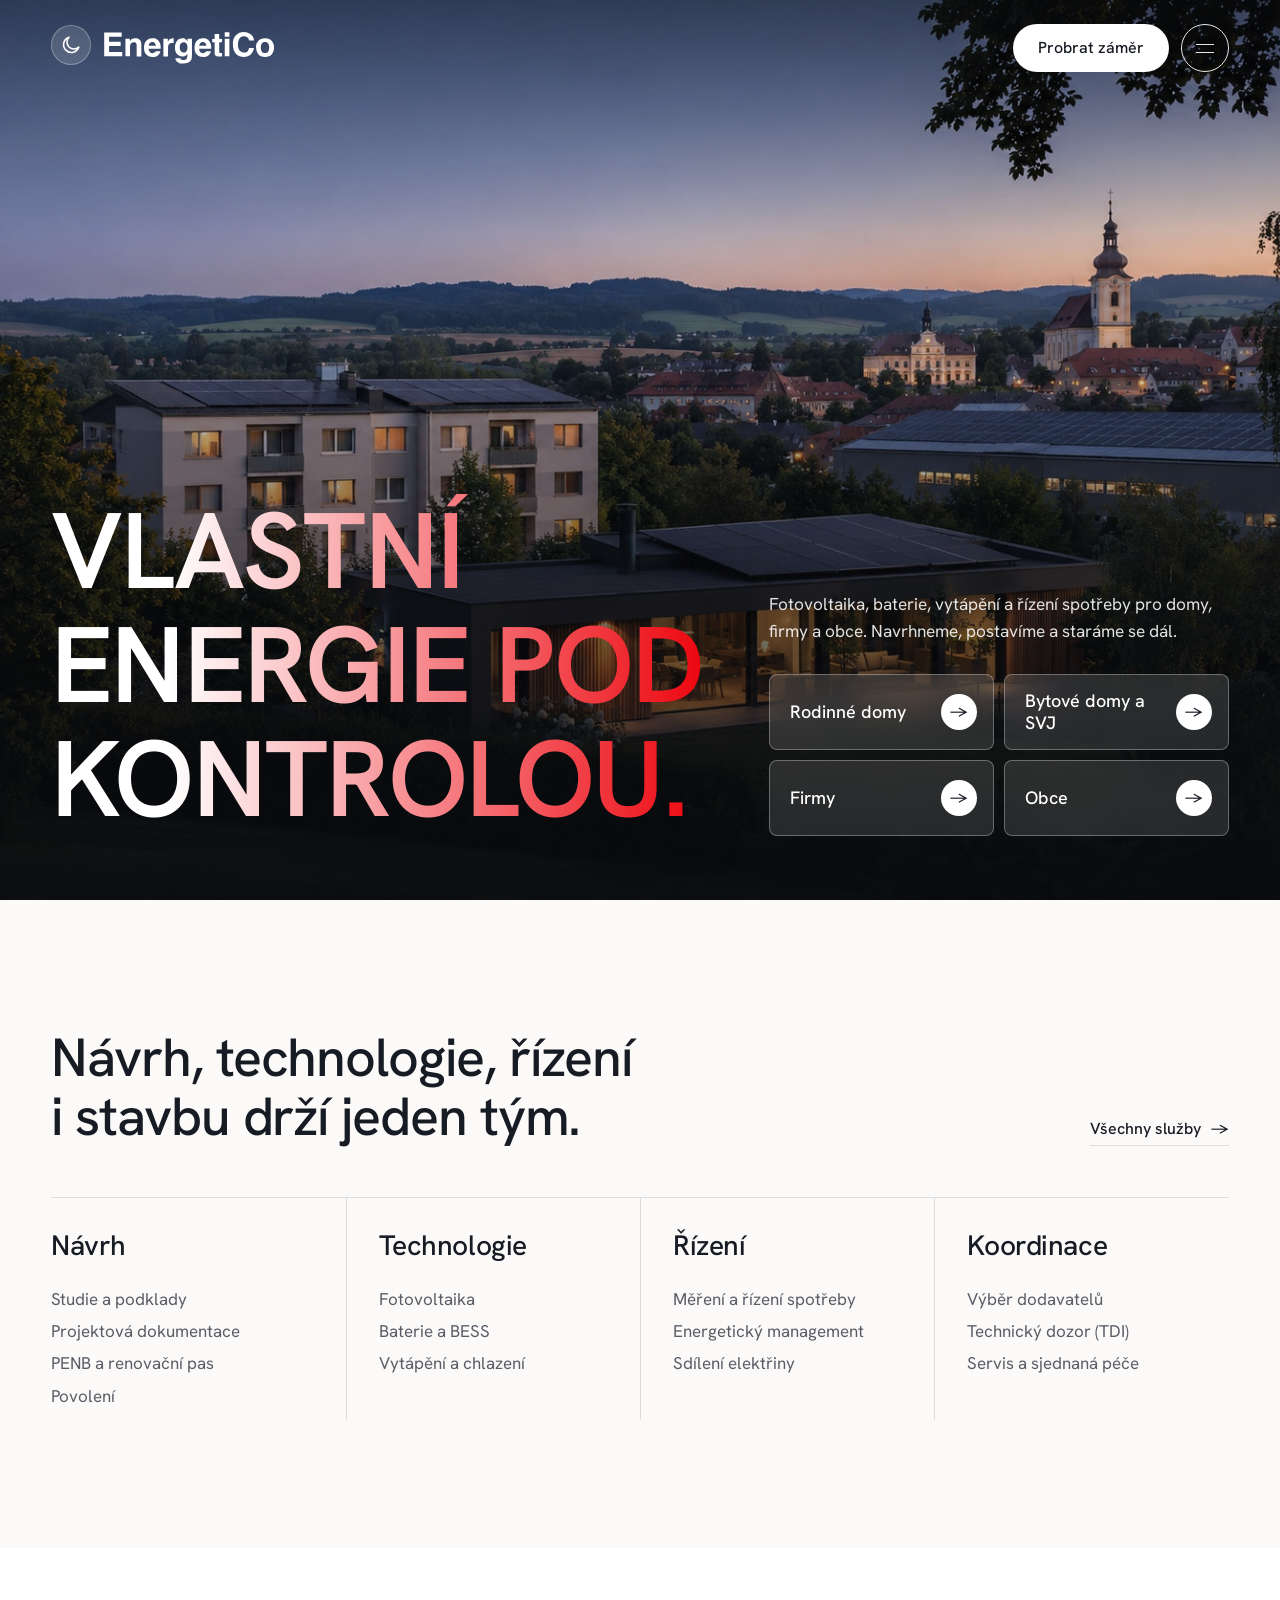
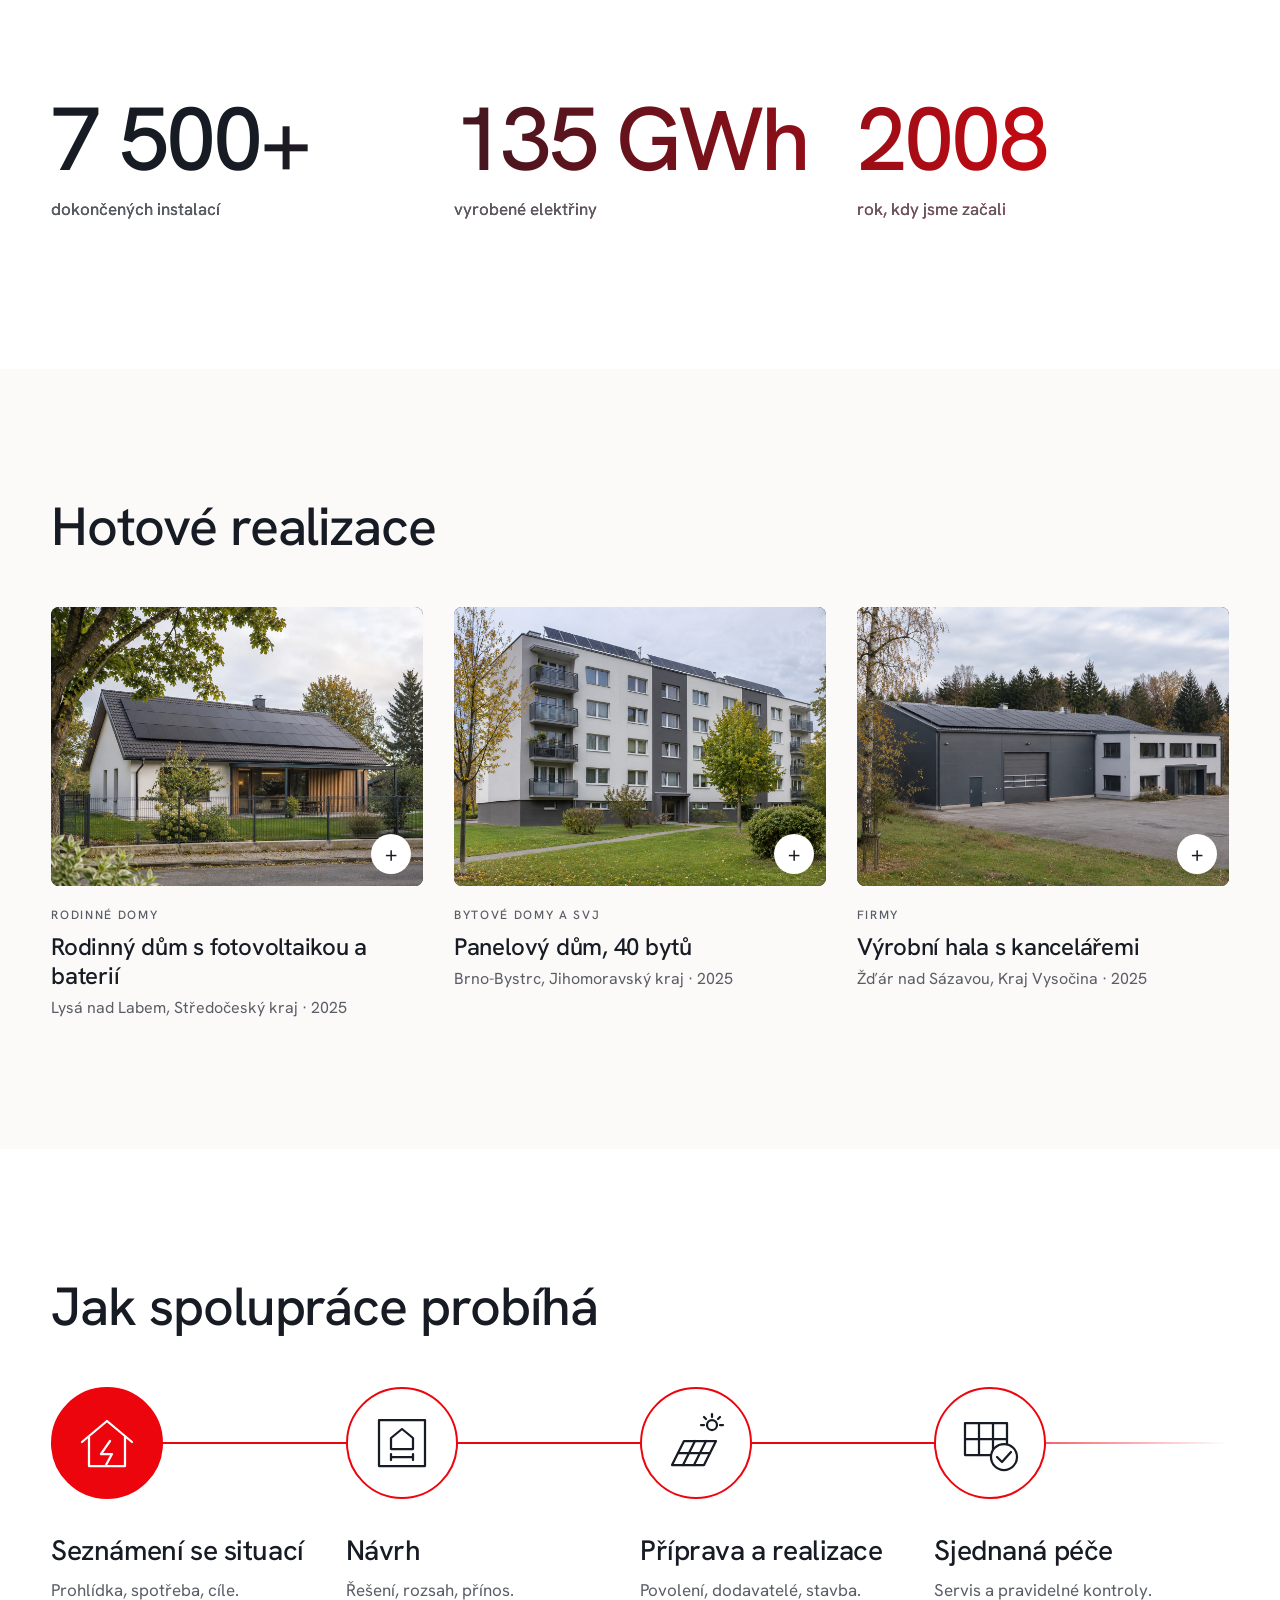
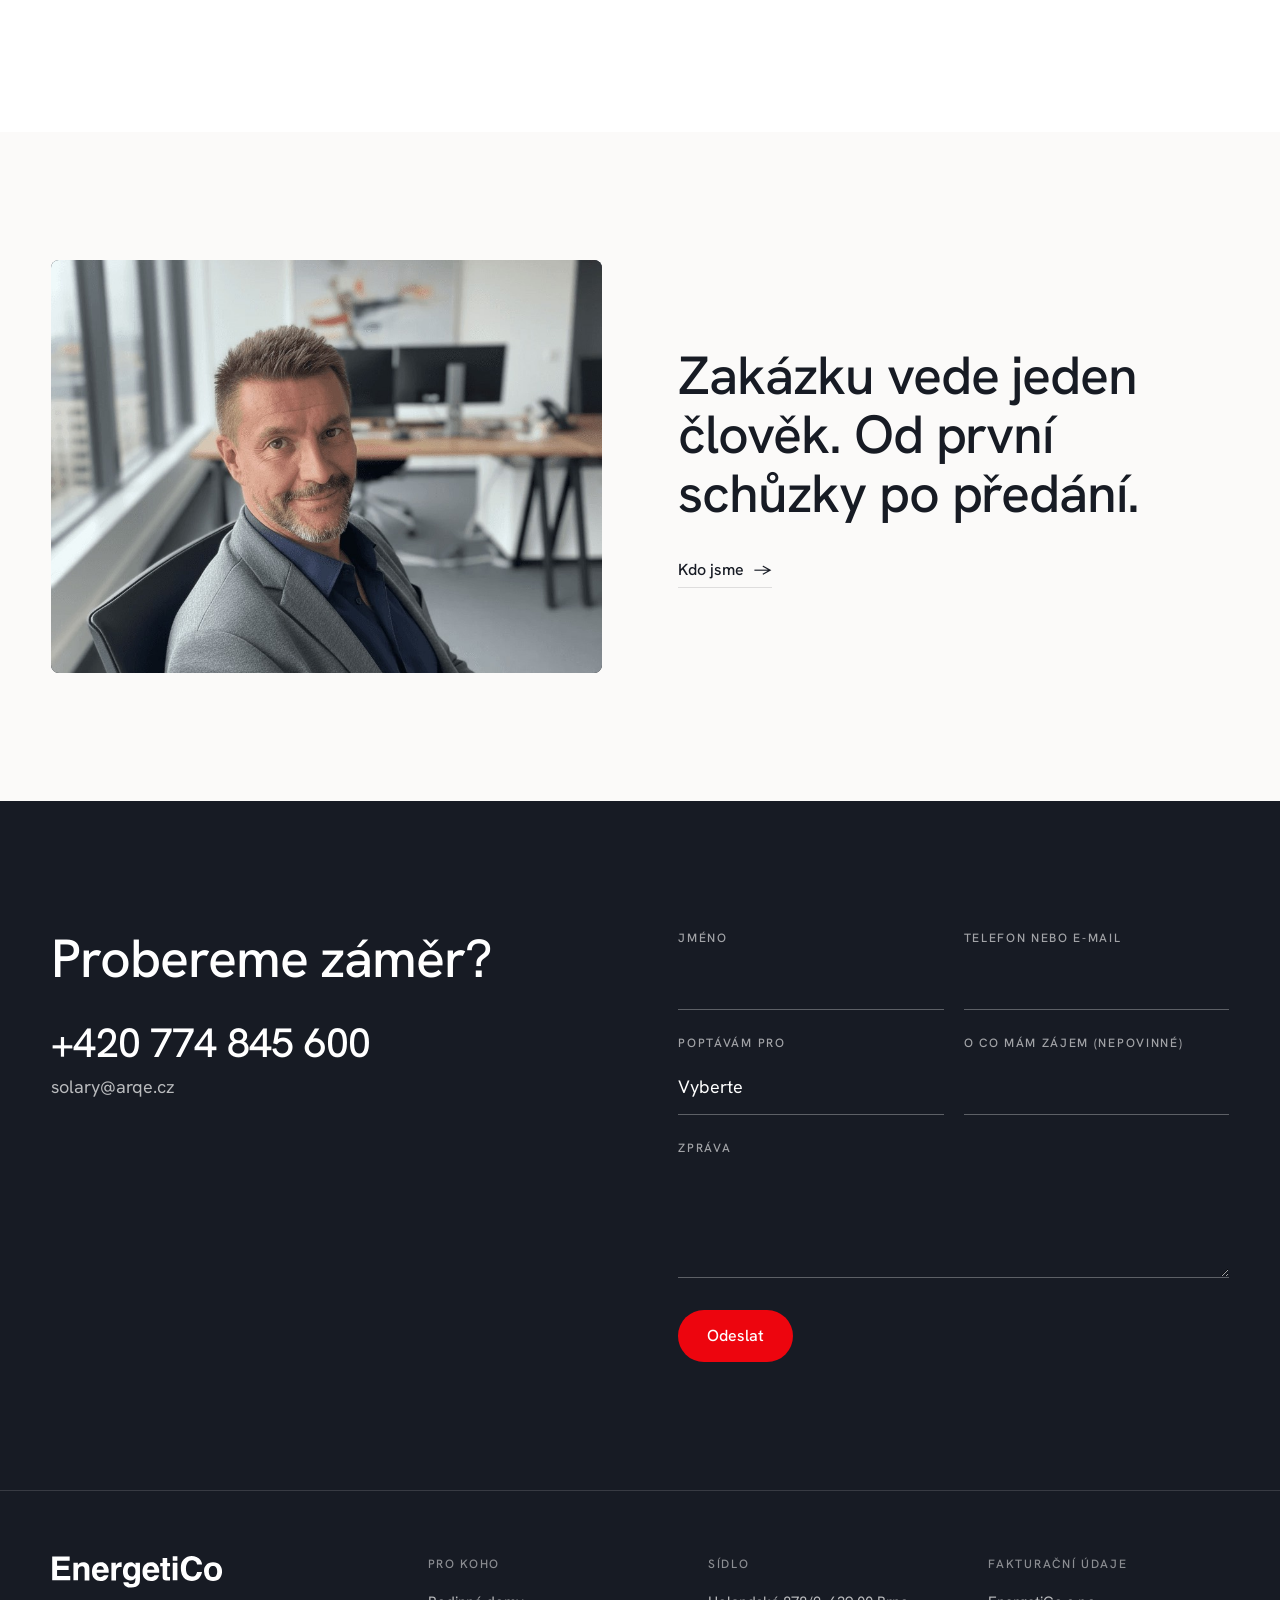
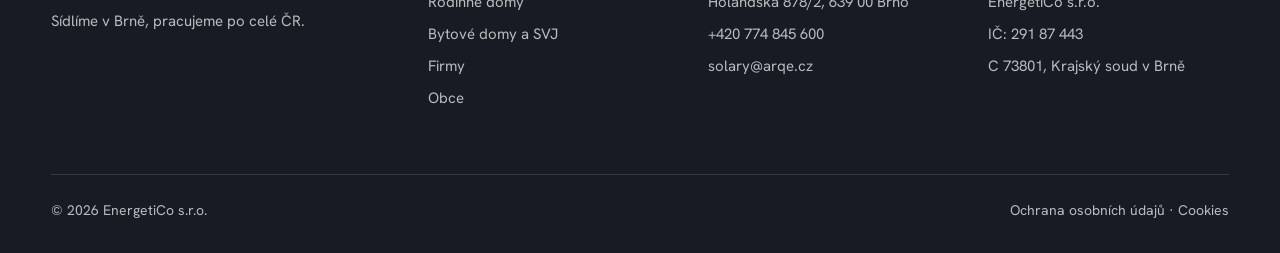
<file: index.html>
<!doctype html>
<html lang="cs">
<head>
  <meta charset="utf-8">
  <meta name="viewport" content="width=device-width, initial-scale=1">
  <title>EnergetiCo — fotovoltaika, vytápění a řízení energie</title>
  <meta name="description" content="Fotovoltaika, baterie, vytápění a řízení spotřeby pro rodinné a bytové domy, firmy a obce. Od návrhu po sjednanou péči.">
  <meta name="robots" content="noindex, nofollow"><!-- slepá šablona; před spuštěním odstranit -->
  <script>try{var m=localStorage.getItem("motiv");if(m)document.documentElement.dataset.motiv=m}catch(e){}try{if(sessionStorage.getItem("prechod")){sessionStorage.removeItem("prechod");document.documentElement.classList.add("prichod")}}catch(e){}</script>
  <link rel="preconnect" href="https://fonts.googleapis.com">
  <link rel="preconnect" href="https://fonts.gstatic.com" crossorigin>
  <link href="https://fonts.googleapis.com/css2?family=Hanken+Grotesk:wght@400;500;600&display=swap" rel="stylesheet">
  <link rel="stylesheet" href="assets/css/web.css">
  <script type="module" src="assets/js/web.js"></script>
</head>
<body>

<!-- ===== HLAVIČKA (stejná na všech stránkách) ===== -->
<header class="hlavicka">
  <div class="obal hlavicka__radek">
    <div class="hlavicka__znacka">
      <!-- Přepínač vzhledu jako v Kapse: v tmavém režimu slunce, ve světlém měsíc -->
      <button class="motiv" type="button" aria-label="Přepnout světlý a tmavý režim" title="Přepnout světlý a tmavý režim">
        <svg class="motiv__slunce" viewBox="0 0 24 24" aria-hidden="true"><circle cx="12" cy="12" r="4"/><path d="M12 2.5v2.5M12 19v2.5M2.5 12H5M19 12h2.5M5.3 5.3l1.8 1.8M16.9 16.9l1.8 1.8M5.3 18.7l1.8-1.8M16.9 7.1l1.8-1.8"/></svg>
        <svg class="motiv__mesic" viewBox="0 0 24 24" aria-hidden="true"><path d="M20.5 14.2A8.5 8.5 0 1 1 9.8 3.5a6.6 6.6 0 0 0 10.7 10.7z"/></svg>
      </button>
      <a class="logo" href="index.html"><span>EnergetiCo</span></a>
    </div>
    <nav class="menu" aria-label="Hlavní menu">
      <a href="index.html" aria-current="page">Úvod</a>
      <a href="rodinne-domy.html">Rodinné domy</a>
      <a href="bytove-domy-svj.html">Bytové domy a SVJ</a>
      <a href="firmy.html">Firmy</a>
      <a href="obce.html">Obce</a>
      <a href="sluzby.html">Služby</a>
      <a href="o-nas.html">O nás</a>
    </nav>
    <div class="hlavicka__akce">
      <a class="tl tl--bile" href="#kontakt">Probrat záměr</a>
      <button class="burger" aria-label="Menu" aria-expanded="false"></button>
    </div>
  </div>
</header>

<main>

<!-- ===== ÚVOD ===== -->
<section class="uvod">
  <div class="uvod__foto foto" data-soubor="uvod.jpg">
    <img src="assets/foto/uvod.jpg" alt="" onerror="this.remove()">
    <!-- druhý snímek úvodu: průmyslový areál, tatáž fotka jako v úvodu stránky Firmy; s prvním se pomalu prolíná -->
    <img class="uvod__druha" src="assets/foto/firmy-uvod.jpg" alt="" onerror="this.remove()">
  </div>
  <div class="uvod__clona"></div>
  <div class="obal uvod__obsah">
    <h1 class="uvod__nadpis">Vlastní energie pod kontrolou.</h1>
    <div>
      <p class="uvod__veta">Fotovoltaika, baterie, vytápění a řízení spotřeby pro domy, firmy a obce. Navrhneme, postavíme a staráme se dál.</p>
      <nav class="segmenty" aria-label="Pro koho pracujeme">
        <a class="segment" href="rodinne-domy.html">Rodinné domy</a>
        <a class="segment" href="bytove-domy-svj.html">Bytové domy a SVJ</a>
        <a class="segment" href="firmy.html">Firmy</a>
        <a class="segment" href="obce.html">Obce</a>
      </nav>
    </div>
  </div>
</section>

<section class="sekce" id="propojeni">
  <div class="obal">
    <div class="sekce__hlava">
      <h2 class="nadpis">Návrh, technologie, řízení i stavbu drží jeden tým.</h2>
      <a class="odkaz" href="sluzby.html">Všechny služby</a>
    </div>
    <ul class="propojeni">
      <li><h3>Návrh</h3><ul><li>Studie a podklady</li><li>Projektová dokumentace</li><li>PENB a renovační pas</li><li>Povolení</li></ul></li>
      <li><h3>Technologie</h3><ul><li>Fotovoltaika</li><li>Baterie a BESS</li><li>Vytápění a chlazení</li></ul></li>
      <li><h3>Řízení</h3><ul><li>Měření a řízení spotřeby</li><li>Energetický management</li><li>Sdílení elektřiny</li></ul></li>
      <li><h3>Koordinace</h3><ul><li>Výběr dodavatelů</li><li>Technický dozor (TDI)</li><li>Servis a sjednaná péče</li></ul></li>
    </ul>
  </div>
</section>

<!-- Čísla převzatá z původního webu ve Frameru — PŘED SPUŠTĚNÍM OVĚŘIT u EnergetiCo -->
<section class="sekce sekce--plocha" id="cisla">
  <div class="obal">
    <dl class="cisla">
      <div><dt>7 500+</dt><dd>dokončených instalací</dd></div>
      <div><dt>135 GWh</dt><dd>vyrobené elektřiny</dd></div>
      <div><dt>2008</dt><dd>rok, kdy jsme začali</dd></div>
    </dl>
  </div>
</section>

<!-- Výběr z data/reference.json — položky s "homepage": true -->
<section class="sekce" id="ukazky">
  <div class="obal">
    <div class="sekce__hlava">
      <h2 class="nadpis">Hotové realizace</h2>
    </div>
    <div class="reference" data-reference="homepage"></div>
  </div>
</section>

<section class="sekce sekce--plocha" id="spoluprace">
  <div class="obal">
    <div class="sekce__hlava">
      <h2 class="nadpis">Jak spolupráce probíhá</h2>
    </div>
    <ol class="kroky">
      <li><svg viewBox="0 0 64 64" aria-hidden="true"><path d="M7 31 32 10l25 21"/><path d="M14 26v29h36V26"/><path d="M35 30 26 43h11l-6 11"/></svg><h3>Seznámení se situací</h3><p>Prohlídka, spotřeba, cíle.</p></li>
      <li><svg viewBox="0 0 64 64" aria-hidden="true"><path d="M9 9h46v46H9z"/><path d="M21 38V27l11-9 11 9v11z"/><path d="M21 46h22M21 43v6M43 43v6"/></svg><h3>Návrh</h3><p>Řešení, rozsah, přínos.</p></li>
      <li><svg viewBox="0 0 64 64" aria-hidden="true"><path d="M8 54 20 30h32L40 54z"/><path d="M14 42h32M31 30 19 54M42 30 30 54"/><circle cx="48" cy="14" r="5"/><path d="M48 3v3M37 14h3M56 14h3M40 6l2 2M56 6l-2 2"/></svg><h3>Příprava a realizace</h3><p>Povolení, dodavatelé, stavba.</p></li>
      <li><svg viewBox="0 0 64 64" aria-hidden="true"><path d="M7 12h42v32H7z"/><path d="M7 28h42M21 12v32M35 12v32"/><circle class="vypln" cx="46" cy="46" r="13"/><path d="m39 46 5 5 9-10"/></svg><h3>Sjednaná péče</h3><p>Servis a pravidelné kontroly.</p></li>
    </ol>
  </div>
</section>

<section class="sekce" id="lide">
  <div class="obal dvojice">
    <div class="foto foto--4x3 foto--r" data-soubor="tym.jpg — skutečná fotografie týmu">
      <img src="assets/foto/tym.jpg" alt="Tým EnergetiCo" decoding="async" onerror="this.remove()">
    </div>
    <div>
      <h2 class="nadpis">Zakázku vede jeden člověk. Od první schůzky po předání.</h2>
      <a class="odkaz" href="o-nas.html">Kdo jsme</a>
    </div>
  </div>
</section>

<!-- ===== KONTAKT (stejný na všech stránkách) ===== -->
<section class="kontakt" id="kontakt">
  <div class="obal kontakt__mrizka">
    <div>
      <h2 class="nadpis">Probereme záměr?</h2>
      <a class="kontakt__telefon" href="tel:+420774845600">+420 774 845 600</a>
      <a class="kontakt__mail" href="mailto:solary@arqe.cz">solary@arqe.cz</a>
    </div>
    <form class="formular" novalidate>
      <div class="pole"><label for="f-jmeno">Jméno</label><input id="f-jmeno" name="jmeno" autocomplete="name" required></div>
      <div class="pole"><label for="f-kontakt">Telefon nebo e-mail</label><input id="f-kontakt" name="kontakt" required></div>
      <div class="pole">
        <label for="f-segment">Poptávám pro</label>
        <select id="f-segment" name="segment">
          <option value="">Vyberte</option>
          <option value="rodinne-domy">rodinný dům</option>
          <option value="bytove-domy-svj">bytový dům nebo SVJ</option>
          <option value="firmy">firmu</option>
          <option value="obce">obec</option>
        </select>
      </div>
      <div class="pole"><label for="f-sluzba">O co mám zájem (nepovinné)</label><input id="f-sluzba" name="sluzba"></div>
      <div class="pole pole--cele"><label for="f-zprava">Zpráva</label><textarea id="f-zprava" name="zprava" rows="3"></textarea></div>
      <div class="formular__pata">
        <button class="tl tl--plne" type="submit">Odeslat</button>
        <span class="formular__stav" role="status"></span>
      </div>
    </form>
  </div>
</section>

</main>

<!-- ===== PATIČKA (stejná na všech stránkách) ===== -->
<footer class="paticka">
  <div class="obal">
    <div class="paticka__mrizka">
      <div>
        <a class="logo" href="index.html"><span>EnergetiCo</span></a>
        <p>Sídlíme v Brně, pracujeme po celé ČR.</p>
      </div>
      <div>
        <h3>Pro koho</h3>
        <ul>
          <li><a href="rodinne-domy.html">Rodinné domy</a></li>
          <li><a href="bytove-domy-svj.html">Bytové domy a SVJ</a></li>
          <li><a href="firmy.html">Firmy</a></li>
          <li><a href="obce.html">Obce</a></li>
        </ul>
      </div>
      <div>
        <h3>Sídlo</h3>
        <ul>
          <li>Holandská 878/2, 639 00 Brno</li>
          <li><a href="tel:+420774845600">+420 774 845 600</a></li>
          <li><a href="mailto:solary@arqe.cz">solary@arqe.cz</a></li>
        </ul>
      </div>
      <div>
        <h3>Fakturační údaje</h3>
        <ul>
          <li>EnergetiCo s.r.o.</li>
          <li>IČ: 291 87 443</li>
          <li>C 73801, Krajský soud v Brně</li>
        </ul>
      </div>
    </div>
    <div class="paticka__spodek">
      <span>© 2026 EnergetiCo s.r.o.</span>
      <span><a href="ochrana-udaju.html">Ochrana osobních údajů</a> · <a href="cookies.html">Cookies</a></span>
    </div>
  </div>
</footer>

</body>
</html>
</file>
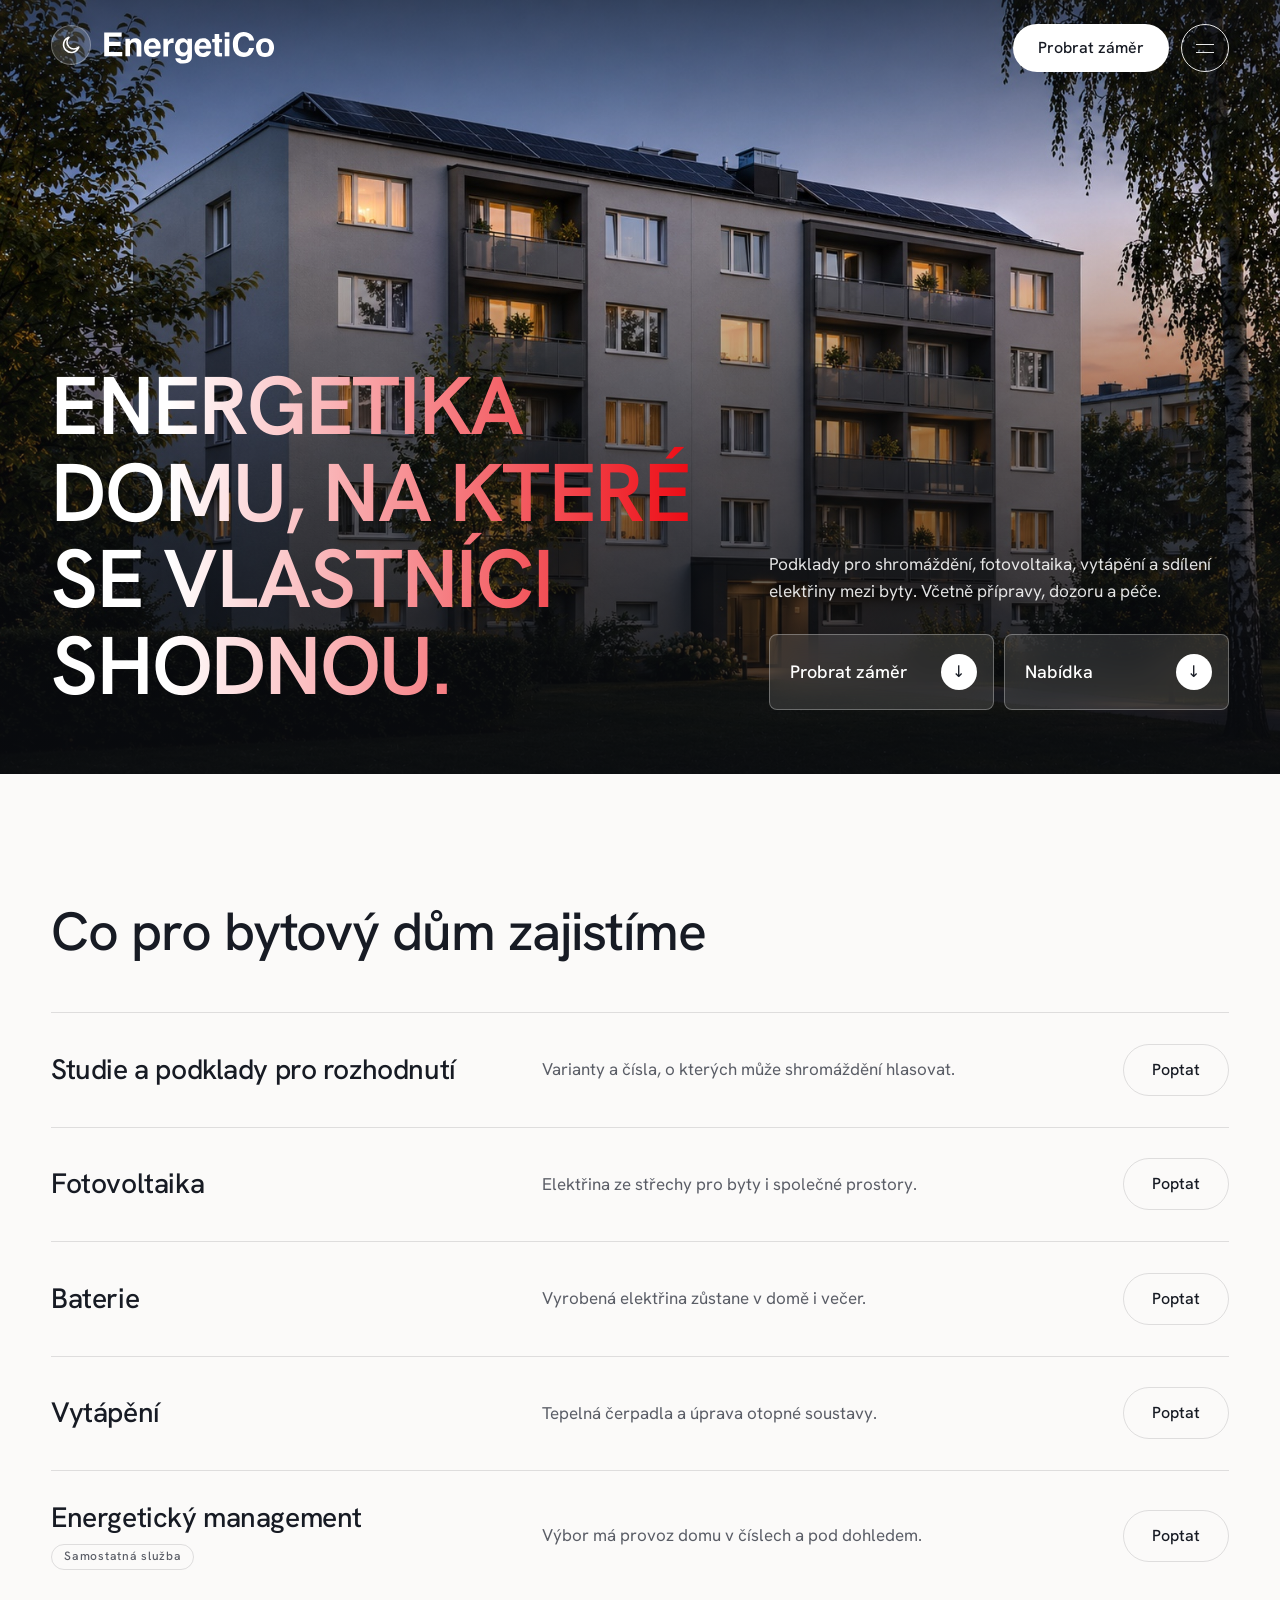
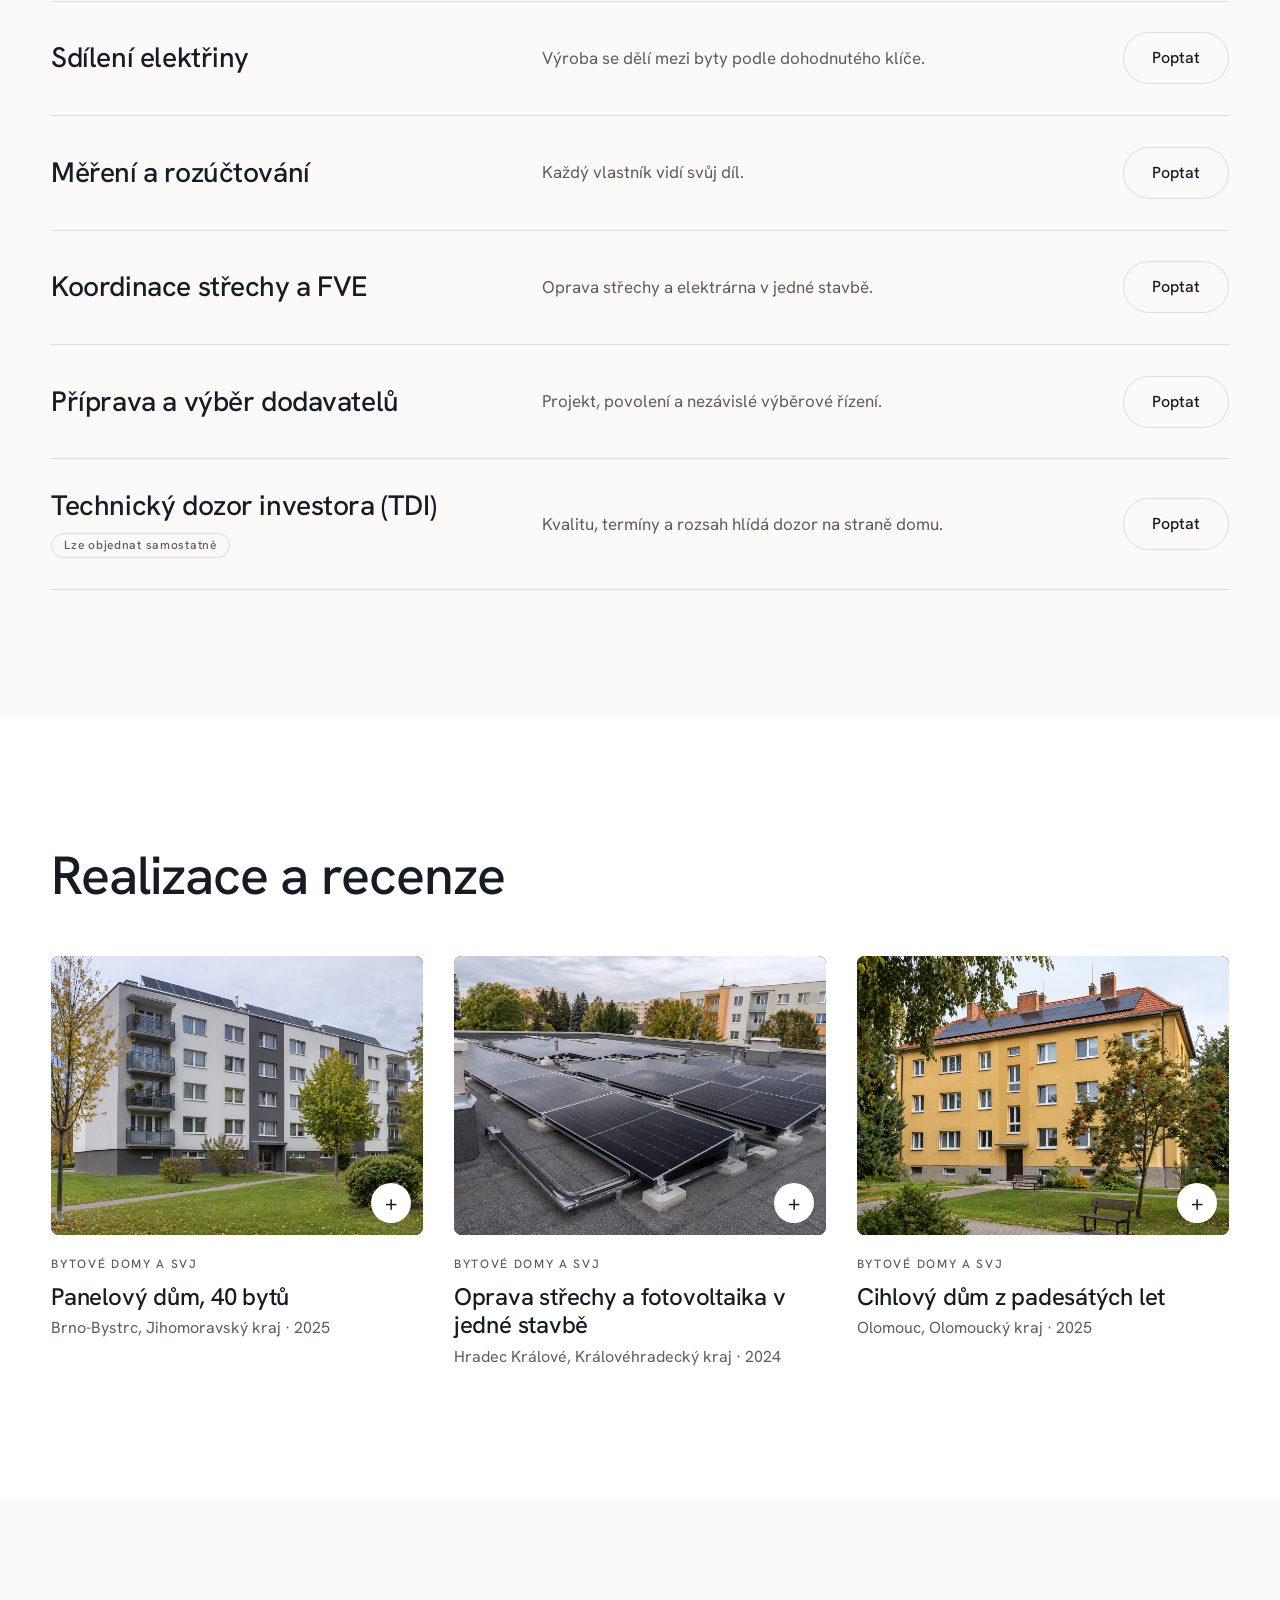
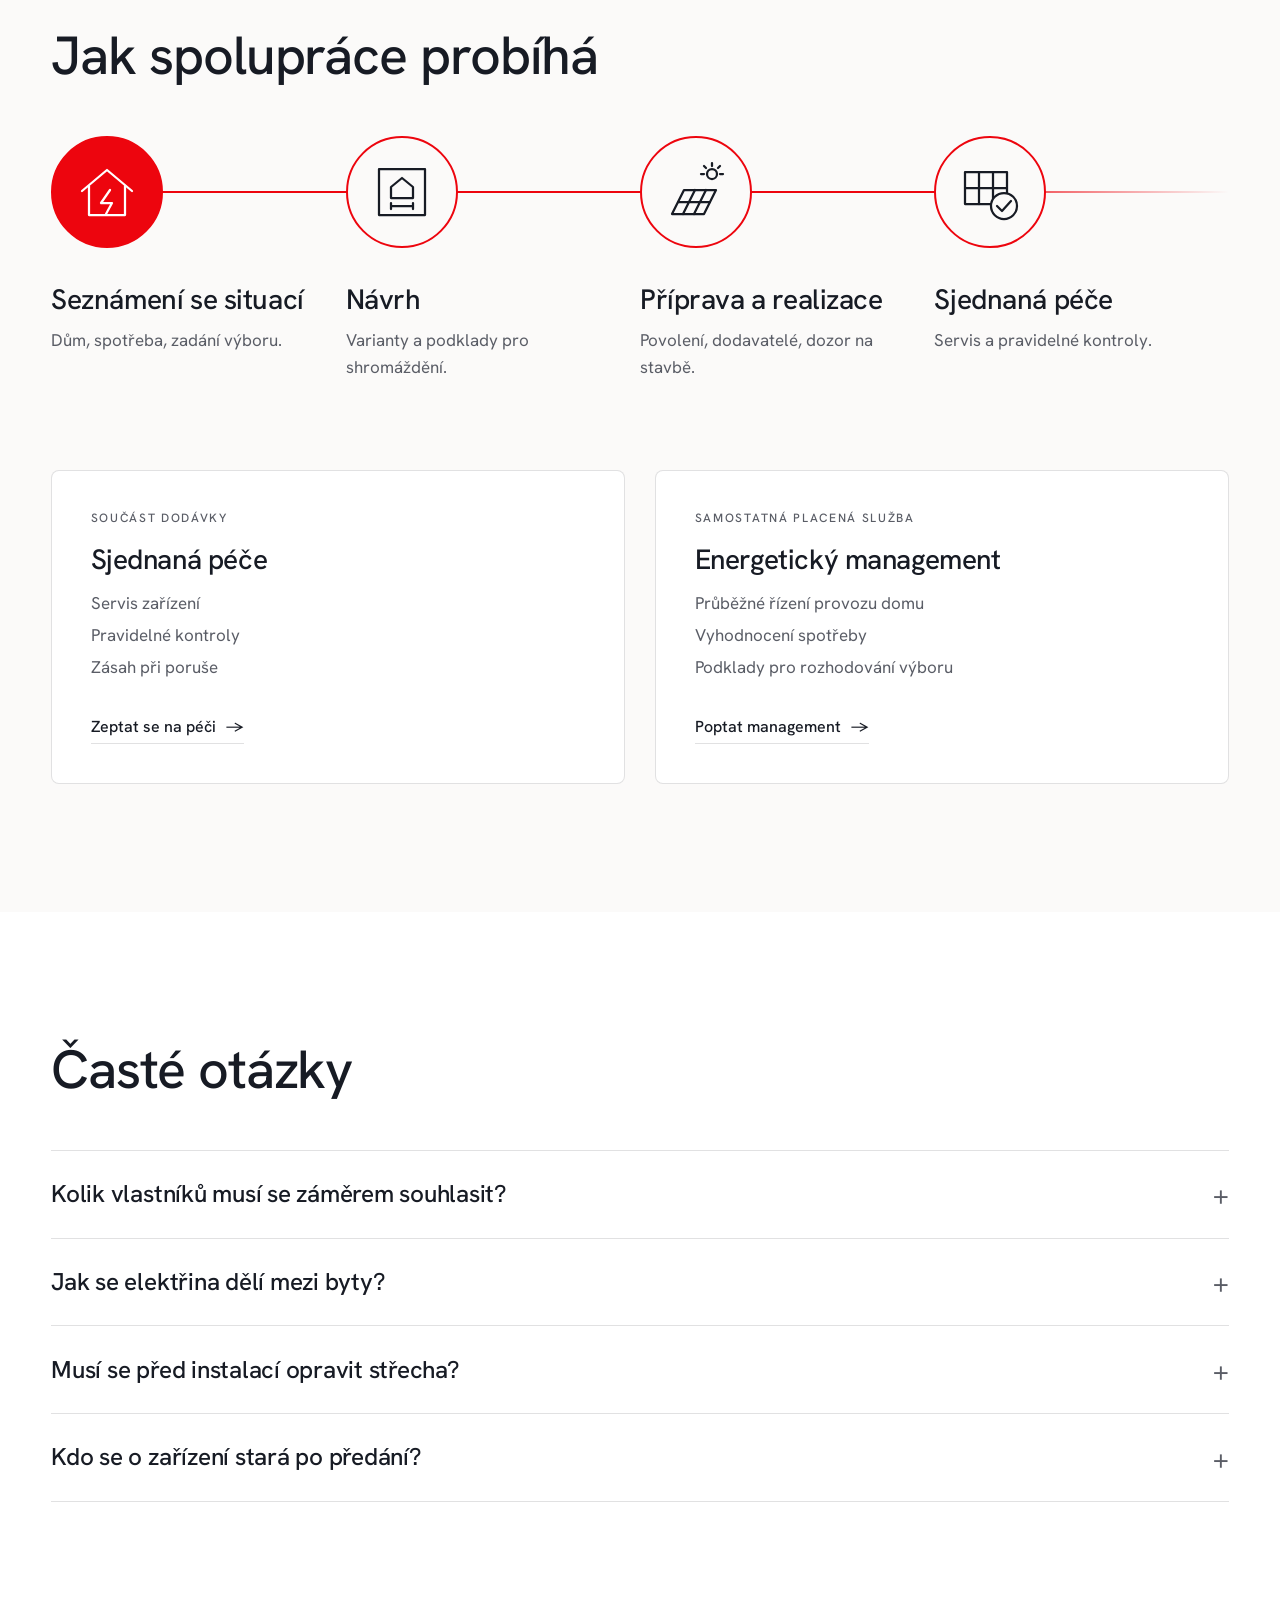
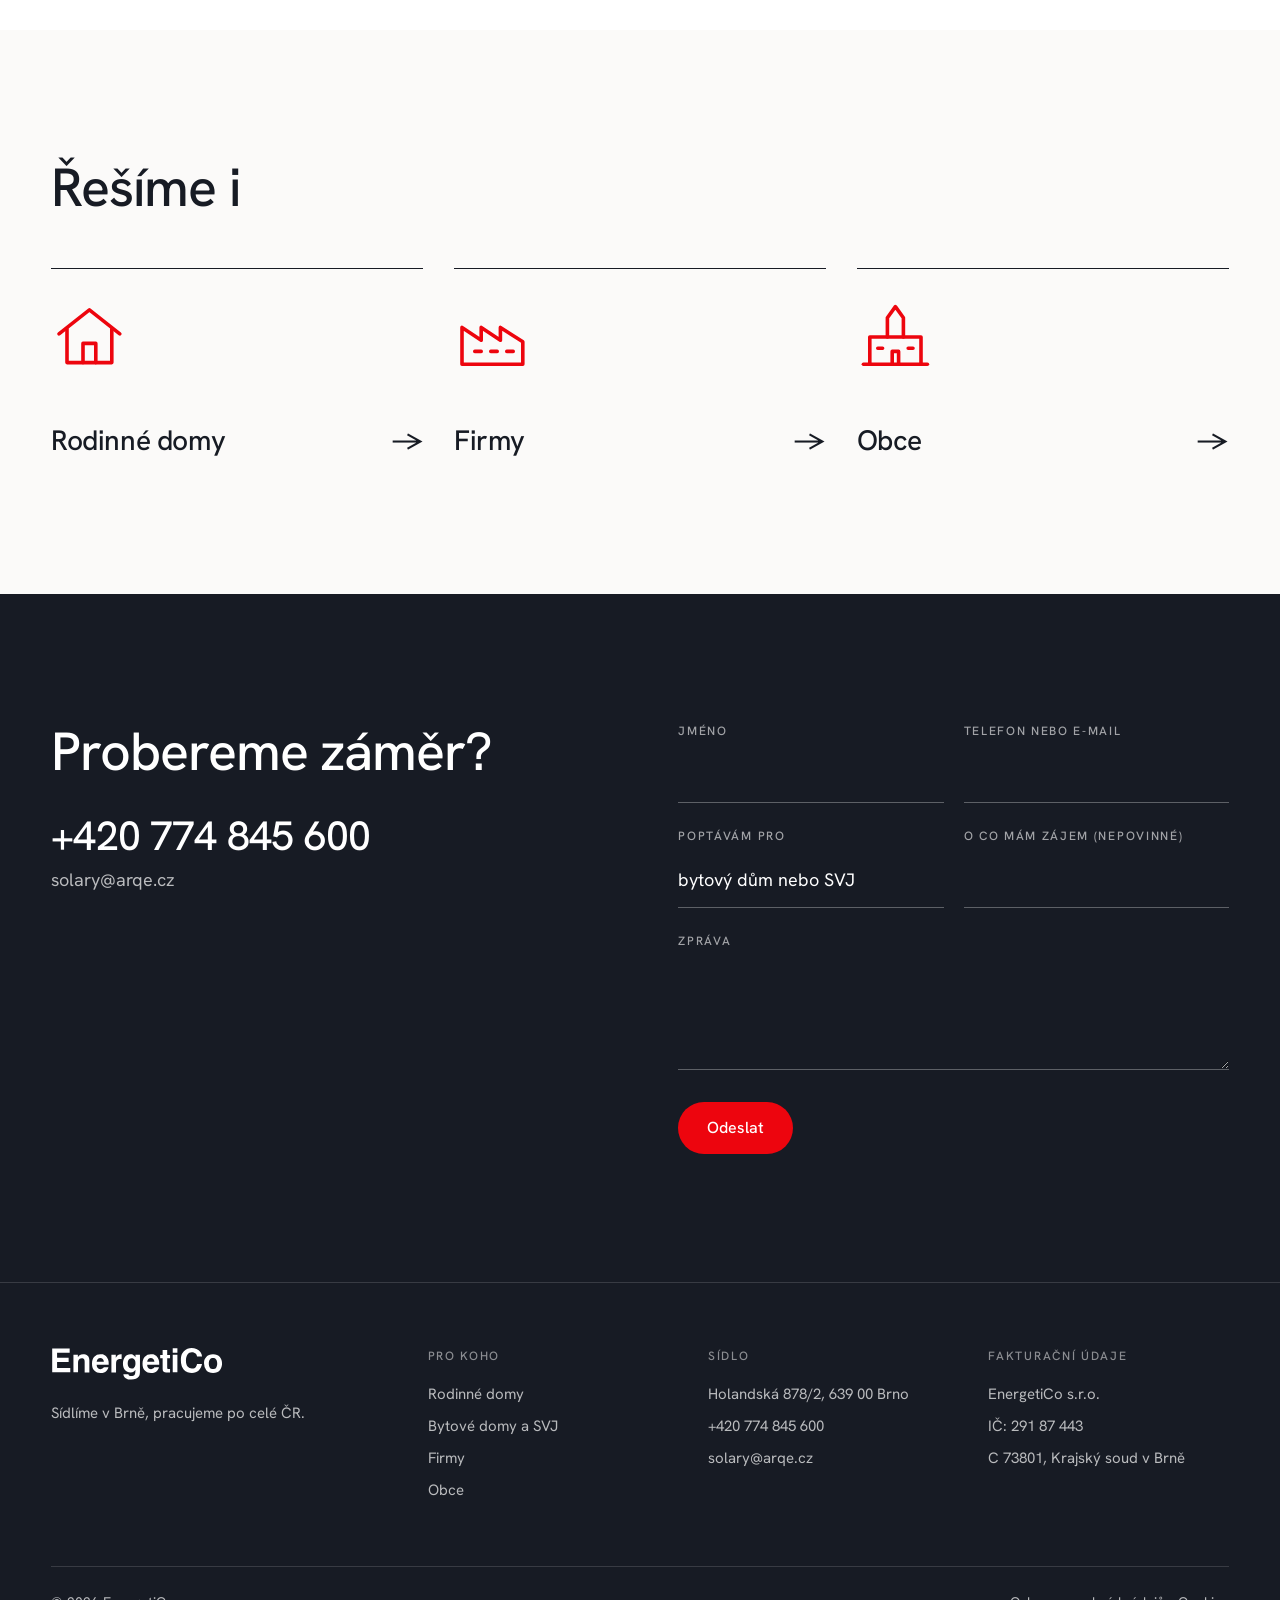
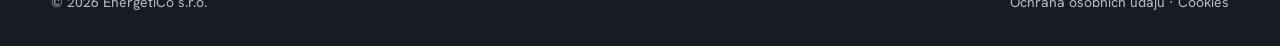
<file: bytove-domy-svj.html>
<!doctype html>
<html lang="cs">
<head>
  <meta charset="utf-8">
  <meta name="viewport" content="width=device-width, initial-scale=1">
  <title>Bytové domy a SVJ — EnergetiCo</title>
  <meta name="description" content="Studie, fotovoltaika, vytápění, energetický management, sdílení a rozúčtování pro bytové domy a SVJ.">
  <meta name="robots" content="noindex, nofollow"><!-- slepá šablona; před spuštěním odstranit -->
  <script>try{var m=localStorage.getItem("motiv");if(m)document.documentElement.dataset.motiv=m}catch(e){}try{if(sessionStorage.getItem("prechod")){sessionStorage.removeItem("prechod");document.documentElement.classList.add("prichod")}}catch(e){}</script>
  <link rel="preconnect" href="https://fonts.googleapis.com">
  <link rel="preconnect" href="https://fonts.gstatic.com" crossorigin>
  <link href="https://fonts.googleapis.com/css2?family=Hanken+Grotesk:wght@400;500;600&display=swap" rel="stylesheet">
  <link rel="stylesheet" href="assets/css/web.css">
  <script type="module" src="assets/js/web.js"></script>
</head>
<body data-segment="bytove-domy-svj">

<!-- ===== HLAVIČKA (stejná na všech stránkách) ===== -->
<header class="hlavicka">
  <div class="obal hlavicka__radek">
    <div class="hlavicka__znacka">
      <!-- Přepínač vzhledu jako v Kapse: v tmavém režimu slunce, ve světlém měsíc -->
      <button class="motiv" type="button" aria-label="Přepnout světlý a tmavý režim" title="Přepnout světlý a tmavý režim">
        <svg class="motiv__slunce" viewBox="0 0 24 24" aria-hidden="true"><circle cx="12" cy="12" r="4"/><path d="M12 2.5v2.5M12 19v2.5M2.5 12H5M19 12h2.5M5.3 5.3l1.8 1.8M16.9 16.9l1.8 1.8M5.3 18.7l1.8-1.8M16.9 7.1l1.8-1.8"/></svg>
        <svg class="motiv__mesic" viewBox="0 0 24 24" aria-hidden="true"><path d="M20.5 14.2A8.5 8.5 0 1 1 9.8 3.5a6.6 6.6 0 0 0 10.7 10.7z"/></svg>
      </button>
      <a class="logo" href="index.html"><span>EnergetiCo</span></a>
    </div>
    <nav class="menu" aria-label="Hlavní menu">
      <a href="index.html">Úvod</a>
      <a href="rodinne-domy.html">Rodinné domy</a>
      <a href="bytove-domy-svj.html" aria-current="page">Bytové domy a SVJ</a>
      <a href="firmy.html">Firmy</a>
      <a href="obce.html">Obce</a>
      <a href="sluzby.html">Služby</a>
      <a href="o-nas.html">O nás</a>
    </nav>
    <div class="hlavicka__akce">
      <a class="tl tl--bile" href="#kontakt">Probrat záměr</a>
      <button class="burger" aria-label="Menu" aria-expanded="false"></button>
    </div>
  </div>
</header>

<main>

<!-- ===== ÚVOD ===== -->
<section class="uvod uvod--nizsi">
  <div class="uvod__foto foto" data-soubor="svj-uvod.jpg">
    <img src="assets/foto/svj-uvod.jpg" alt="" onerror="this.remove()">
  </div>
  <div class="uvod__clona"></div>
  <div class="obal uvod__obsah">
    <h1 class="uvod__nadpis">Energetika domu, na které se vlastníci shodnou.</h1>
    <div>
      <p class="uvod__veta">Podklady pro shromáždění, fotovoltaika, vytápění a sdílení elektřiny mezi byty. Včetně přípravy, dozoru a péče.</p>
      <nav class="segmenty" aria-label="Na této stránce">
        <a class="segment segment--dolu" href="#kontakt">Probrat záměr</a>
        <a class="segment segment--dolu" href="#nabidka">Nabídka</a>
      </nav>
    </div>
  </div>
</section>

<!-- Každý řádek má kotvu (id). Stránka Služby na ně odkazuje přímo, např. bytove-domy-svj.html#fotovoltaika -->
<section class="sekce" id="nabidka">
  <div class="obal">
    <div class="sekce__hlava">
      <h2 class="nadpis">Co pro bytový dům zajistíme</h2>
    </div>
    <div class="nabidka">
      <article class="nabidka__radek" id="studie">
        <h3>Studie a podklady pro rozhodnutí</h3>
        <p>Varianty a čísla, o kterých může shromáždění hlasovat.</p>
        <a class="tl tl--obrys" href="#kontakt" data-sluzba="Studie a podklady pro rozhodnutí">Poptat</a>
      </article>
      <article class="nabidka__radek" id="fotovoltaika">
        <h3>Fotovoltaika</h3>
        <p>Elektřina ze střechy pro byty i společné prostory.</p>
        <a class="tl tl--obrys" href="#kontakt" data-sluzba="Fotovoltaika">Poptat</a>
      </article>
      <article class="nabidka__radek" id="baterie">
        <h3>Baterie</h3>
        <p>Vyrobená elektřina zůstane v domě i večer.</p>
        <a class="tl tl--obrys" href="#kontakt" data-sluzba="Baterie">Poptat</a>
      </article>
      <article class="nabidka__radek" id="vytapeni">
        <h3>Vytápění</h3>
        <p>Tepelná čerpadla a úprava otopné soustavy.</p>
        <a class="tl tl--obrys" href="#kontakt" data-sluzba="Vytápění">Poptat</a>
      </article>
      <article class="nabidka__radek" id="energeticky-management">
        <h3>Energetický management<br><span class="stitek">Samostatná služba</span></h3>
        <p>Výbor má provoz domu v číslech a pod dohledem.</p>
        <a class="tl tl--obrys" href="#kontakt" data-sluzba="Energetický management">Poptat</a>
      </article>
      <article class="nabidka__radek" id="sdileni">
        <h3>Sdílení elektřiny</h3>
        <p>Výroba se dělí mezi byty podle dohodnutého klíče.</p>
        <a class="tl tl--obrys" href="#kontakt" data-sluzba="Sdílení elektřiny">Poptat</a>
      </article>
      <article class="nabidka__radek" id="mereni">
        <h3>Měření a rozúčtování</h3>
        <p>Každý vlastník vidí svůj díl.</p>
        <a class="tl tl--obrys" href="#kontakt" data-sluzba="Měření a rozúčtování">Poptat</a>
      </article>
      <article class="nabidka__radek" id="strecha">
        <h3>Koordinace střechy a FVE</h3>
        <p>Oprava střechy a elektrárna v jedné stavbě.</p>
        <a class="tl tl--obrys" href="#kontakt" data-sluzba="Koordinace střechy a FVE">Poptat</a>
      </article>
      <article class="nabidka__radek" id="priprava">
        <h3>Příprava a výběr dodavatelů</h3>
        <p>Projekt, povolení a nezávislé výběrové řízení.</p>
        <a class="tl tl--obrys" href="#kontakt" data-sluzba="Příprava a výběr dodavatelů">Poptat</a>
      </article>
      <article class="nabidka__radek" id="tdi">
        <h3>Technický dozor investora (TDI)<br><span class="stitek">Lze objednat samostatně</span></h3>
        <p>Kvalitu, termíny a rozsah hlídá dozor na straně domu.</p>
        <a class="tl tl--obrys" href="#kontakt" data-sluzba="Technický dozor investora (TDI)">Poptat</a>
      </article>
    </div>
  </div>
</section>

<!-- Z data/reference.json — položky se segmentem "bytove-domy-svj" -->
<section class="sekce sekce--plocha" id="realizace">
  <div class="obal">
    <div class="sekce__hlava">
      <h2 class="nadpis">Realizace a recenze</h2>
    </div>
    <div class="reference" data-reference="bytove-domy-svj"></div>
  </div>
</section>

<section class="sekce" id="spoluprace">
  <div class="obal">
    <div class="sekce__hlava">
      <h2 class="nadpis">Jak spolupráce probíhá</h2>
    </div>
    <ol class="kroky">
      <li><svg viewBox="0 0 64 64" aria-hidden="true"><path d="M7 31 32 10l25 21"/><path d="M14 26v29h36V26"/><path d="M35 30 26 43h11l-6 11"/></svg><h3>Seznámení se situací</h3><p>Dům, spotřeba, zadání výboru.</p></li>
      <li><svg viewBox="0 0 64 64" aria-hidden="true"><path d="M9 9h46v46H9z"/><path d="M21 38V27l11-9 11 9v11z"/><path d="M21 46h22M21 43v6M43 43v6"/></svg><h3>Návrh</h3><p>Varianty a podklady pro shromáždění.</p></li>
      <li><svg viewBox="0 0 64 64" aria-hidden="true"><path d="M8 54 20 30h32L40 54z"/><path d="M14 42h32M31 30 19 54M42 30 30 54"/><circle cx="48" cy="14" r="5"/><path d="M48 3v3M37 14h3M56 14h3M40 6l2 2M56 6l-2 2"/></svg><h3>Příprava a realizace</h3><p>Povolení, dodavatelé, dozor na stavbě.</p></li>
      <li><svg viewBox="0 0 64 64" aria-hidden="true"><path d="M7 12h42v32H7z"/><path d="M7 28h42M21 12v32M35 12v32"/><circle class="vypln" cx="46" cy="46" r="13"/><path d="m39 46 5 5 9-10"/></svg><h3>Sjednaná péče</h3><p>Servis a pravidelné kontroly.</p></li>
    </ol>

    <!-- Běžná sjednaná péče × placený energetický management -->
    <div class="pece" id="pece" style="margin-top: clamp(56px, 7vw, 112px)">
      <div class="pece__karta">
        <p class="navesti">Součást dodávky</p>
        <h3>Sjednaná péče</h3>
        <ul><li>Servis zařízení</li><li>Pravidelné kontroly</li><li>Zásah při poruše</li></ul>
        <a class="odkaz" href="#kontakt" data-sluzba="Sjednaná péče">Zeptat se na péči</a>
      </div>
      <div class="pece__karta">
        <p class="navesti">Samostatná placená služba</p>
        <h3>Energetický management</h3>
        <ul><li>Průběžné řízení provozu domu</li><li>Vyhodnocení spotřeby</li><li>Podklady pro rozhodování výboru</li></ul>
        <a class="odkaz" href="#kontakt" data-sluzba="Energetický management">Poptat management</a>
      </div>
    </div>
  </div>
</section>

<!-- Otázky jsou zástupné, znění a odpovědi dodá EnergetiCo -->
<section class="sekce sekce--plocha" id="otazky">
  <div class="obal">
    <div class="sekce__hlava">
      <h2 class="nadpis">Časté otázky</h2>
    </div>
    <div class="otazky">
      <details><summary>Kolik vlastníků musí se záměrem souhlasit?</summary><p>Odpověď doplní EnergetiCo.</p></details>
      <details><summary>Jak se elektřina dělí mezi byty?</summary><p>Odpověď doplní EnergetiCo.</p></details>
      <details><summary>Musí se před instalací opravit střecha?</summary><p>Odpověď doplní EnergetiCo.</p></details>
      <details><summary>Kdo se o zařízení stará po předání?</summary><p>Odpověď doplní EnergetiCo.</p></details>
    </div>
  </div>
</section>

<section class="sekce" id="dalsi">
  <div class="obal">
    <div class="sekce__hlava">
      <h2 class="nadpis">Řešíme i</h2>
    </div>
    <nav class="dalsi">
      <a href="rodinne-domy.html"><svg viewBox="0 0 48 48" aria-hidden="true"><path d="M5 23 24 8l19 15"/><path d="M10 20v21h28V20"/><path d="M20 41V29h8v12"/></svg><span>Rodinné domy</span></a>
      <a href="firmy.html"><svg viewBox="0 0 48 48" aria-hidden="true"><path d="M5 42V19l12 8v-8l12 8v-8l14 9v14z"/><path d="M13 34h4M23 34h4M33 34h4"/></svg><span>Firmy</span></a>
      <a href="obce.html"><svg viewBox="0 0 48 48" aria-hidden="true"><path d="M8 42V25h32v17"/><path d="M19 25V13l5-7 5 7v12"/><path d="M4 42h40"/><path d="M22 42v-8h4v8"/><path d="M13 32h3M32 32h3"/></svg><span>Obce</span></a>
    </nav>
  </div>
</section>

<!-- ===== KONTAKT (stejný na všech stránkách) ===== -->
<section class="kontakt" id="kontakt">
  <div class="obal kontakt__mrizka">
    <div>
      <h2 class="nadpis">Probereme záměr?</h2>
      <a class="kontakt__telefon" href="tel:+420774845600">+420 774 845 600</a>
      <a class="kontakt__mail" href="mailto:solary@arqe.cz">solary@arqe.cz</a>
    </div>
    <form class="formular" novalidate>
      <div class="pole"><label for="f-jmeno">Jméno</label><input id="f-jmeno" name="jmeno" autocomplete="name" required></div>
      <div class="pole"><label for="f-kontakt">Telefon nebo e-mail</label><input id="f-kontakt" name="kontakt" required></div>
      <div class="pole">
        <label for="f-segment">Poptávám pro</label>
        <select id="f-segment" name="segment">
          <option value="">Vyberte</option>
          <option value="rodinne-domy">rodinný dům</option>
          <option value="bytove-domy-svj">bytový dům nebo SVJ</option>
          <option value="firmy">firmu</option>
          <option value="obce">obec</option>
        </select>
      </div>
      <div class="pole"><label for="f-sluzba">O co mám zájem (nepovinné)</label><input id="f-sluzba" name="sluzba"></div>
      <div class="pole pole--cele"><label for="f-zprava">Zpráva</label><textarea id="f-zprava" name="zprava" rows="3"></textarea></div>
      <div class="formular__pata">
        <button class="tl tl--plne" type="submit">Odeslat</button>
        <span class="formular__stav" role="status"></span>
      </div>
    </form>
  </div>
</section>

</main>

<!-- ===== PATIČKA (stejná na všech stránkách) ===== -->
<footer class="paticka">
  <div class="obal">
    <div class="paticka__mrizka">
      <div>
        <a class="logo" href="index.html"><span>EnergetiCo</span></a>
        <p>Sídlíme v Brně, pracujeme po celé ČR.</p>
      </div>
      <div>
        <h3>Pro koho</h3>
        <ul>
          <li><a href="rodinne-domy.html">Rodinné domy</a></li>
          <li><a href="bytove-domy-svj.html">Bytové domy a SVJ</a></li>
          <li><a href="firmy.html">Firmy</a></li>
          <li><a href="obce.html">Obce</a></li>
        </ul>
      </div>
      <div>
        <h3>Sídlo</h3>
        <ul>
          <li>Holandská 878/2, 639 00 Brno</li>
          <li><a href="tel:+420774845600">+420 774 845 600</a></li>
          <li><a href="mailto:solary@arqe.cz">solary@arqe.cz</a></li>
        </ul>
      </div>
      <div>
        <h3>Fakturační údaje</h3>
        <ul>
          <li>EnergetiCo s.r.o.</li>
          <li>IČ: 291 87 443</li>
          <li>C 73801, Krajský soud v Brně</li>
        </ul>
      </div>
    </div>
    <div class="paticka__spodek">
      <span>© 2026 EnergetiCo s.r.o.</span>
      <span><a href="ochrana-udaju.html">Ochrana osobních údajů</a> · <a href="cookies.html">Cookies</a></span>
    </div>
  </div>
</footer>

</body>
</html>
</file>
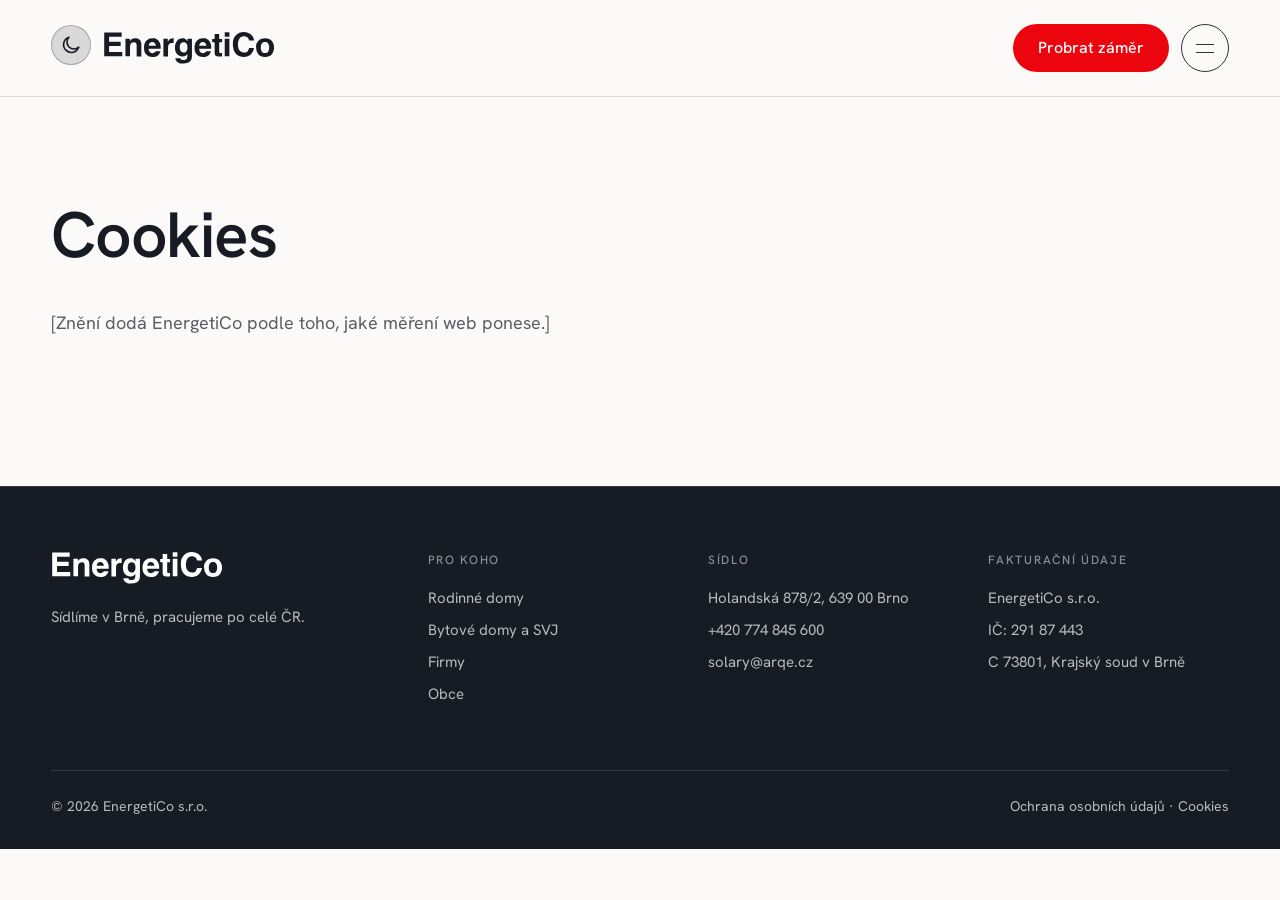
<file: cookies.html>
<!doctype html>
<html lang="cs">
<head>
  <meta charset="utf-8">
  <meta name="viewport" content="width=device-width, initial-scale=1">
  <title>Cookies — EnergetiCo</title>
  <meta name="description" content="Cookies">
  <meta name="robots" content="noindex, nofollow"><!-- slepá šablona; před spuštěním odstranit -->
  <script>try{var m=localStorage.getItem("motiv");if(m)document.documentElement.dataset.motiv=m}catch(e){}try{if(sessionStorage.getItem("prechod")){sessionStorage.removeItem("prechod");document.documentElement.classList.add("prichod")}}catch(e){}</script>
  <link rel="preconnect" href="https://fonts.googleapis.com">
  <link rel="preconnect" href="https://fonts.gstatic.com" crossorigin>
  <link href="https://fonts.googleapis.com/css2?family=Hanken+Grotesk:wght@400;500;600&display=swap" rel="stylesheet">
  <link rel="stylesheet" href="assets/css/web.css">
  <script type="module" src="assets/js/web.js"></script>
</head>
<body>

<!-- ===== HLAVIČKA (stejná na všech stránkách) ===== -->
<header class="hlavicka hlavicka--tmava">
  <div class="obal hlavicka__radek">
    <div class="hlavicka__znacka">
      <!-- Přepínač vzhledu jako v Kapse: v tmavém režimu slunce, ve světlém měsíc -->
      <button class="motiv" type="button" aria-label="Přepnout světlý a tmavý režim" title="Přepnout světlý a tmavý režim">
        <svg class="motiv__slunce" viewBox="0 0 24 24" aria-hidden="true"><circle cx="12" cy="12" r="4"/><path d="M12 2.5v2.5M12 19v2.5M2.5 12H5M19 12h2.5M5.3 5.3l1.8 1.8M16.9 16.9l1.8 1.8M5.3 18.7l1.8-1.8M16.9 7.1l1.8-1.8"/></svg>
        <svg class="motiv__mesic" viewBox="0 0 24 24" aria-hidden="true"><path d="M20.5 14.2A8.5 8.5 0 1 1 9.8 3.5a6.6 6.6 0 0 0 10.7 10.7z"/></svg>
      </button>
      <a class="logo" href="index.html"><span>EnergetiCo</span></a>
    </div>
    <nav class="menu" aria-label="Hlavní menu">
      <a href="index.html">Úvod</a>
      <a href="rodinne-domy.html">Rodinné domy</a>
      <a href="bytove-domy-svj.html">Bytové domy a SVJ</a>
      <a href="firmy.html">Firmy</a>
      <a href="obce.html">Obce</a>
      <a href="sluzby.html">Služby</a>
      <a href="o-nas.html">O nás</a>
    </nav>
    <div class="hlavicka__akce">
      <a class="tl tl--bile" href="index.html#kontakt">Probrat záměr</a>
      <button class="burger" aria-label="Menu" aria-expanded="false"></button>
    </div>
  </div>
</header>

<main>

<div class="obal"><div class="text">
  <h1>Cookies</h1>
  <p>[Znění dodá EnergetiCo podle toho, jaké měření web ponese.]</p>
</div></div>

</main>

<!-- ===== PATIČKA (stejná na všech stránkách) ===== -->
<footer class="paticka">
  <div class="obal">
    <div class="paticka__mrizka">
      <div>
        <a class="logo" href="index.html"><span>EnergetiCo</span></a>
        <p>Sídlíme v Brně, pracujeme po celé ČR.</p>
      </div>
      <div>
        <h3>Pro koho</h3>
        <ul>
          <li><a href="rodinne-domy.html">Rodinné domy</a></li>
          <li><a href="bytove-domy-svj.html">Bytové domy a SVJ</a></li>
          <li><a href="firmy.html">Firmy</a></li>
          <li><a href="obce.html">Obce</a></li>
        </ul>
      </div>
      <div>
        <h3>Sídlo</h3>
        <ul>
          <li>Holandská 878/2, 639 00 Brno</li>
          <li><a href="tel:+420774845600">+420 774 845 600</a></li>
          <li><a href="mailto:solary@arqe.cz">solary@arqe.cz</a></li>
        </ul>
      </div>
      <div>
        <h3>Fakturační údaje</h3>
        <ul>
          <li>EnergetiCo s.r.o.</li>
          <li>IČ: 291 87 443</li>
          <li>C 73801, Krajský soud v Brně</li>
        </ul>
      </div>
    </div>
    <div class="paticka__spodek">
      <span>© 2026 EnergetiCo s.r.o.</span>
      <span><a href="ochrana-udaju.html">Ochrana osobních údajů</a> · <a href="cookies.html">Cookies</a></span>
    </div>
  </div>
</footer>

</body>
</html>
</file>
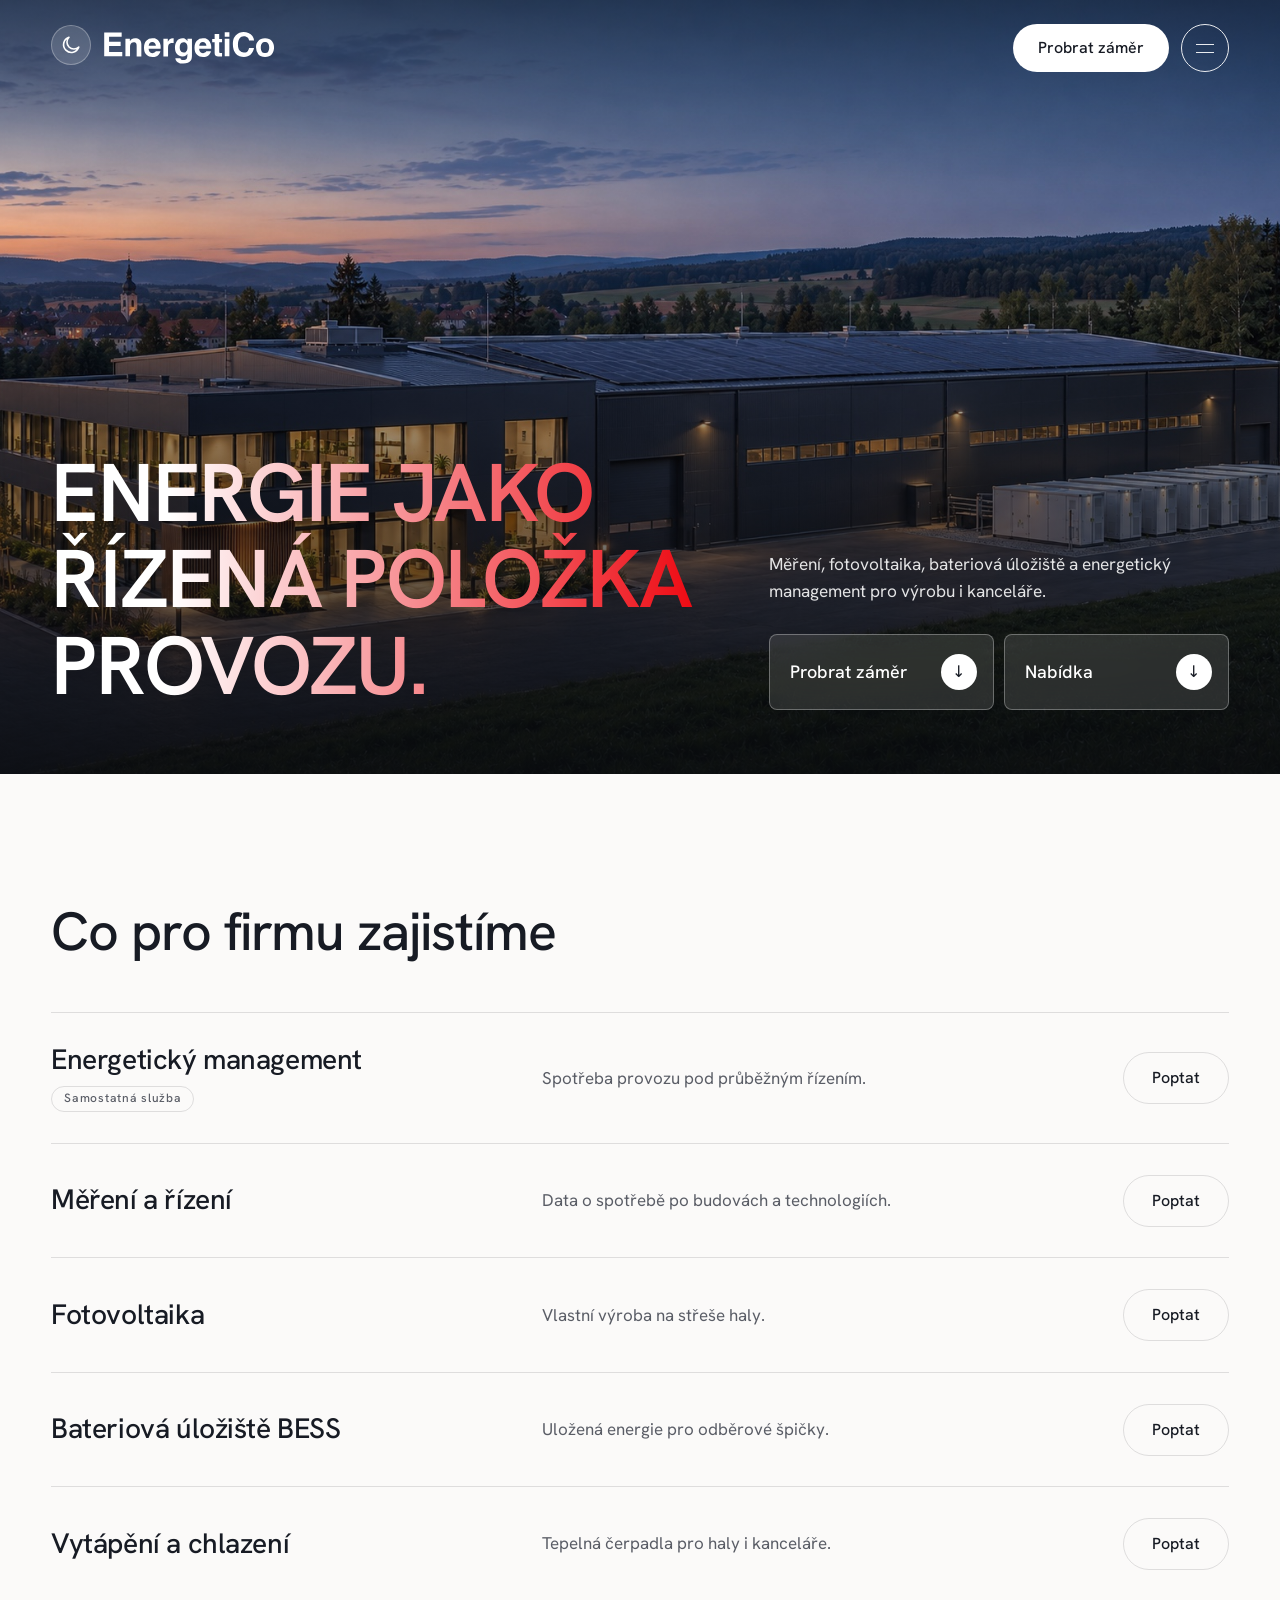
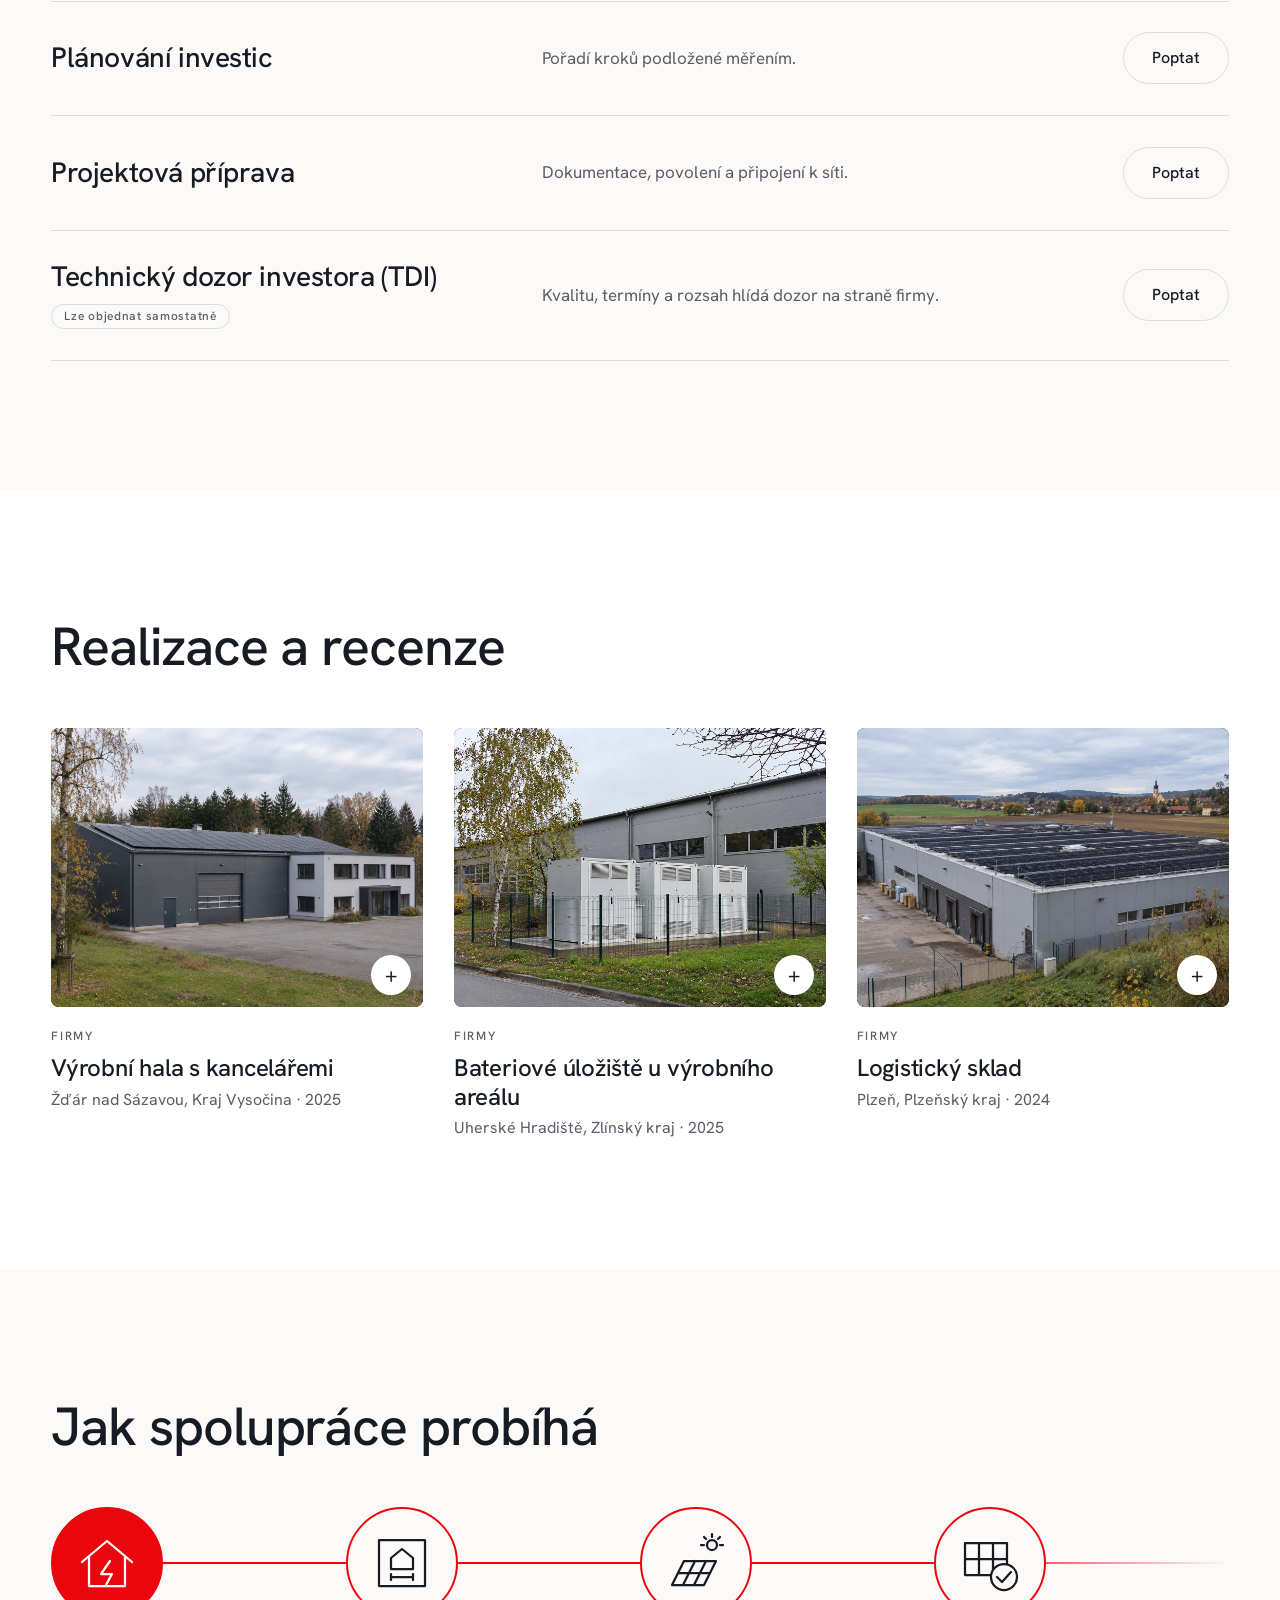
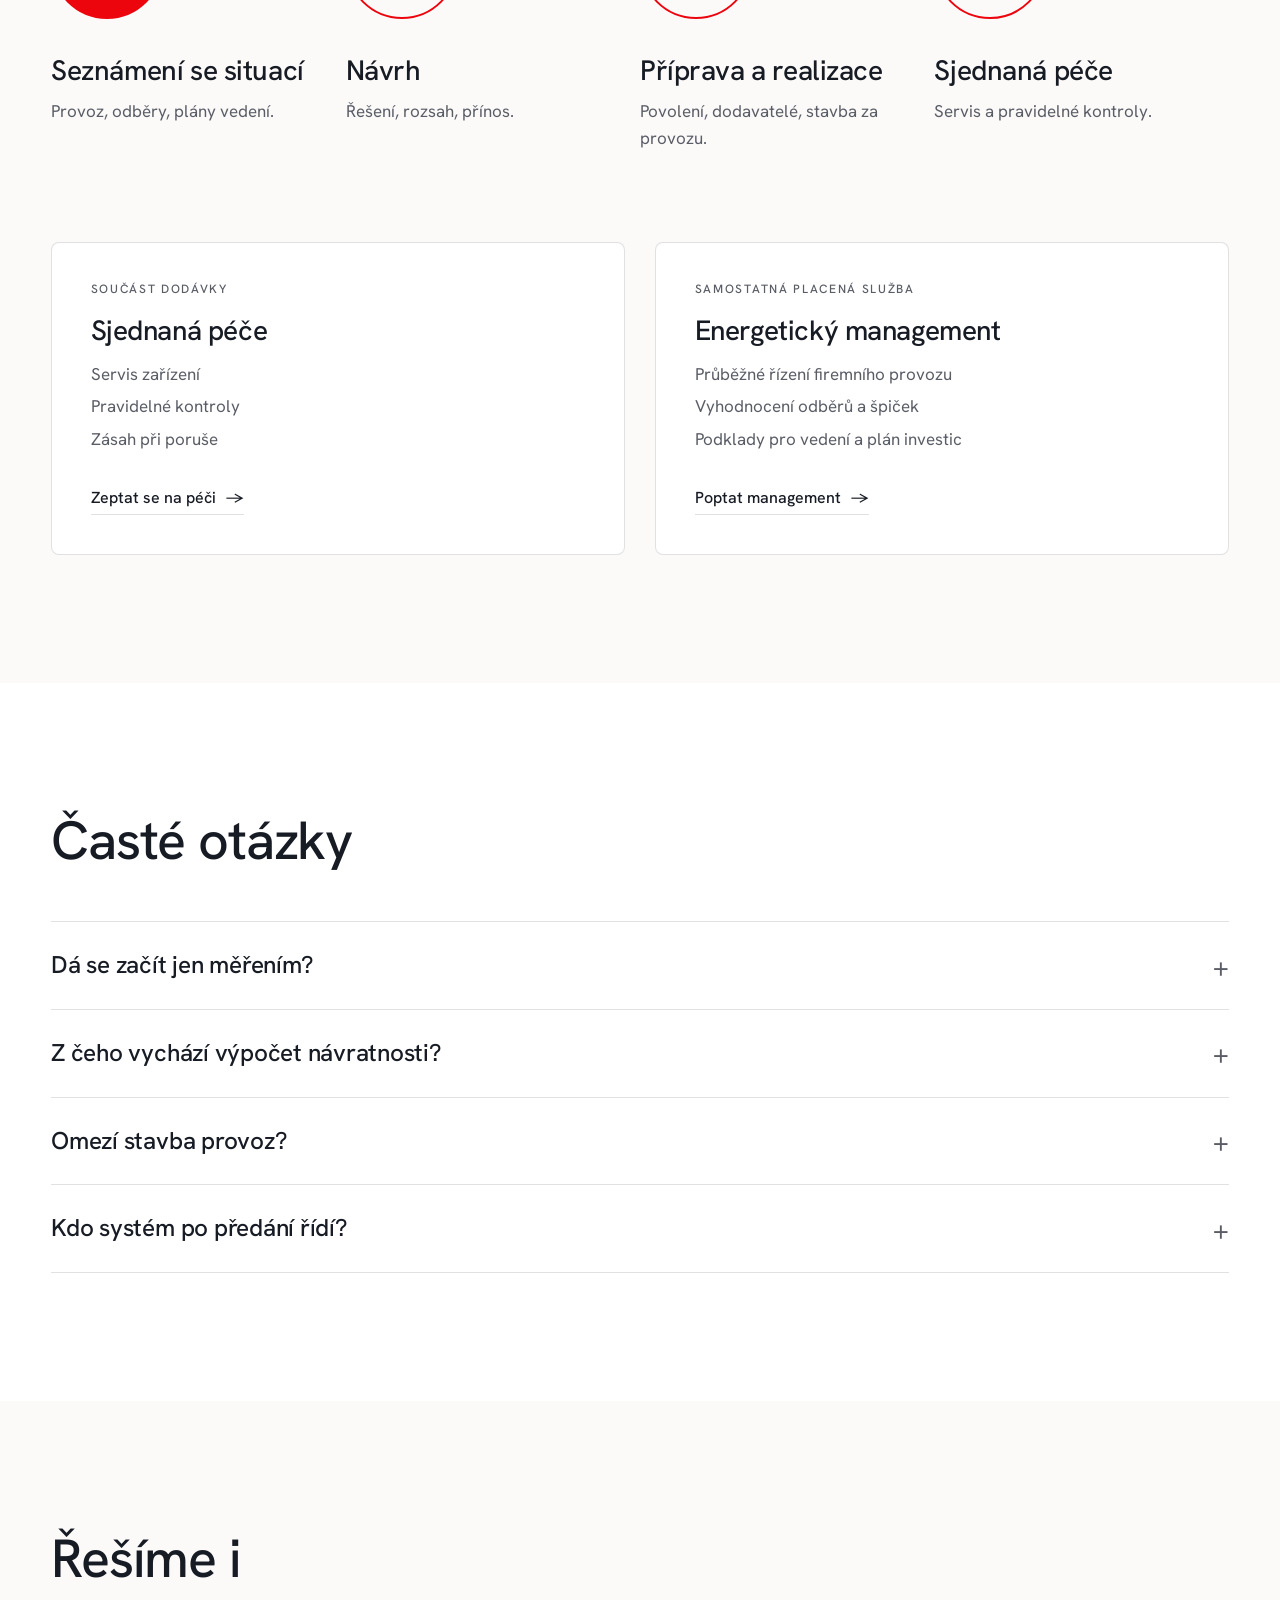
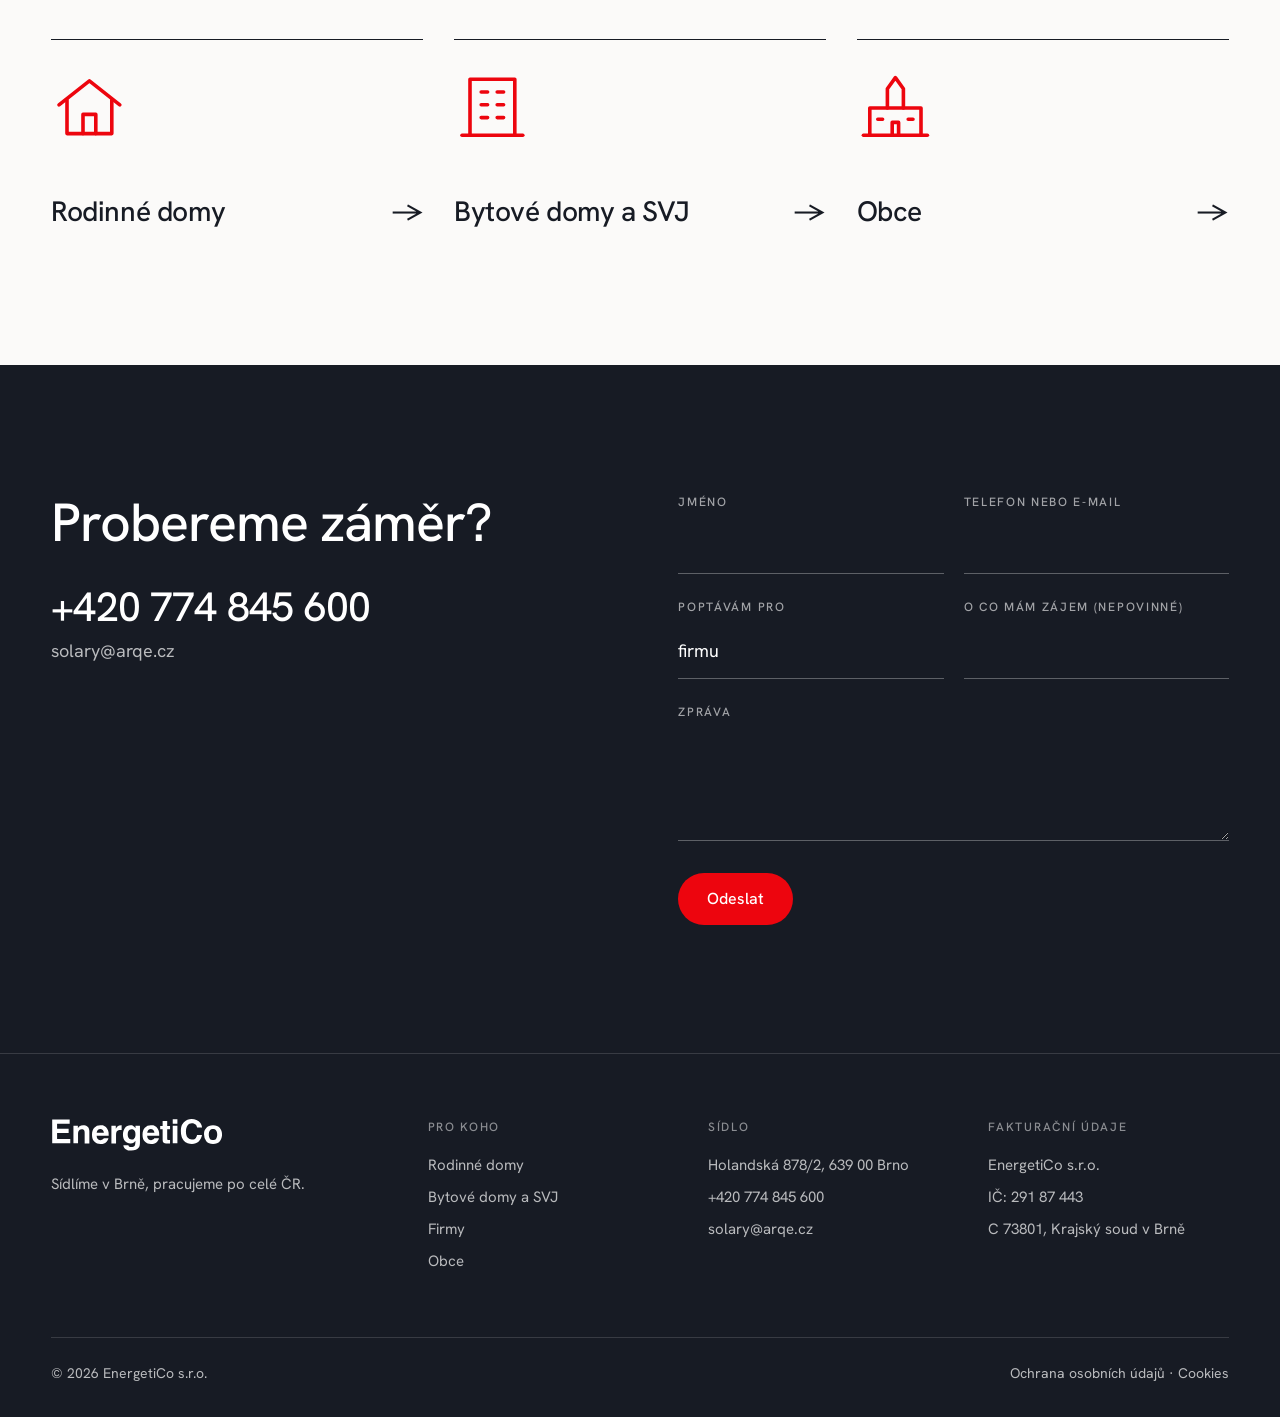
<file: firmy.html>
<!doctype html>
<html lang="cs">
<head>
  <meta charset="utf-8">
  <meta name="viewport" content="width=device-width, initial-scale=1">
  <title>Firmy — EnergetiCo</title>
  <meta name="description" content="Energetický management, měření a řízení, fotovoltaika, bateriová úložiště BESS, vytápění a chlazení pro firmy.">
  <meta name="robots" content="noindex, nofollow"><!-- slepá šablona; před spuštěním odstranit -->
  <script>try{var m=localStorage.getItem("motiv");if(m)document.documentElement.dataset.motiv=m}catch(e){}try{if(sessionStorage.getItem("prechod")){sessionStorage.removeItem("prechod");document.documentElement.classList.add("prichod")}}catch(e){}</script>
  <link rel="preconnect" href="https://fonts.googleapis.com">
  <link rel="preconnect" href="https://fonts.gstatic.com" crossorigin>
  <link href="https://fonts.googleapis.com/css2?family=Hanken+Grotesk:wght@400;500;600&display=swap" rel="stylesheet">
  <link rel="stylesheet" href="assets/css/web.css">
  <script type="module" src="assets/js/web.js"></script>
</head>
<body data-segment="firmy">

<!-- ===== HLAVIČKA (stejná na všech stránkách) ===== -->
<header class="hlavicka">
  <div class="obal hlavicka__radek">
    <div class="hlavicka__znacka">
      <!-- Přepínač vzhledu jako v Kapse: v tmavém režimu slunce, ve světlém měsíc -->
      <button class="motiv" type="button" aria-label="Přepnout světlý a tmavý režim" title="Přepnout světlý a tmavý režim">
        <svg class="motiv__slunce" viewBox="0 0 24 24" aria-hidden="true"><circle cx="12" cy="12" r="4"/><path d="M12 2.5v2.5M12 19v2.5M2.5 12H5M19 12h2.5M5.3 5.3l1.8 1.8M16.9 16.9l1.8 1.8M5.3 18.7l1.8-1.8M16.9 7.1l1.8-1.8"/></svg>
        <svg class="motiv__mesic" viewBox="0 0 24 24" aria-hidden="true"><path d="M20.5 14.2A8.5 8.5 0 1 1 9.8 3.5a6.6 6.6 0 0 0 10.7 10.7z"/></svg>
      </button>
      <a class="logo" href="index.html"><span>EnergetiCo</span></a>
    </div>
    <nav class="menu" aria-label="Hlavní menu">
      <a href="index.html">Úvod</a>
      <a href="rodinne-domy.html">Rodinné domy</a>
      <a href="bytove-domy-svj.html">Bytové domy a SVJ</a>
      <a href="firmy.html" aria-current="page">Firmy</a>
      <a href="obce.html">Obce</a>
      <a href="sluzby.html">Služby</a>
      <a href="o-nas.html">O nás</a>
    </nav>
    <div class="hlavicka__akce">
      <a class="tl tl--bile" href="#kontakt">Probrat záměr</a>
      <button class="burger" aria-label="Menu" aria-expanded="false"></button>
    </div>
  </div>
</header>

<main>

<!-- ===== ÚVOD ===== -->
<section class="uvod uvod--nizsi">
  <div class="uvod__foto foto" data-soubor="firmy-uvod.jpg">
    <img src="assets/foto/firmy-uvod.jpg" alt="" onerror="this.remove()">
  </div>
  <div class="uvod__clona"></div>
  <div class="obal uvod__obsah">
    <h1 class="uvod__nadpis">Energie jako řízená položka provozu.</h1>
    <div>
      <p class="uvod__veta">Měření, fotovoltaika, bateriová úložiště a energetický management pro výrobu i kanceláře.</p>
      <nav class="segmenty" aria-label="Na této stránce">
        <a class="segment segment--dolu" href="#kontakt">Probrat záměr</a>
        <a class="segment segment--dolu" href="#nabidka">Nabídka</a>
      </nav>
    </div>
  </div>
</section>

<!-- Každý řádek má kotvu (id). Stránka Služby na ně odkazuje přímo, např. firmy.html#fotovoltaika -->
<section class="sekce" id="nabidka">
  <div class="obal">
    <div class="sekce__hlava">
      <h2 class="nadpis">Co pro firmu zajistíme</h2>
    </div>
    <div class="nabidka">
      <article class="nabidka__radek" id="energeticky-management">
        <h3>Energetický management<br><span class="stitek">Samostatná služba</span></h3>
        <p>Spotřeba provozu pod průběžným řízením.</p>
        <a class="tl tl--obrys" href="#kontakt" data-sluzba="Energetický management">Poptat</a>
      </article>
      <article class="nabidka__radek" id="mereni">
        <h3>Měření a řízení</h3>
        <p>Data o spotřebě po budovách a technologiích.</p>
        <a class="tl tl--obrys" href="#kontakt" data-sluzba="Měření a řízení">Poptat</a>
      </article>
      <article class="nabidka__radek" id="fotovoltaika">
        <h3>Fotovoltaika</h3>
        <p>Vlastní výroba na střeše haly.</p>
        <a class="tl tl--obrys" href="#kontakt" data-sluzba="Fotovoltaika">Poptat</a>
      </article>
      <article class="nabidka__radek" id="bess">
        <h3>Bateriová úložiště BESS</h3>
        <p>Uložená energie pro odběrové špičky.</p>
        <a class="tl tl--obrys" href="#kontakt" data-sluzba="Bateriová úložiště BESS">Poptat</a>
      </article>
      <article class="nabidka__radek" id="vytapeni">
        <h3>Vytápění a chlazení</h3>
        <p>Tepelná čerpadla pro haly i kanceláře.</p>
        <a class="tl tl--obrys" href="#kontakt" data-sluzba="Vytápění a chlazení">Poptat</a>
      </article>
      <article class="nabidka__radek" id="investice">
        <h3>Plánování investic</h3>
        <p>Pořadí kroků podložené měřením.</p>
        <a class="tl tl--obrys" href="#kontakt" data-sluzba="Plánování investic">Poptat</a>
      </article>
      <article class="nabidka__radek" id="priprava">
        <h3>Projektová příprava</h3>
        <p>Dokumentace, povolení a připojení k síti.</p>
        <a class="tl tl--obrys" href="#kontakt" data-sluzba="Projektová příprava">Poptat</a>
      </article>
      <article class="nabidka__radek" id="tdi">
        <h3>Technický dozor investora (TDI)<br><span class="stitek">Lze objednat samostatně</span></h3>
        <p>Kvalitu, termíny a rozsah hlídá dozor na straně firmy.</p>
        <a class="tl tl--obrys" href="#kontakt" data-sluzba="Technický dozor investora (TDI)">Poptat</a>
      </article>
    </div>
  </div>
</section>

<!-- Z data/reference.json — položky se segmentem "firmy" -->
<section class="sekce sekce--plocha" id="realizace">
  <div class="obal">
    <div class="sekce__hlava">
      <h2 class="nadpis">Realizace a recenze</h2>
    </div>
    <div class="reference" data-reference="firmy"></div>
  </div>
</section>

<section class="sekce" id="spoluprace">
  <div class="obal">
    <div class="sekce__hlava">
      <h2 class="nadpis">Jak spolupráce probíhá</h2>
    </div>
    <ol class="kroky">
      <li><svg viewBox="0 0 64 64" aria-hidden="true"><path d="M7 31 32 10l25 21"/><path d="M14 26v29h36V26"/><path d="M35 30 26 43h11l-6 11"/></svg><h3>Seznámení se situací</h3><p>Provoz, odběry, plány vedení.</p></li>
      <li><svg viewBox="0 0 64 64" aria-hidden="true"><path d="M9 9h46v46H9z"/><path d="M21 38V27l11-9 11 9v11z"/><path d="M21 46h22M21 43v6M43 43v6"/></svg><h3>Návrh</h3><p>Řešení, rozsah, přínos.</p></li>
      <li><svg viewBox="0 0 64 64" aria-hidden="true"><path d="M8 54 20 30h32L40 54z"/><path d="M14 42h32M31 30 19 54M42 30 30 54"/><circle cx="48" cy="14" r="5"/><path d="M48 3v3M37 14h3M56 14h3M40 6l2 2M56 6l-2 2"/></svg><h3>Příprava a realizace</h3><p>Povolení, dodavatelé, stavba za provozu.</p></li>
      <li><svg viewBox="0 0 64 64" aria-hidden="true"><path d="M7 12h42v32H7z"/><path d="M7 28h42M21 12v32M35 12v32"/><circle class="vypln" cx="46" cy="46" r="13"/><path d="m39 46 5 5 9-10"/></svg><h3>Sjednaná péče</h3><p>Servis a pravidelné kontroly.</p></li>
    </ol>

    <!-- Běžná sjednaná péče × placený energetický management -->
    <div class="pece" id="pece" style="margin-top: clamp(56px, 7vw, 112px)">
      <div class="pece__karta">
        <p class="navesti">Součást dodávky</p>
        <h3>Sjednaná péče</h3>
        <ul><li>Servis zařízení</li><li>Pravidelné kontroly</li><li>Zásah při poruše</li></ul>
        <a class="odkaz" href="#kontakt" data-sluzba="Sjednaná péče">Zeptat se na péči</a>
      </div>
      <div class="pece__karta">
        <p class="navesti">Samostatná placená služba</p>
        <h3>Energetický management</h3>
        <ul><li>Průběžné řízení firemního provozu</li><li>Vyhodnocení odběrů a špiček</li><li>Podklady pro vedení a plán investic</li></ul>
        <a class="odkaz" href="#kontakt" data-sluzba="Energetický management">Poptat management</a>
      </div>
    </div>
  </div>
</section>

<!-- Otázky jsou zástupné, znění a odpovědi dodá EnergetiCo -->
<section class="sekce sekce--plocha" id="otazky">
  <div class="obal">
    <div class="sekce__hlava">
      <h2 class="nadpis">Časté otázky</h2>
    </div>
    <div class="otazky">
      <details><summary>Dá se začít jen měřením?</summary><p>Odpověď doplní EnergetiCo.</p></details>
      <details><summary>Z čeho vychází výpočet návratnosti?</summary><p>Odpověď doplní EnergetiCo.</p></details>
      <details><summary>Omezí stavba provoz?</summary><p>Odpověď doplní EnergetiCo.</p></details>
      <details><summary>Kdo systém po předání řídí?</summary><p>Odpověď doplní EnergetiCo.</p></details>
    </div>
  </div>
</section>

<section class="sekce" id="dalsi">
  <div class="obal">
    <div class="sekce__hlava">
      <h2 class="nadpis">Řešíme i</h2>
    </div>
    <nav class="dalsi">
      <a href="rodinne-domy.html"><svg viewBox="0 0 48 48" aria-hidden="true"><path d="M5 23 24 8l19 15"/><path d="M10 20v21h28V20"/><path d="M20 41V29h8v12"/></svg><span>Rodinné domy</span></a>
      <a href="bytove-domy-svj.html"><svg viewBox="0 0 48 48" aria-hidden="true"><path d="M10 42V7h28v35"/><path d="M5 42h38"/><path d="M17 15h4M27 15h4M17 23h4M27 23h4M17 31h4M27 31h4"/></svg><span>Bytové domy a SVJ</span></a>
      <a href="obce.html"><svg viewBox="0 0 48 48" aria-hidden="true"><path d="M8 42V25h32v17"/><path d="M19 25V13l5-7 5 7v12"/><path d="M4 42h40"/><path d="M22 42v-8h4v8"/><path d="M13 32h3M32 32h3"/></svg><span>Obce</span></a>
    </nav>
  </div>
</section>

<!-- ===== KONTAKT (stejný na všech stránkách) ===== -->
<section class="kontakt" id="kontakt">
  <div class="obal kontakt__mrizka">
    <div>
      <h2 class="nadpis">Probereme záměr?</h2>
      <a class="kontakt__telefon" href="tel:+420774845600">+420 774 845 600</a>
      <a class="kontakt__mail" href="mailto:solary@arqe.cz">solary@arqe.cz</a>
    </div>
    <form class="formular" novalidate>
      <div class="pole"><label for="f-jmeno">Jméno</label><input id="f-jmeno" name="jmeno" autocomplete="name" required></div>
      <div class="pole"><label for="f-kontakt">Telefon nebo e-mail</label><input id="f-kontakt" name="kontakt" required></div>
      <div class="pole">
        <label for="f-segment">Poptávám pro</label>
        <select id="f-segment" name="segment">
          <option value="">Vyberte</option>
          <option value="rodinne-domy">rodinný dům</option>
          <option value="bytove-domy-svj">bytový dům nebo SVJ</option>
          <option value="firmy">firmu</option>
          <option value="obce">obec</option>
        </select>
      </div>
      <div class="pole"><label for="f-sluzba">O co mám zájem (nepovinné)</label><input id="f-sluzba" name="sluzba"></div>
      <div class="pole pole--cele"><label for="f-zprava">Zpráva</label><textarea id="f-zprava" name="zprava" rows="3"></textarea></div>
      <div class="formular__pata">
        <button class="tl tl--plne" type="submit">Odeslat</button>
        <span class="formular__stav" role="status"></span>
      </div>
    </form>
  </div>
</section>

</main>

<!-- ===== PATIČKA (stejná na všech stránkách) ===== -->
<footer class="paticka">
  <div class="obal">
    <div class="paticka__mrizka">
      <div>
        <a class="logo" href="index.html"><span>EnergetiCo</span></a>
        <p>Sídlíme v Brně, pracujeme po celé ČR.</p>
      </div>
      <div>
        <h3>Pro koho</h3>
        <ul>
          <li><a href="rodinne-domy.html">Rodinné domy</a></li>
          <li><a href="bytove-domy-svj.html">Bytové domy a SVJ</a></li>
          <li><a href="firmy.html">Firmy</a></li>
          <li><a href="obce.html">Obce</a></li>
        </ul>
      </div>
      <div>
        <h3>Sídlo</h3>
        <ul>
          <li>Holandská 878/2, 639 00 Brno</li>
          <li><a href="tel:+420774845600">+420 774 845 600</a></li>
          <li><a href="mailto:solary@arqe.cz">solary@arqe.cz</a></li>
        </ul>
      </div>
      <div>
        <h3>Fakturační údaje</h3>
        <ul>
          <li>EnergetiCo s.r.o.</li>
          <li>IČ: 291 87 443</li>
          <li>C 73801, Krajský soud v Brně</li>
        </ul>
      </div>
    </div>
    <div class="paticka__spodek">
      <span>© 2026 EnergetiCo s.r.o.</span>
      <span><a href="ochrana-udaju.html">Ochrana osobních údajů</a> · <a href="cookies.html">Cookies</a></span>
    </div>
  </div>
</footer>

</body>
</html>
</file>
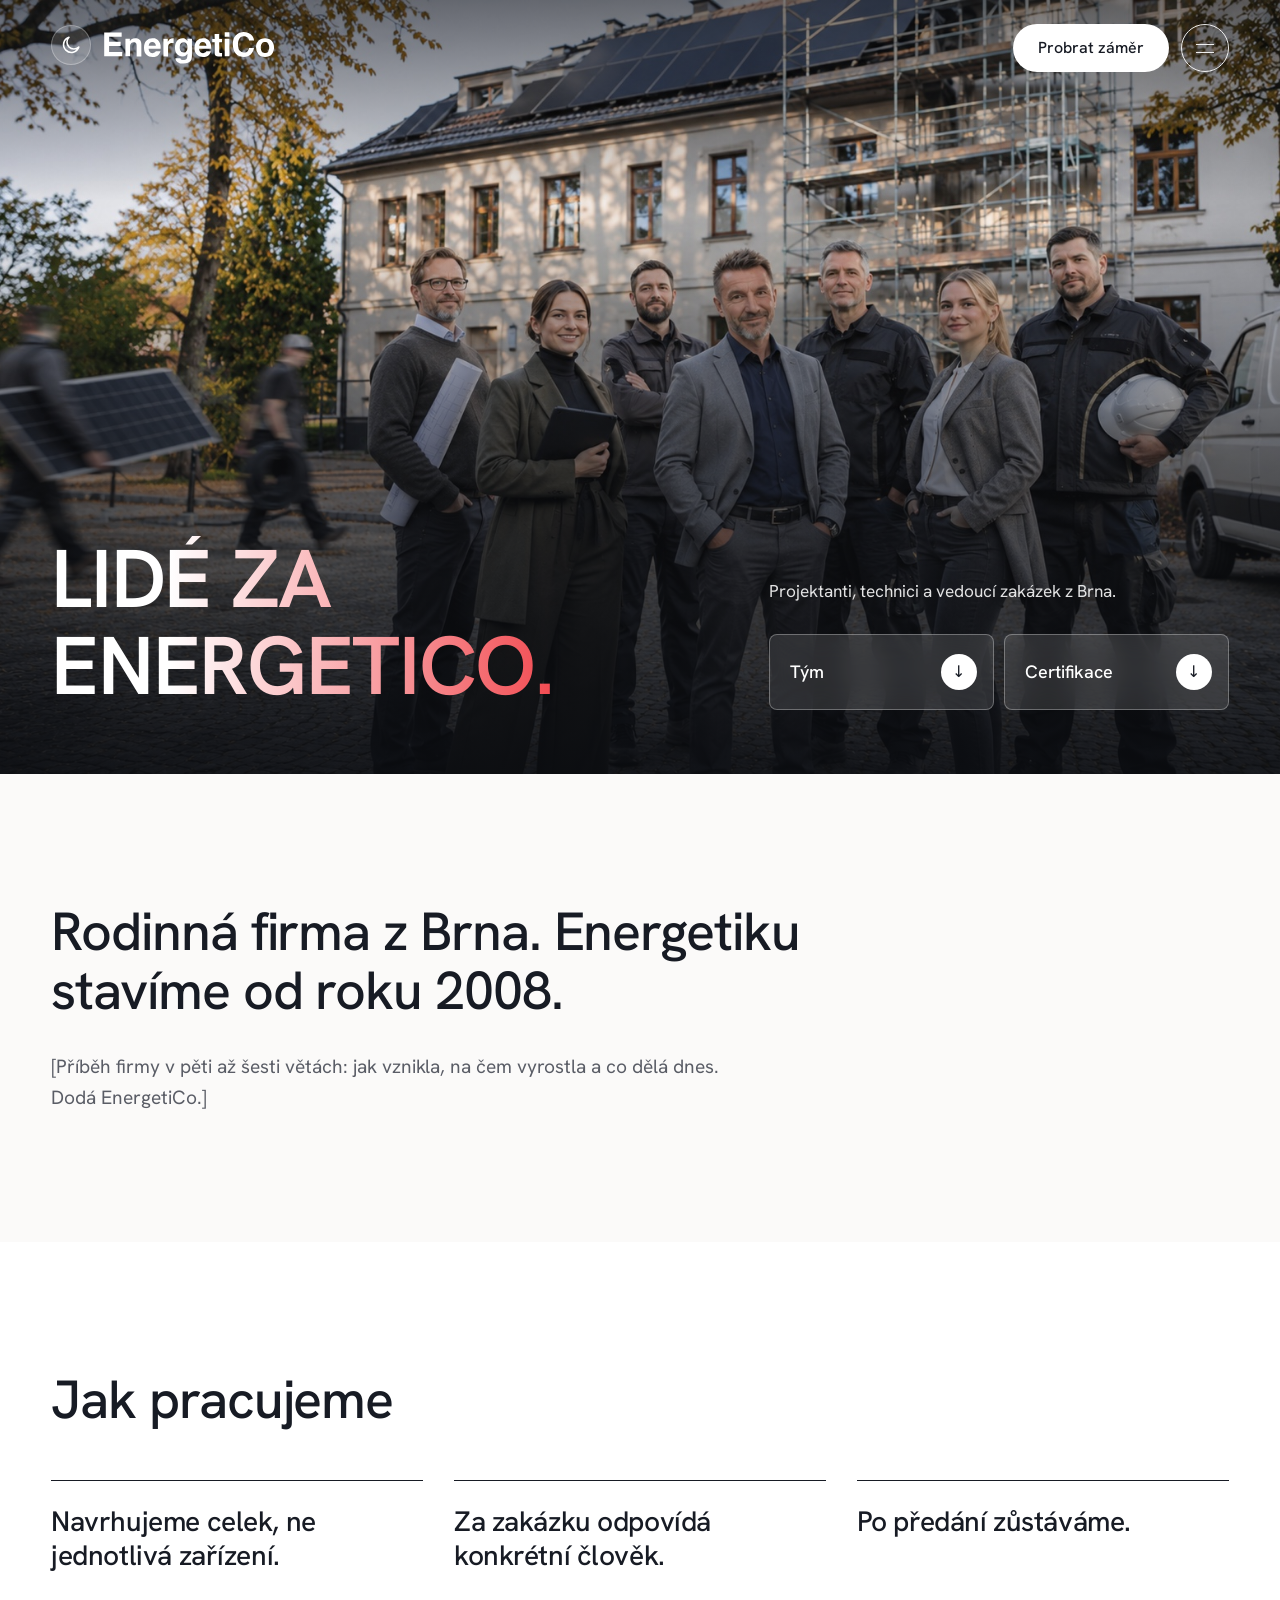
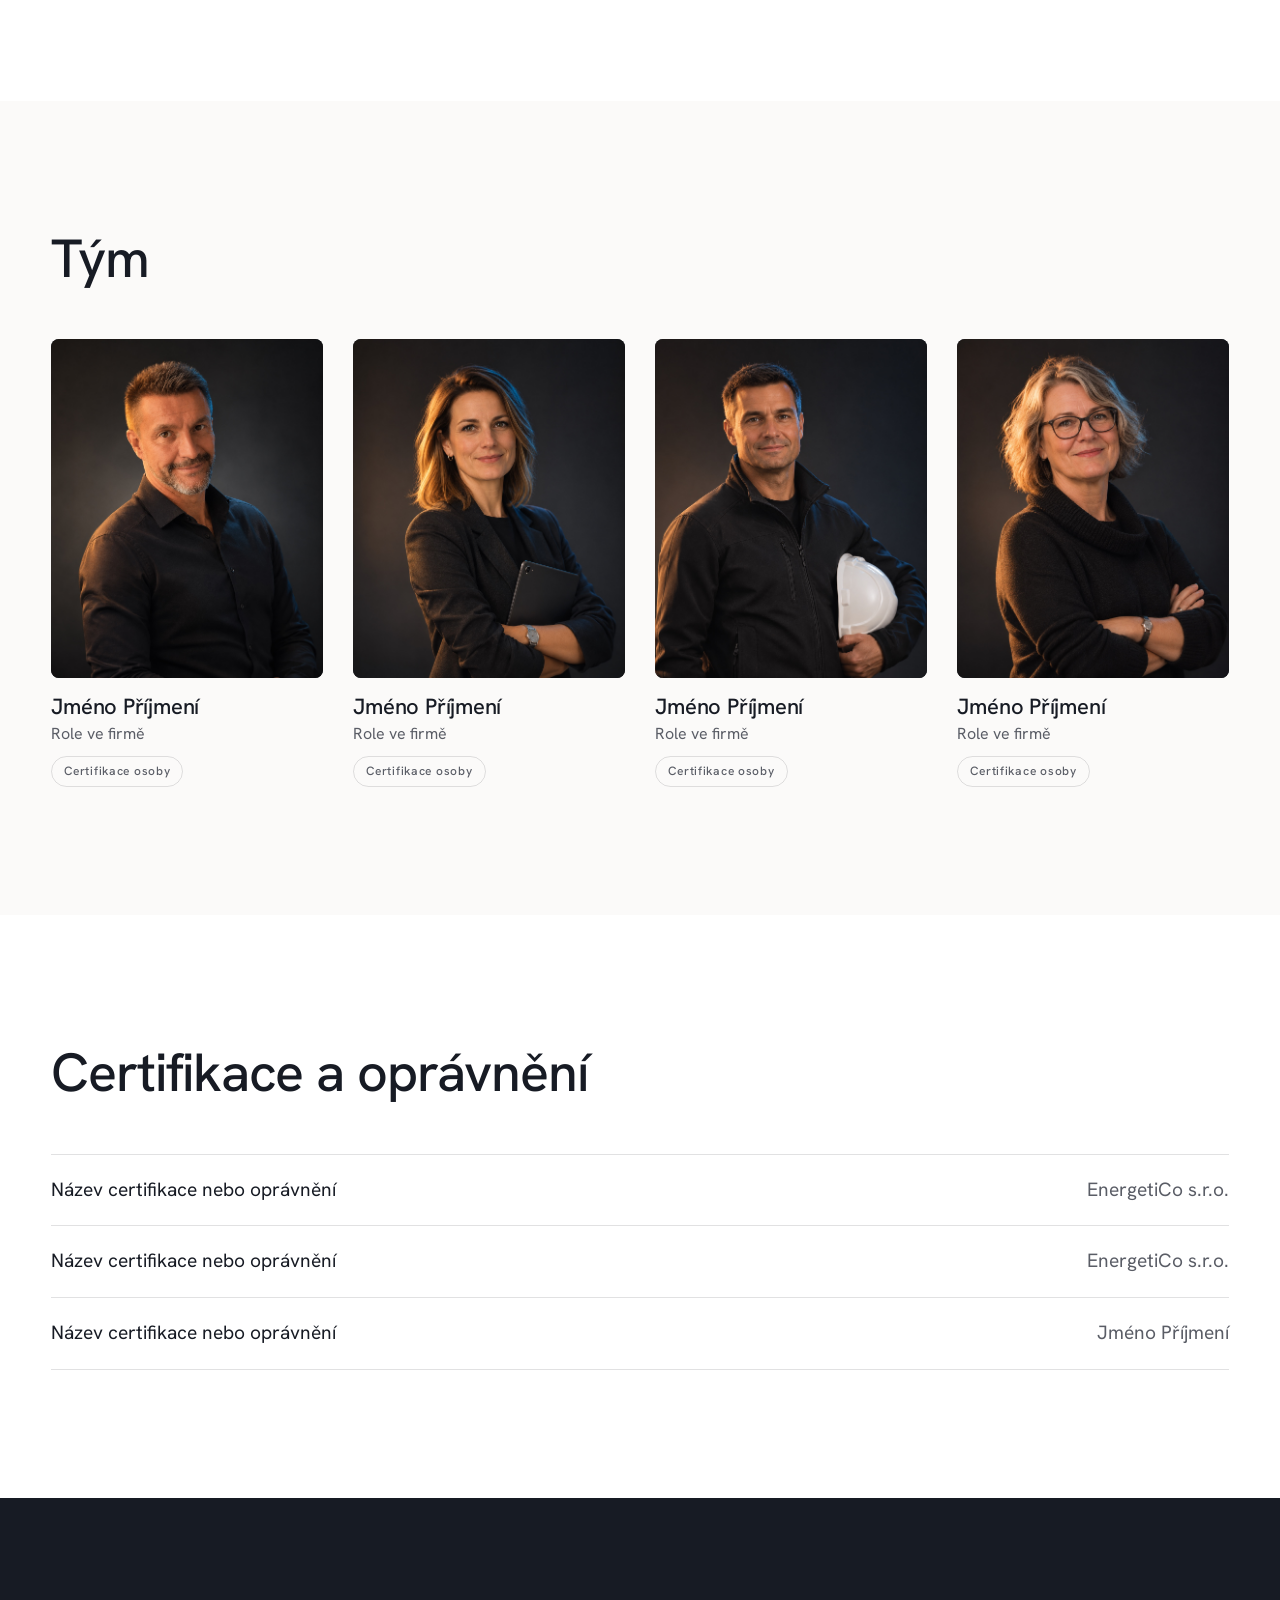
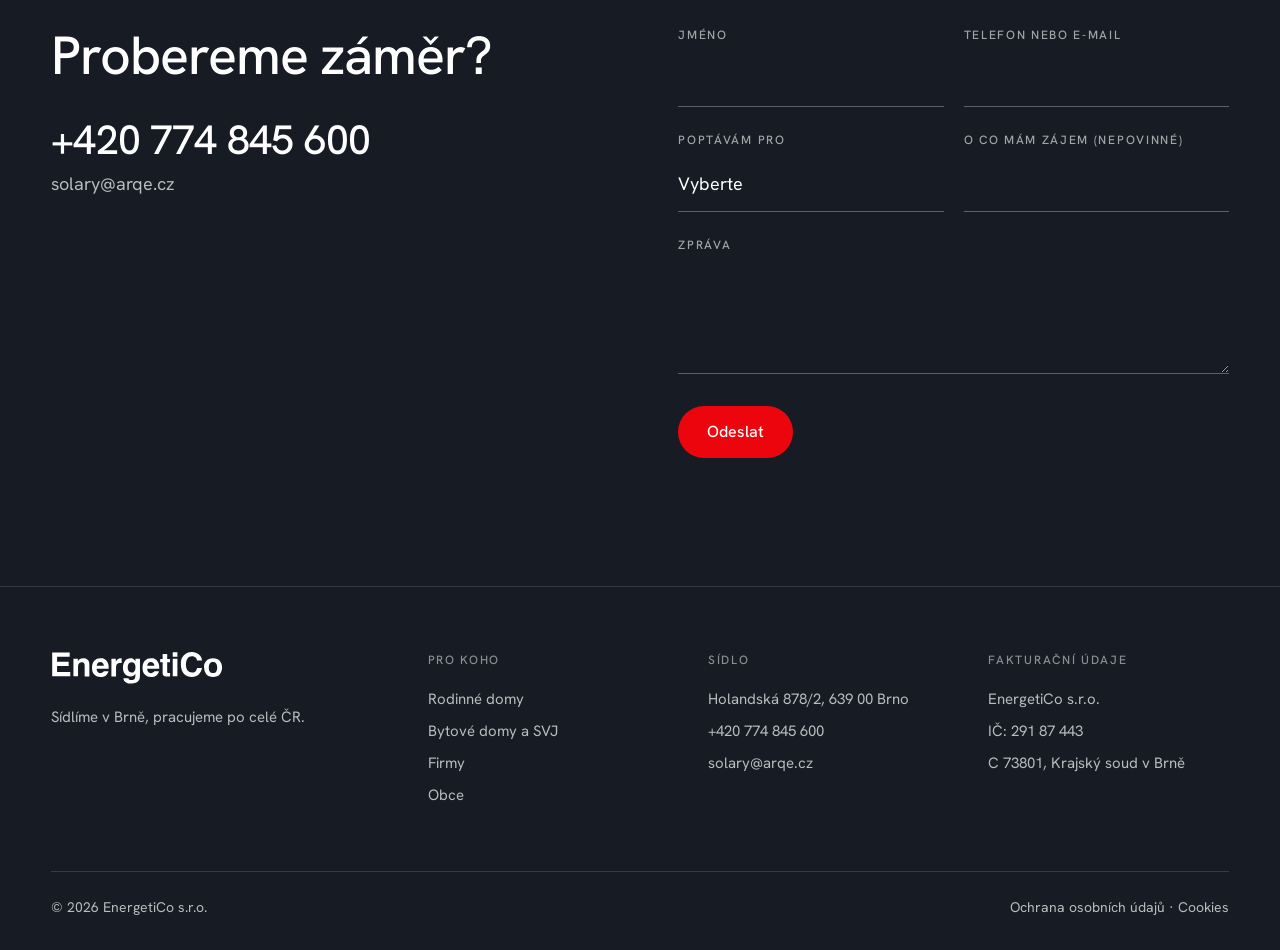
<file: o-nas.html>
<!doctype html>
<html lang="cs">
<head>
  <meta charset="utf-8">
  <meta name="viewport" content="width=device-width, initial-scale=1">
  <title>O nás — EnergetiCo</title>
  <meta name="description" content="Příběh, přístup, tým a certifikace EnergetiCo.">
  <meta name="robots" content="noindex, nofollow"><!-- slepá šablona; před spuštěním odstranit -->
  <script>try{var m=localStorage.getItem("motiv");if(m)document.documentElement.dataset.motiv=m}catch(e){}try{if(sessionStorage.getItem("prechod")){sessionStorage.removeItem("prechod");document.documentElement.classList.add("prichod")}}catch(e){}</script>
  <link rel="preconnect" href="https://fonts.googleapis.com">
  <link rel="preconnect" href="https://fonts.gstatic.com" crossorigin>
  <link href="https://fonts.googleapis.com/css2?family=Hanken+Grotesk:wght@400;500;600&display=swap" rel="stylesheet">
  <link rel="stylesheet" href="assets/css/web.css">
  <script type="module" src="assets/js/web.js"></script>
</head>
<body>

<!-- ===== HLAVIČKA (stejná na všech stránkách) ===== -->
<header class="hlavicka">
  <div class="obal hlavicka__radek">
    <div class="hlavicka__znacka">
      <!-- Přepínač vzhledu jako v Kapse: v tmavém režimu slunce, ve světlém měsíc -->
      <button class="motiv" type="button" aria-label="Přepnout světlý a tmavý režim" title="Přepnout světlý a tmavý režim">
        <svg class="motiv__slunce" viewBox="0 0 24 24" aria-hidden="true"><circle cx="12" cy="12" r="4"/><path d="M12 2.5v2.5M12 19v2.5M2.5 12H5M19 12h2.5M5.3 5.3l1.8 1.8M16.9 16.9l1.8 1.8M5.3 18.7l1.8-1.8M16.9 7.1l1.8-1.8"/></svg>
        <svg class="motiv__mesic" viewBox="0 0 24 24" aria-hidden="true"><path d="M20.5 14.2A8.5 8.5 0 1 1 9.8 3.5a6.6 6.6 0 0 0 10.7 10.7z"/></svg>
      </button>
      <a class="logo" href="index.html"><span>EnergetiCo</span></a>
    </div>
    <nav class="menu" aria-label="Hlavní menu">
      <a href="index.html">Úvod</a>
      <a href="rodinne-domy.html">Rodinné domy</a>
      <a href="bytove-domy-svj.html">Bytové domy a SVJ</a>
      <a href="firmy.html">Firmy</a>
      <a href="obce.html">Obce</a>
      <a href="sluzby.html">Služby</a>
      <a href="o-nas.html" aria-current="page">O nás</a>
    </nav>
    <div class="hlavicka__akce">
      <a class="tl tl--bile" href="#kontakt">Probrat záměr</a>
      <button class="burger" aria-label="Menu" aria-expanded="false"></button>
    </div>
  </div>
</header>

<main>

<!-- ===== ÚVOD ===== -->
<section class="uvod uvod--nizsi">
  <div class="uvod__foto foto" data-soubor="o-nas-uvod.jpg — skutečná fotografie">
    <img src="assets/foto/o-nas-uvod.jpg" alt="" onerror="this.remove()">
  </div>
  <div class="uvod__clona"></div>
  <div class="obal uvod__obsah">
    <h1 class="uvod__nadpis">Lidé za EnergetiCo.</h1>
    <div>
      <p class="uvod__veta">Projektanti, technici a vedoucí zakázek z Brna.</p>
      <nav class="segmenty" aria-label="Na této stránce">
        <a class="segment segment--dolu" href="#tym">Tým</a>
        <a class="segment segment--dolu" href="#certifikace">Certifikace</a>
      </nav>
    </div>
  </div>
</section>

<!-- Příběh dodá EnergetiCo. Rok 2008 a „rodinná firma" jsou z původního webu — ověřit. -->
<section class="sekce" id="pribeh">
  <div class="obal">
    <h2 class="nadpis pribeh">Rodinná firma z Brna. Energetiku stavíme od roku 2008.</h2>
    <p>[Příběh firmy v pěti až šesti větách: jak vznikla, na čem vyrostla a co dělá dnes. Dodá EnergetiCo.]</p>
  </div>
</section>

<!-- Tři zásady jsou pracovní návrh podle zadání, potvrdí EnergetiCo -->
<section class="sekce sekce--plocha" id="pristup">
  <div class="obal">
    <div class="sekce__hlava">
      <h2 class="nadpis">Jak pracujeme</h2>
    </div>
    <ul class="zasady">
      <li>Navrhujeme celek, ne jednotlivá zařízení.</li>
      <li>Za zakázku odpovídá konkrétní člověk.</li>
      <li>Po předání zůstáváme.</li>
    </ul>
  </div>
</section>

<!-- Certifikace se uvádí u konkrétní osoby. Jména, role a fotografie dodá EnergetiCo -->
<section class="sekce" id="tym">
  <div class="obal">
    <div class="sekce__hlava">
      <h2 class="nadpis">Tým</h2>
    </div>
    <div class="tym">
      <article>
        <div class="foto foto--4x5 foto--r" data-soubor="tym-1.jpg"><img src="assets/foto/tym-1.jpg" alt="" decoding="async" onerror="this.remove()"></div>
        <h3>Jméno Příjmení</h3>
        <p>Role ve firmě</p>
        <span class="stitek">Certifikace osoby</span>
      </article>
      <article>
        <div class="foto foto--4x5 foto--r" data-soubor="tym-2.jpg"><img src="assets/foto/tym-2.jpg" alt="" decoding="async" onerror="this.remove()"></div>
        <h3>Jméno Příjmení</h3>
        <p>Role ve firmě</p>
        <span class="stitek">Certifikace osoby</span>
      </article>
      <article>
        <div class="foto foto--4x5 foto--r" data-soubor="tym-3.jpg"><img src="assets/foto/tym-3.jpg" alt="" decoding="async" onerror="this.remove()"></div>
        <h3>Jméno Příjmení</h3>
        <p>Role ve firmě</p>
        <span class="stitek">Certifikace osoby</span>
      </article>
      <article>
        <div class="foto foto--4x5 foto--r" data-soubor="tym-4.jpg"><img src="assets/foto/tym-4.jpg" alt="" decoding="async" onerror="this.remove()"></div>
        <h3>Jméno Příjmení</h3>
        <p>Role ve firmě</p>
        <span class="stitek">Certifikace osoby</span>
      </article>
    </div>
  </div>
</section>

<!-- Každá certifikace je přiřazená společnosti nebo osobě. Seznam dodá EnergetiCo -->
<section class="sekce sekce--plocha" id="certifikace">
  <div class="obal">
    <div class="sekce__hlava">
      <h2 class="nadpis">Certifikace a oprávnění</h2>
    </div>
    <ul class="radky">
      <li>Název certifikace nebo oprávnění <span>EnergetiCo s.r.o.</span></li>
      <li>Název certifikace nebo oprávnění <span>EnergetiCo s.r.o.</span></li>
      <li>Název certifikace nebo oprávnění <span>Jméno Příjmení</span></li>
    </ul>
  </div>
</section>

<!-- ===== KONTAKT (stejný na všech stránkách) ===== -->
<section class="kontakt" id="kontakt">
  <div class="obal kontakt__mrizka">
    <div>
      <h2 class="nadpis">Probereme záměr?</h2>
      <a class="kontakt__telefon" href="tel:+420774845600">+420 774 845 600</a>
      <a class="kontakt__mail" href="mailto:solary@arqe.cz">solary@arqe.cz</a>
    </div>
    <form class="formular" novalidate>
      <div class="pole"><label for="f-jmeno">Jméno</label><input id="f-jmeno" name="jmeno" autocomplete="name" required></div>
      <div class="pole"><label for="f-kontakt">Telefon nebo e-mail</label><input id="f-kontakt" name="kontakt" required></div>
      <div class="pole">
        <label for="f-segment">Poptávám pro</label>
        <select id="f-segment" name="segment">
          <option value="">Vyberte</option>
          <option value="rodinne-domy">rodinný dům</option>
          <option value="bytove-domy-svj">bytový dům nebo SVJ</option>
          <option value="firmy">firmu</option>
          <option value="obce">obec</option>
        </select>
      </div>
      <div class="pole"><label for="f-sluzba">O co mám zájem (nepovinné)</label><input id="f-sluzba" name="sluzba"></div>
      <div class="pole pole--cele"><label for="f-zprava">Zpráva</label><textarea id="f-zprava" name="zprava" rows="3"></textarea></div>
      <div class="formular__pata">
        <button class="tl tl--plne" type="submit">Odeslat</button>
        <span class="formular__stav" role="status"></span>
      </div>
    </form>
  </div>
</section>

</main>

<!-- ===== PATIČKA (stejná na všech stránkách) ===== -->
<footer class="paticka">
  <div class="obal">
    <div class="paticka__mrizka">
      <div>
        <a class="logo" href="index.html"><span>EnergetiCo</span></a>
        <p>Sídlíme v Brně, pracujeme po celé ČR.</p>
      </div>
      <div>
        <h3>Pro koho</h3>
        <ul>
          <li><a href="rodinne-domy.html">Rodinné domy</a></li>
          <li><a href="bytove-domy-svj.html">Bytové domy a SVJ</a></li>
          <li><a href="firmy.html">Firmy</a></li>
          <li><a href="obce.html">Obce</a></li>
        </ul>
      </div>
      <div>
        <h3>Sídlo</h3>
        <ul>
          <li>Holandská 878/2, 639 00 Brno</li>
          <li><a href="tel:+420774845600">+420 774 845 600</a></li>
          <li><a href="mailto:solary@arqe.cz">solary@arqe.cz</a></li>
        </ul>
      </div>
      <div>
        <h3>Fakturační údaje</h3>
        <ul>
          <li>EnergetiCo s.r.o.</li>
          <li>IČ: 291 87 443</li>
          <li>C 73801, Krajský soud v Brně</li>
        </ul>
      </div>
    </div>
    <div class="paticka__spodek">
      <span>© 2026 EnergetiCo s.r.o.</span>
      <span><a href="ochrana-udaju.html">Ochrana osobních údajů</a> · <a href="cookies.html">Cookies</a></span>
    </div>
  </div>
</footer>

</body>
</html>
</file>
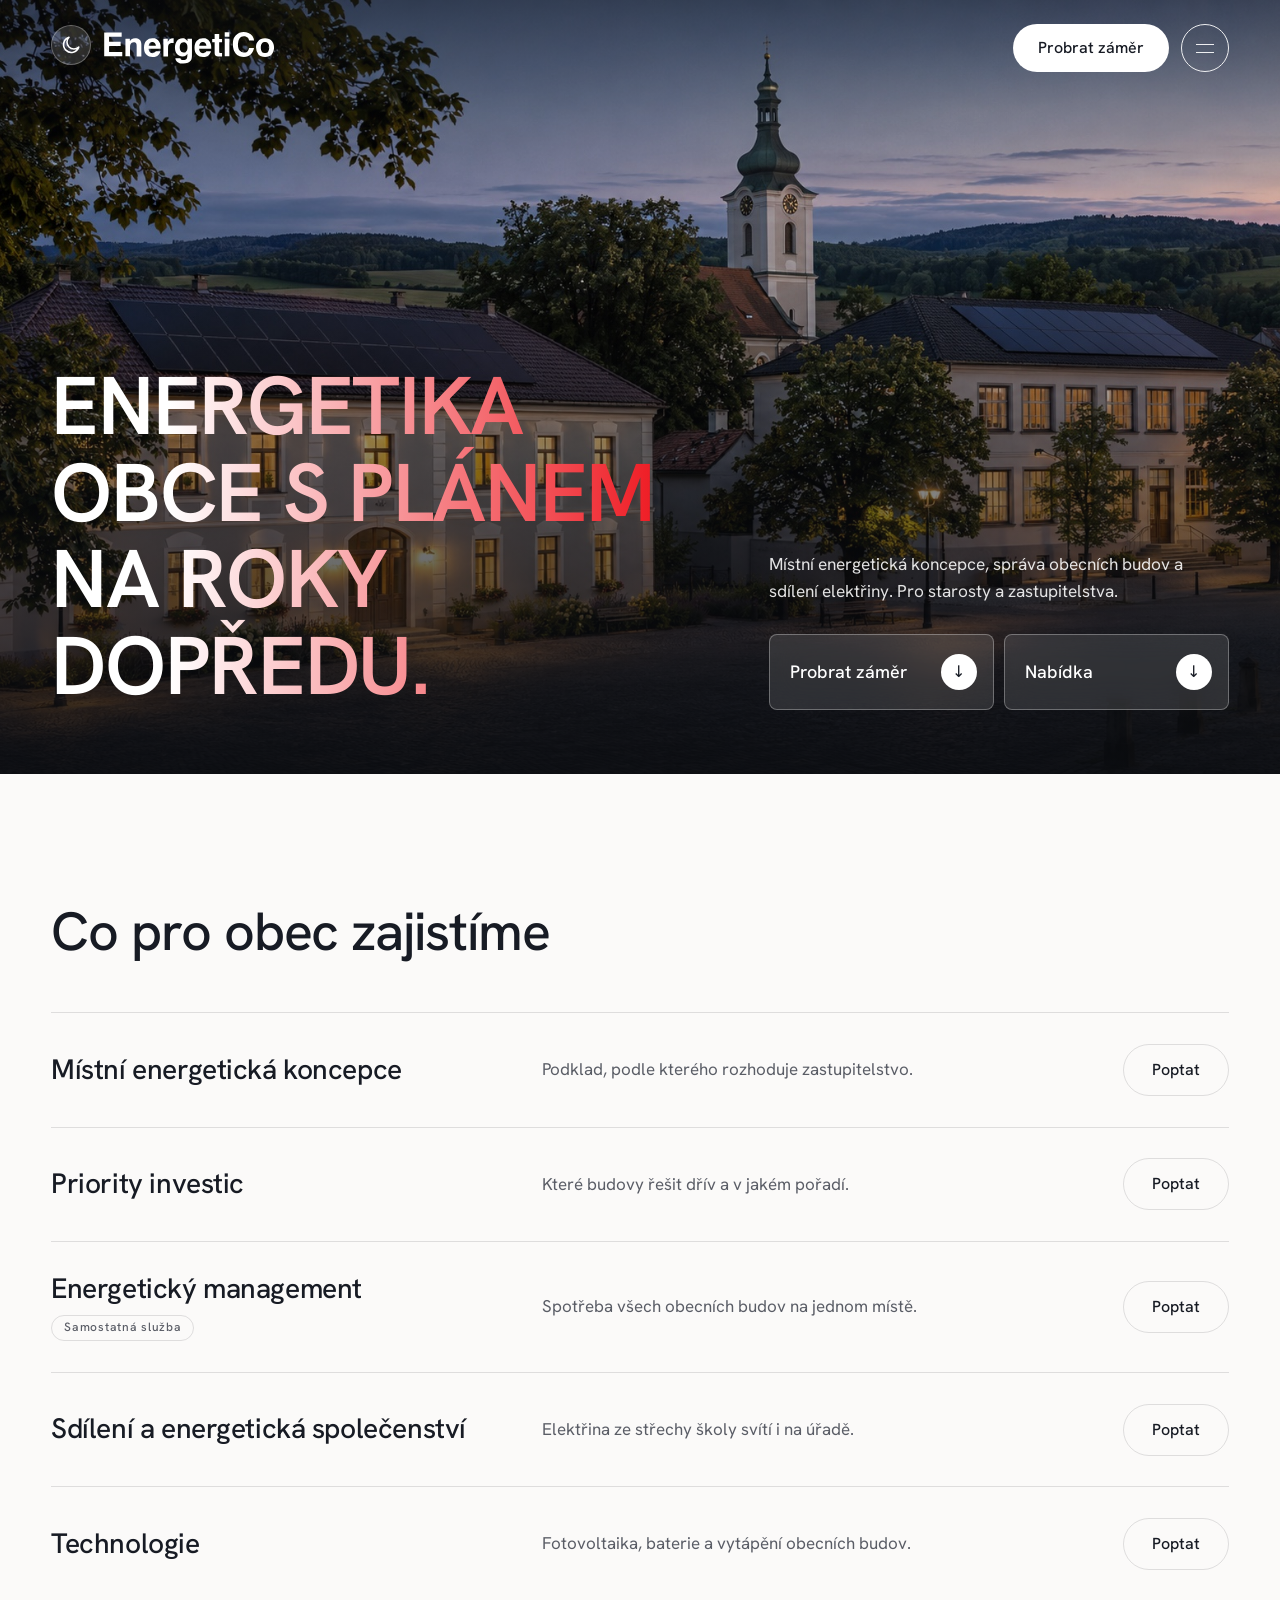
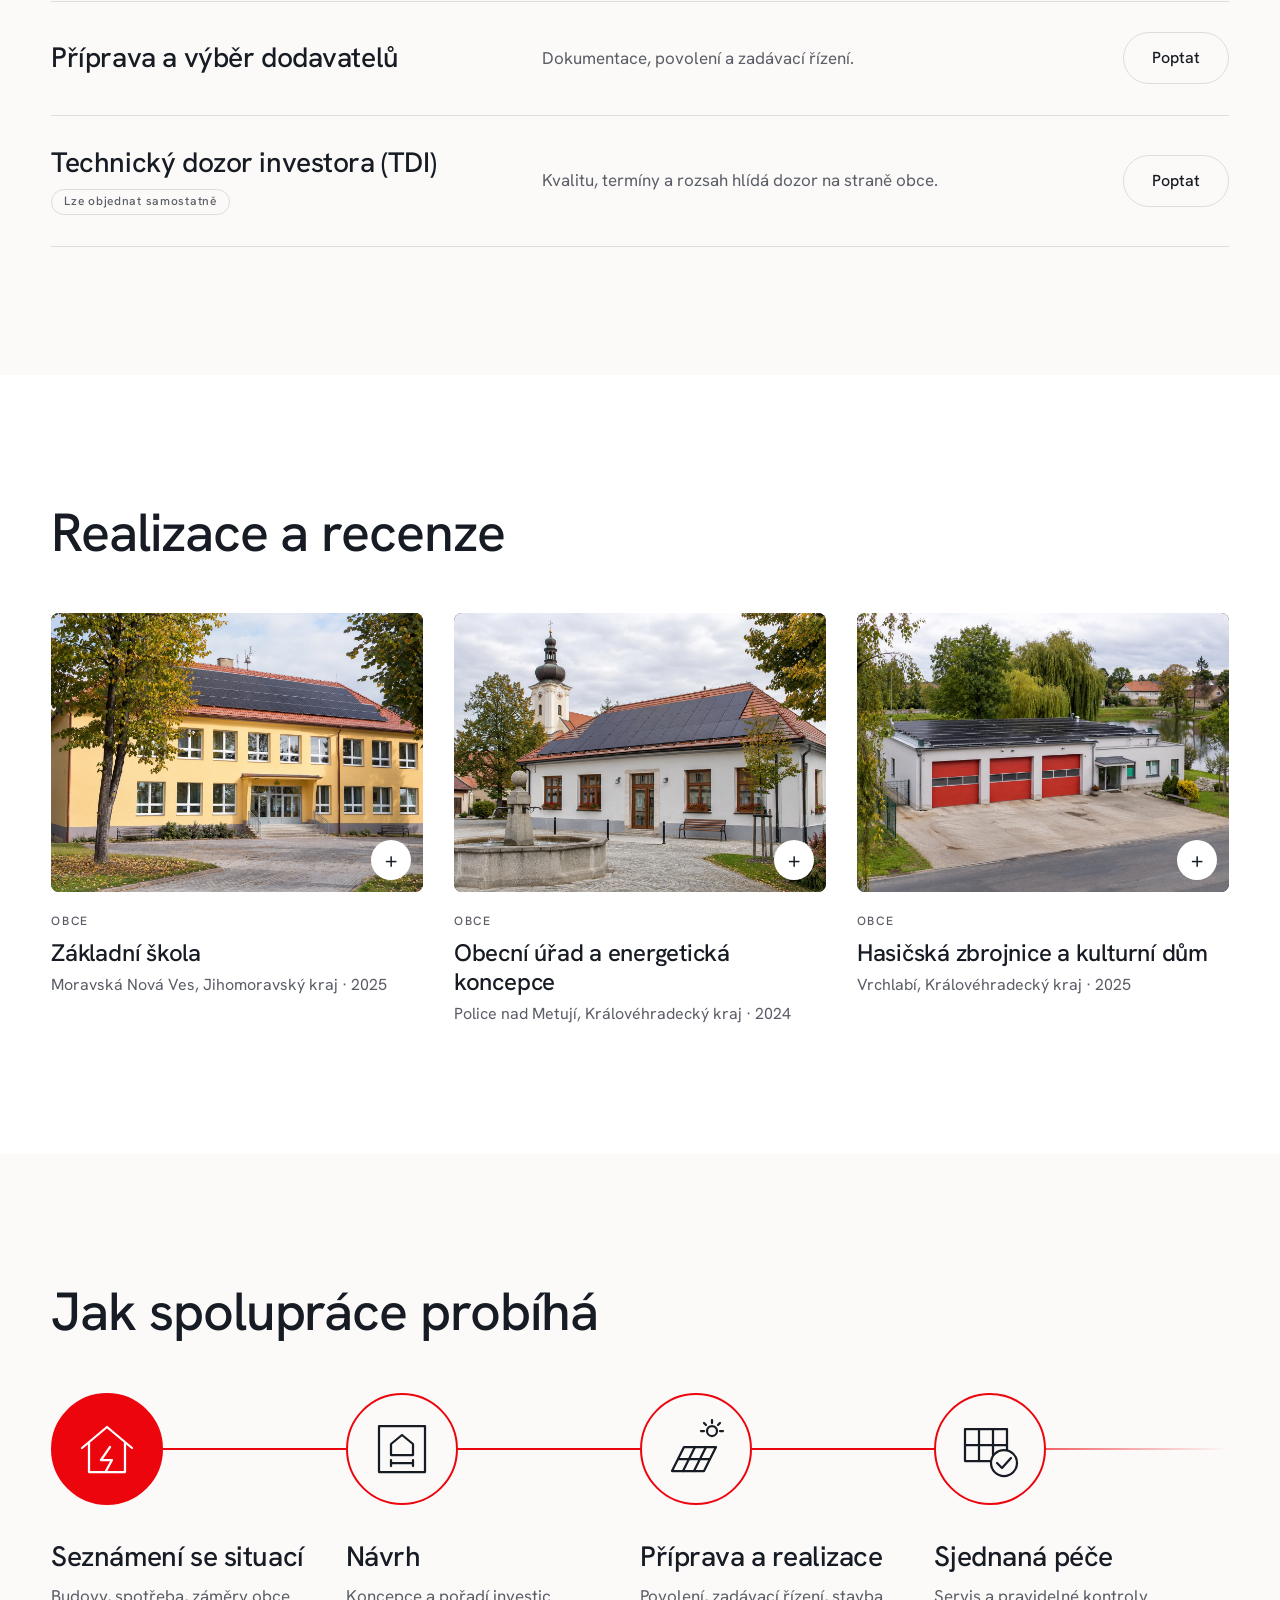
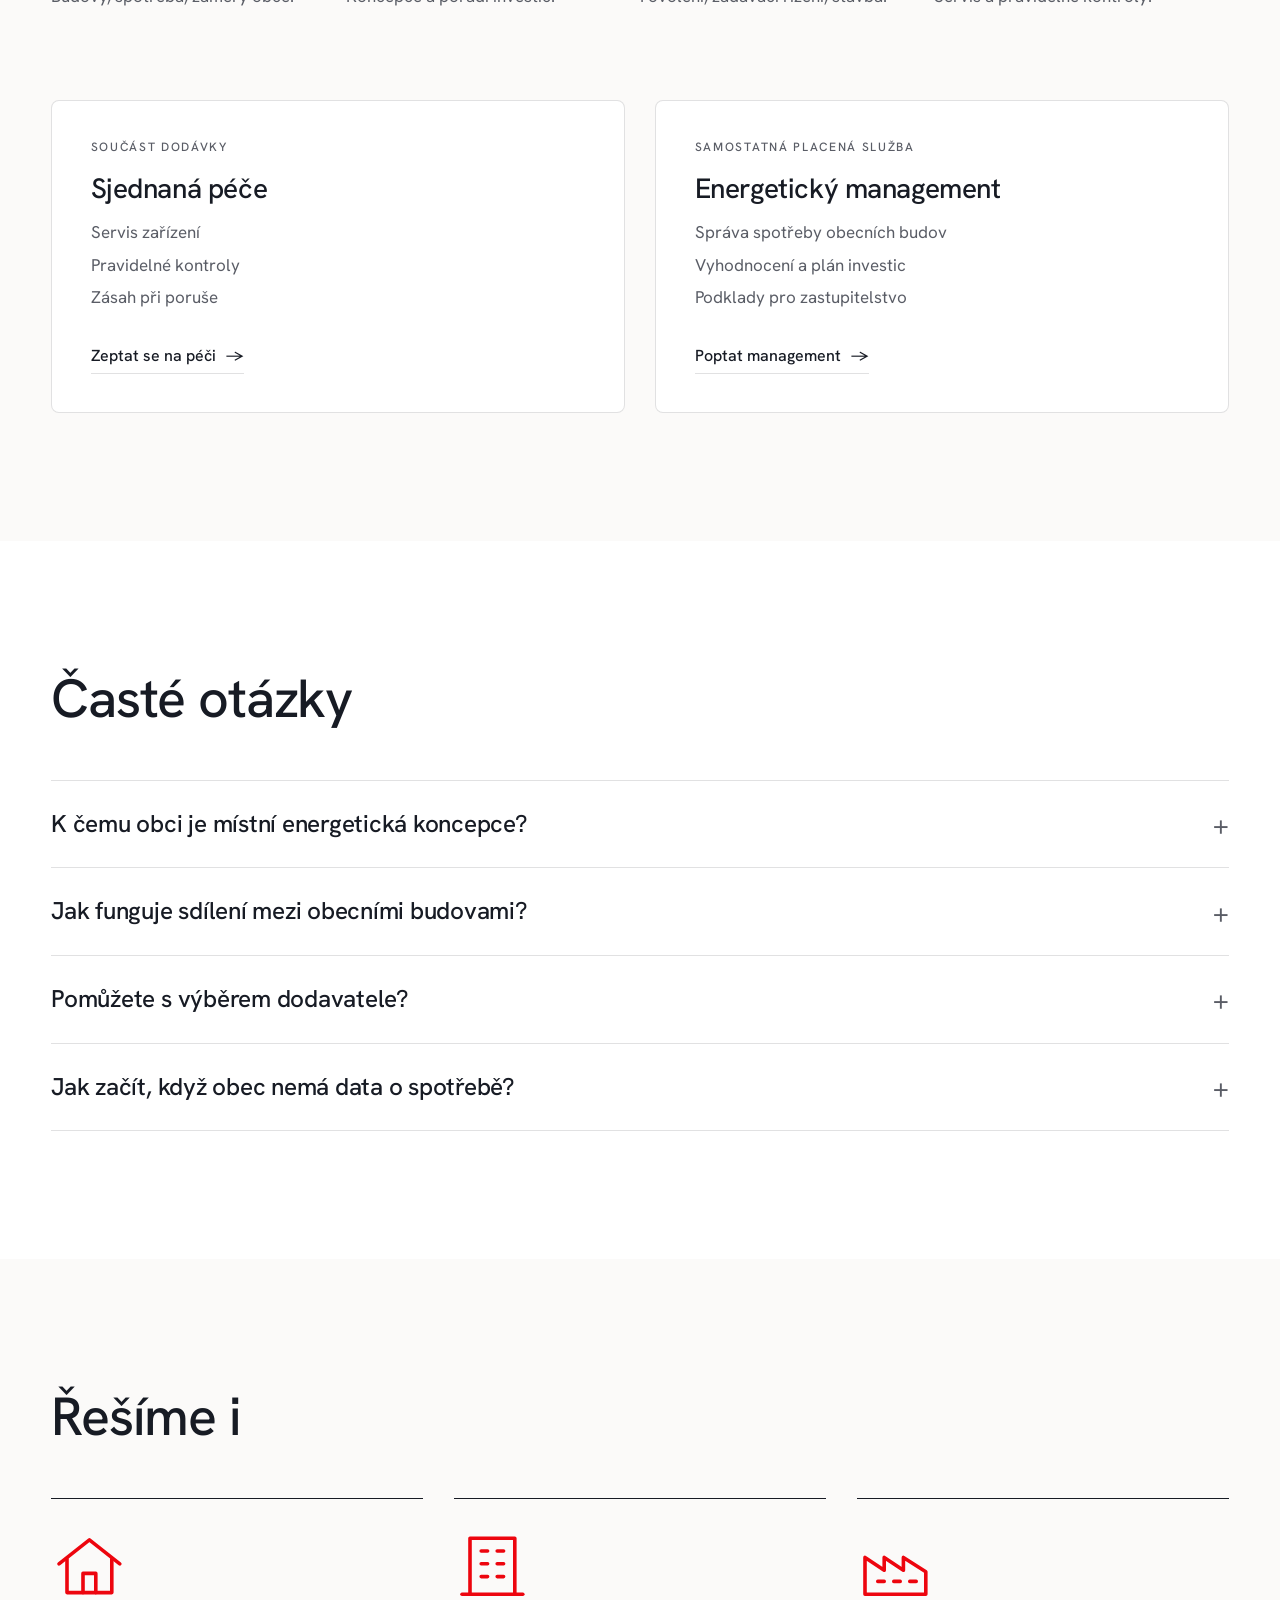
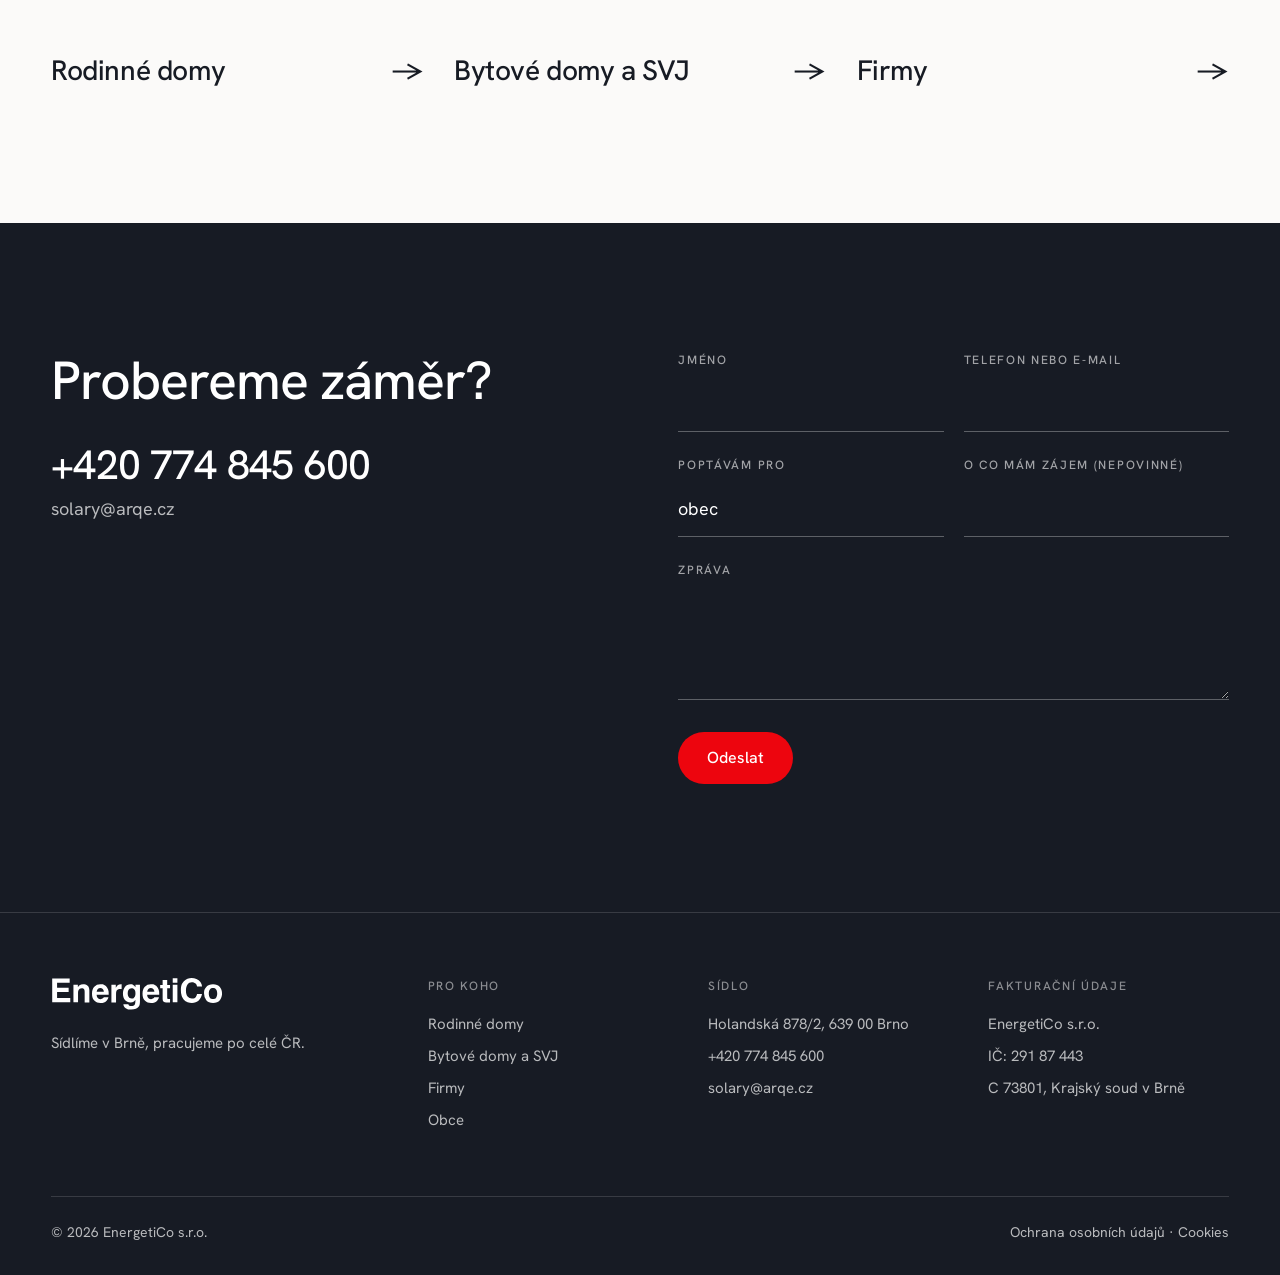
<file: obce.html>
<!doctype html>
<html lang="cs">
<head>
  <meta charset="utf-8">
  <meta name="viewport" content="width=device-width, initial-scale=1">
  <title>Obce — EnergetiCo</title>
  <meta name="description" content="Místní energetické koncepce, priority investic, energetický management a energetická společenství pro obce.">
  <meta name="robots" content="noindex, nofollow"><!-- slepá šablona; před spuštěním odstranit -->
  <script>try{var m=localStorage.getItem("motiv");if(m)document.documentElement.dataset.motiv=m}catch(e){}try{if(sessionStorage.getItem("prechod")){sessionStorage.removeItem("prechod");document.documentElement.classList.add("prichod")}}catch(e){}</script>
  <link rel="preconnect" href="https://fonts.googleapis.com">
  <link rel="preconnect" href="https://fonts.gstatic.com" crossorigin>
  <link href="https://fonts.googleapis.com/css2?family=Hanken+Grotesk:wght@400;500;600&display=swap" rel="stylesheet">
  <link rel="stylesheet" href="assets/css/web.css">
  <script type="module" src="assets/js/web.js"></script>
</head>
<body data-segment="obce">

<!-- ===== HLAVIČKA (stejná na všech stránkách) ===== -->
<header class="hlavicka">
  <div class="obal hlavicka__radek">
    <div class="hlavicka__znacka">
      <!-- Přepínač vzhledu jako v Kapse: v tmavém režimu slunce, ve světlém měsíc -->
      <button class="motiv" type="button" aria-label="Přepnout světlý a tmavý režim" title="Přepnout světlý a tmavý režim">
        <svg class="motiv__slunce" viewBox="0 0 24 24" aria-hidden="true"><circle cx="12" cy="12" r="4"/><path d="M12 2.5v2.5M12 19v2.5M2.5 12H5M19 12h2.5M5.3 5.3l1.8 1.8M16.9 16.9l1.8 1.8M5.3 18.7l1.8-1.8M16.9 7.1l1.8-1.8"/></svg>
        <svg class="motiv__mesic" viewBox="0 0 24 24" aria-hidden="true"><path d="M20.5 14.2A8.5 8.5 0 1 1 9.8 3.5a6.6 6.6 0 0 0 10.7 10.7z"/></svg>
      </button>
      <a class="logo" href="index.html"><span>EnergetiCo</span></a>
    </div>
    <nav class="menu" aria-label="Hlavní menu">
      <a href="index.html">Úvod</a>
      <a href="rodinne-domy.html">Rodinné domy</a>
      <a href="bytove-domy-svj.html">Bytové domy a SVJ</a>
      <a href="firmy.html">Firmy</a>
      <a href="obce.html" aria-current="page">Obce</a>
      <a href="sluzby.html">Služby</a>
      <a href="o-nas.html">O nás</a>
    </nav>
    <div class="hlavicka__akce">
      <a class="tl tl--bile" href="#kontakt">Probrat záměr</a>
      <button class="burger" aria-label="Menu" aria-expanded="false"></button>
    </div>
  </div>
</header>

<main>

<!-- ===== ÚVOD ===== -->
<section class="uvod uvod--nizsi">
  <div class="uvod__foto foto" data-soubor="obce-uvod.jpg">
    <img src="assets/foto/obce-uvod.jpg" alt="" onerror="this.remove()">
  </div>
  <div class="uvod__clona"></div>
  <div class="obal uvod__obsah">
    <h1 class="uvod__nadpis">Energetika obce s plánem na roky dopředu.</h1>
    <div>
      <p class="uvod__veta">Místní energetická koncepce, správa obecních budov a sdílení elektřiny. Pro starosty a zastupitelstva.</p>
      <nav class="segmenty" aria-label="Na této stránce">
        <a class="segment segment--dolu" href="#kontakt">Probrat záměr</a>
        <a class="segment segment--dolu" href="#nabidka">Nabídka</a>
      </nav>
    </div>
  </div>
</section>

<!-- Každý řádek má kotvu (id). Stránka Služby na ně odkazuje přímo, např. obce.html#fotovoltaika -->
<section class="sekce" id="nabidka">
  <div class="obal">
    <div class="sekce__hlava">
      <h2 class="nadpis">Co pro obec zajistíme</h2>
    </div>
    <div class="nabidka">
      <article class="nabidka__radek" id="koncepce">
        <h3>Místní energetická koncepce</h3>
        <p>Podklad, podle kterého rozhoduje zastupitelstvo.</p>
        <a class="tl tl--obrys" href="#kontakt" data-sluzba="Místní energetická koncepce">Poptat</a>
      </article>
      <article class="nabidka__radek" id="investice">
        <h3>Priority investic</h3>
        <p>Které budovy řešit dřív a v jakém pořadí.</p>
        <a class="tl tl--obrys" href="#kontakt" data-sluzba="Priority investic">Poptat</a>
      </article>
      <article class="nabidka__radek" id="energeticky-management">
        <h3>Energetický management<br><span class="stitek">Samostatná služba</span></h3>
        <p>Spotřeba všech obecních budov na jednom místě.</p>
        <a class="tl tl--obrys" href="#kontakt" data-sluzba="Energetický management">Poptat</a>
      </article>
      <article class="nabidka__radek" id="sdileni">
        <h3>Sdílení a energetická společenství</h3>
        <p>Elektřina ze střechy školy svítí i na úřadě.</p>
        <a class="tl tl--obrys" href="#kontakt" data-sluzba="Sdílení a energetická společenství">Poptat</a>
      </article>
      <article class="nabidka__radek" id="technologie">
        <h3>Technologie</h3>
        <p>Fotovoltaika, baterie a vytápění obecních budov.</p>
        <a class="tl tl--obrys" href="#kontakt" data-sluzba="Technologie">Poptat</a>
      </article>
      <article class="nabidka__radek" id="priprava">
        <h3>Příprava a výběr dodavatelů</h3>
        <p>Dokumentace, povolení a zadávací řízení.</p>
        <a class="tl tl--obrys" href="#kontakt" data-sluzba="Příprava a výběr dodavatelů">Poptat</a>
      </article>
      <article class="nabidka__radek" id="tdi">
        <h3>Technický dozor investora (TDI)<br><span class="stitek">Lze objednat samostatně</span></h3>
        <p>Kvalitu, termíny a rozsah hlídá dozor na straně obce.</p>
        <a class="tl tl--obrys" href="#kontakt" data-sluzba="Technický dozor investora (TDI)">Poptat</a>
      </article>
    </div>
  </div>
</section>

<!-- Z data/reference.json — položky se segmentem "obce" -->
<section class="sekce sekce--plocha" id="realizace">
  <div class="obal">
    <div class="sekce__hlava">
      <h2 class="nadpis">Realizace a recenze</h2>
    </div>
    <div class="reference" data-reference="obce"></div>
  </div>
</section>

<section class="sekce" id="spoluprace">
  <div class="obal">
    <div class="sekce__hlava">
      <h2 class="nadpis">Jak spolupráce probíhá</h2>
    </div>
    <ol class="kroky">
      <li><svg viewBox="0 0 64 64" aria-hidden="true"><path d="M7 31 32 10l25 21"/><path d="M14 26v29h36V26"/><path d="M35 30 26 43h11l-6 11"/></svg><h3>Seznámení se situací</h3><p>Budovy, spotřeba, záměry obce.</p></li>
      <li><svg viewBox="0 0 64 64" aria-hidden="true"><path d="M9 9h46v46H9z"/><path d="M21 38V27l11-9 11 9v11z"/><path d="M21 46h22M21 43v6M43 43v6"/></svg><h3>Návrh</h3><p>Koncepce a pořadí investic.</p></li>
      <li><svg viewBox="0 0 64 64" aria-hidden="true"><path d="M8 54 20 30h32L40 54z"/><path d="M14 42h32M31 30 19 54M42 30 30 54"/><circle cx="48" cy="14" r="5"/><path d="M48 3v3M37 14h3M56 14h3M40 6l2 2M56 6l-2 2"/></svg><h3>Příprava a realizace</h3><p>Povolení, zadávací řízení, stavba.</p></li>
      <li><svg viewBox="0 0 64 64" aria-hidden="true"><path d="M7 12h42v32H7z"/><path d="M7 28h42M21 12v32M35 12v32"/><circle class="vypln" cx="46" cy="46" r="13"/><path d="m39 46 5 5 9-10"/></svg><h3>Sjednaná péče</h3><p>Servis a pravidelné kontroly.</p></li>
    </ol>

    <!-- Běžná sjednaná péče × placený energetický management -->
    <div class="pece" id="pece" style="margin-top: clamp(56px, 7vw, 112px)">
      <div class="pece__karta">
        <p class="navesti">Součást dodávky</p>
        <h3>Sjednaná péče</h3>
        <ul><li>Servis zařízení</li><li>Pravidelné kontroly</li><li>Zásah při poruše</li></ul>
        <a class="odkaz" href="#kontakt" data-sluzba="Sjednaná péče">Zeptat se na péči</a>
      </div>
      <div class="pece__karta">
        <p class="navesti">Samostatná placená služba</p>
        <h3>Energetický management</h3>
        <ul><li>Správa spotřeby obecních budov</li><li>Vyhodnocení a plán investic</li><li>Podklady pro zastupitelstvo</li></ul>
        <a class="odkaz" href="#kontakt" data-sluzba="Energetický management">Poptat management</a>
      </div>
    </div>
  </div>
</section>

<!-- Otázky jsou zástupné, znění a odpovědi dodá EnergetiCo -->
<section class="sekce sekce--plocha" id="otazky">
  <div class="obal">
    <div class="sekce__hlava">
      <h2 class="nadpis">Časté otázky</h2>
    </div>
    <div class="otazky">
      <details><summary>K čemu obci je místní energetická koncepce?</summary><p>Odpověď doplní EnergetiCo.</p></details>
      <details><summary>Jak funguje sdílení mezi obecními budovami?</summary><p>Odpověď doplní EnergetiCo.</p></details>
      <details><summary>Pomůžete s výběrem dodavatele?</summary><p>Odpověď doplní EnergetiCo.</p></details>
      <details><summary>Jak začít, když obec nemá data o spotřebě?</summary><p>Odpověď doplní EnergetiCo.</p></details>
    </div>
  </div>
</section>

<section class="sekce" id="dalsi">
  <div class="obal">
    <div class="sekce__hlava">
      <h2 class="nadpis">Řešíme i</h2>
    </div>
    <nav class="dalsi">
      <a href="rodinne-domy.html"><svg viewBox="0 0 48 48" aria-hidden="true"><path d="M5 23 24 8l19 15"/><path d="M10 20v21h28V20"/><path d="M20 41V29h8v12"/></svg><span>Rodinné domy</span></a>
      <a href="bytove-domy-svj.html"><svg viewBox="0 0 48 48" aria-hidden="true"><path d="M10 42V7h28v35"/><path d="M5 42h38"/><path d="M17 15h4M27 15h4M17 23h4M27 23h4M17 31h4M27 31h4"/></svg><span>Bytové domy a SVJ</span></a>
      <a href="firmy.html"><svg viewBox="0 0 48 48" aria-hidden="true"><path d="M5 42V19l12 8v-8l12 8v-8l14 9v14z"/><path d="M13 34h4M23 34h4M33 34h4"/></svg><span>Firmy</span></a>
    </nav>
  </div>
</section>

<!-- ===== KONTAKT (stejný na všech stránkách) ===== -->
<section class="kontakt" id="kontakt">
  <div class="obal kontakt__mrizka">
    <div>
      <h2 class="nadpis">Probereme záměr?</h2>
      <a class="kontakt__telefon" href="tel:+420774845600">+420 774 845 600</a>
      <a class="kontakt__mail" href="mailto:solary@arqe.cz">solary@arqe.cz</a>
    </div>
    <form class="formular" novalidate>
      <div class="pole"><label for="f-jmeno">Jméno</label><input id="f-jmeno" name="jmeno" autocomplete="name" required></div>
      <div class="pole"><label for="f-kontakt">Telefon nebo e-mail</label><input id="f-kontakt" name="kontakt" required></div>
      <div class="pole">
        <label for="f-segment">Poptávám pro</label>
        <select id="f-segment" name="segment">
          <option value="">Vyberte</option>
          <option value="rodinne-domy">rodinný dům</option>
          <option value="bytove-domy-svj">bytový dům nebo SVJ</option>
          <option value="firmy">firmu</option>
          <option value="obce">obec</option>
        </select>
      </div>
      <div class="pole"><label for="f-sluzba">O co mám zájem (nepovinné)</label><input id="f-sluzba" name="sluzba"></div>
      <div class="pole pole--cele"><label for="f-zprava">Zpráva</label><textarea id="f-zprava" name="zprava" rows="3"></textarea></div>
      <div class="formular__pata">
        <button class="tl tl--plne" type="submit">Odeslat</button>
        <span class="formular__stav" role="status"></span>
      </div>
    </form>
  </div>
</section>

</main>

<!-- ===== PATIČKA (stejná na všech stránkách) ===== -->
<footer class="paticka">
  <div class="obal">
    <div class="paticka__mrizka">
      <div>
        <a class="logo" href="index.html"><span>EnergetiCo</span></a>
        <p>Sídlíme v Brně, pracujeme po celé ČR.</p>
      </div>
      <div>
        <h3>Pro koho</h3>
        <ul>
          <li><a href="rodinne-domy.html">Rodinné domy</a></li>
          <li><a href="bytove-domy-svj.html">Bytové domy a SVJ</a></li>
          <li><a href="firmy.html">Firmy</a></li>
          <li><a href="obce.html">Obce</a></li>
        </ul>
      </div>
      <div>
        <h3>Sídlo</h3>
        <ul>
          <li>Holandská 878/2, 639 00 Brno</li>
          <li><a href="tel:+420774845600">+420 774 845 600</a></li>
          <li><a href="mailto:solary@arqe.cz">solary@arqe.cz</a></li>
        </ul>
      </div>
      <div>
        <h3>Fakturační údaje</h3>
        <ul>
          <li>EnergetiCo s.r.o.</li>
          <li>IČ: 291 87 443</li>
          <li>C 73801, Krajský soud v Brně</li>
        </ul>
      </div>
    </div>
    <div class="paticka__spodek">
      <span>© 2026 EnergetiCo s.r.o.</span>
      <span><a href="ochrana-udaju.html">Ochrana osobních údajů</a> · <a href="cookies.html">Cookies</a></span>
    </div>
  </div>
</footer>

</body>
</html>
</file>
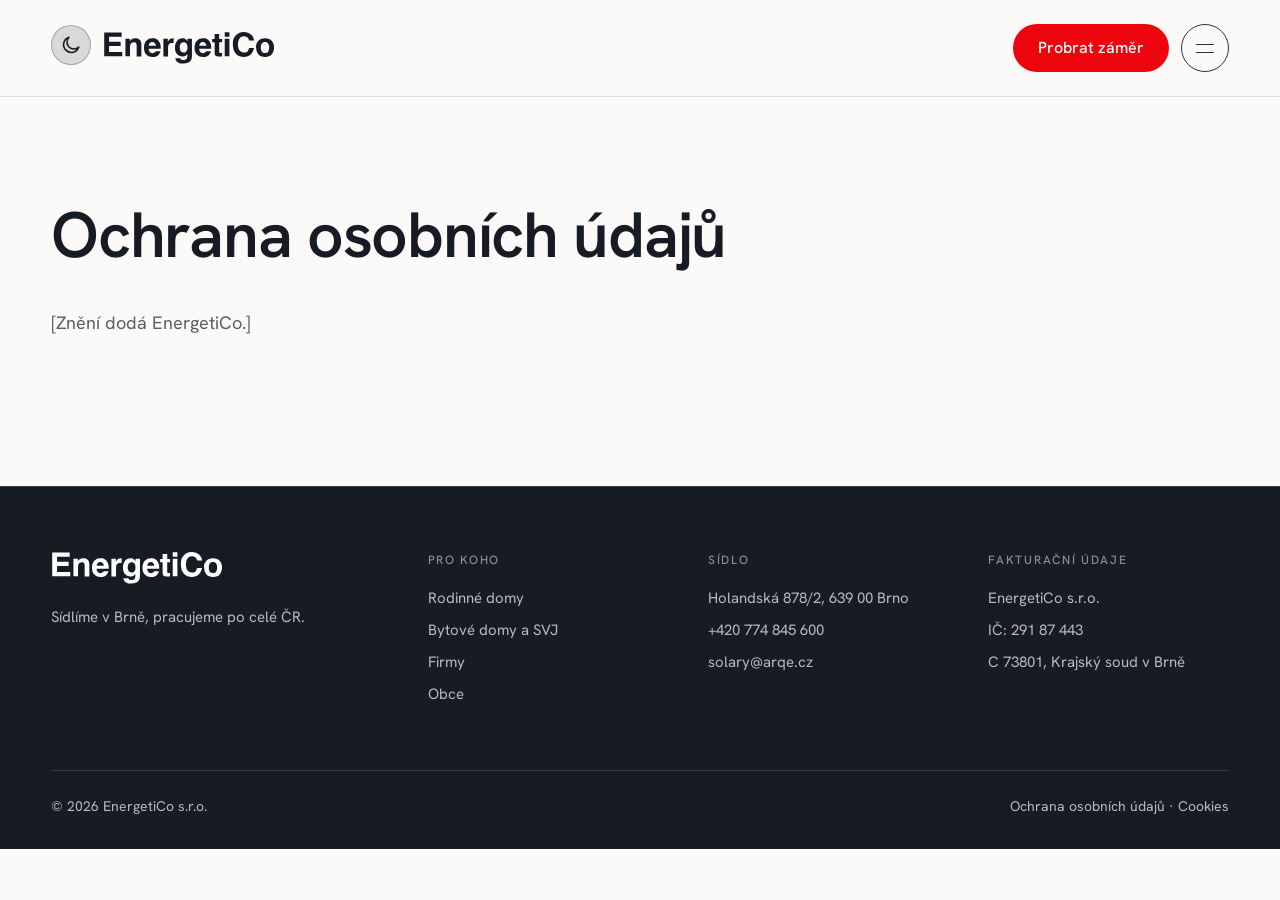
<file: ochrana-udaju.html>
<!doctype html>
<html lang="cs">
<head>
  <meta charset="utf-8">
  <meta name="viewport" content="width=device-width, initial-scale=1">
  <title>Ochrana osobních údajů — EnergetiCo</title>
  <meta name="description" content="Ochrana osobních údajů">
  <meta name="robots" content="noindex, nofollow"><!-- slepá šablona; před spuštěním odstranit -->
  <script>try{var m=localStorage.getItem("motiv");if(m)document.documentElement.dataset.motiv=m}catch(e){}try{if(sessionStorage.getItem("prechod")){sessionStorage.removeItem("prechod");document.documentElement.classList.add("prichod")}}catch(e){}</script>
  <link rel="preconnect" href="https://fonts.googleapis.com">
  <link rel="preconnect" href="https://fonts.gstatic.com" crossorigin>
  <link href="https://fonts.googleapis.com/css2?family=Hanken+Grotesk:wght@400;500;600&display=swap" rel="stylesheet">
  <link rel="stylesheet" href="assets/css/web.css">
  <script type="module" src="assets/js/web.js"></script>
</head>
<body>

<!-- ===== HLAVIČKA (stejná na všech stránkách) ===== -->
<header class="hlavicka hlavicka--tmava">
  <div class="obal hlavicka__radek">
    <div class="hlavicka__znacka">
      <!-- Přepínač vzhledu jako v Kapse: v tmavém režimu slunce, ve světlém měsíc -->
      <button class="motiv" type="button" aria-label="Přepnout světlý a tmavý režim" title="Přepnout světlý a tmavý režim">
        <svg class="motiv__slunce" viewBox="0 0 24 24" aria-hidden="true"><circle cx="12" cy="12" r="4"/><path d="M12 2.5v2.5M12 19v2.5M2.5 12H5M19 12h2.5M5.3 5.3l1.8 1.8M16.9 16.9l1.8 1.8M5.3 18.7l1.8-1.8M16.9 7.1l1.8-1.8"/></svg>
        <svg class="motiv__mesic" viewBox="0 0 24 24" aria-hidden="true"><path d="M20.5 14.2A8.5 8.5 0 1 1 9.8 3.5a6.6 6.6 0 0 0 10.7 10.7z"/></svg>
      </button>
      <a class="logo" href="index.html"><span>EnergetiCo</span></a>
    </div>
    <nav class="menu" aria-label="Hlavní menu">
      <a href="index.html">Úvod</a>
      <a href="rodinne-domy.html">Rodinné domy</a>
      <a href="bytove-domy-svj.html">Bytové domy a SVJ</a>
      <a href="firmy.html">Firmy</a>
      <a href="obce.html">Obce</a>
      <a href="sluzby.html">Služby</a>
      <a href="o-nas.html">O nás</a>
    </nav>
    <div class="hlavicka__akce">
      <a class="tl tl--bile" href="index.html#kontakt">Probrat záměr</a>
      <button class="burger" aria-label="Menu" aria-expanded="false"></button>
    </div>
  </div>
</header>

<main>

<div class="obal"><div class="text">
  <h1>Ochrana osobních údajů</h1>
  <p>[Znění dodá EnergetiCo.]</p>
</div></div>

</main>

<!-- ===== PATIČKA (stejná na všech stránkách) ===== -->
<footer class="paticka">
  <div class="obal">
    <div class="paticka__mrizka">
      <div>
        <a class="logo" href="index.html"><span>EnergetiCo</span></a>
        <p>Sídlíme v Brně, pracujeme po celé ČR.</p>
      </div>
      <div>
        <h3>Pro koho</h3>
        <ul>
          <li><a href="rodinne-domy.html">Rodinné domy</a></li>
          <li><a href="bytove-domy-svj.html">Bytové domy a SVJ</a></li>
          <li><a href="firmy.html">Firmy</a></li>
          <li><a href="obce.html">Obce</a></li>
        </ul>
      </div>
      <div>
        <h3>Sídlo</h3>
        <ul>
          <li>Holandská 878/2, 639 00 Brno</li>
          <li><a href="tel:+420774845600">+420 774 845 600</a></li>
          <li><a href="mailto:solary@arqe.cz">solary@arqe.cz</a></li>
        </ul>
      </div>
      <div>
        <h3>Fakturační údaje</h3>
        <ul>
          <li>EnergetiCo s.r.o.</li>
          <li>IČ: 291 87 443</li>
          <li>C 73801, Krajský soud v Brně</li>
        </ul>
      </div>
    </div>
    <div class="paticka__spodek">
      <span>© 2026 EnergetiCo s.r.o.</span>
      <span><a href="ochrana-udaju.html">Ochrana osobních údajů</a> · <a href="cookies.html">Cookies</a></span>
    </div>
  </div>
</footer>

</body>
</html>
</file>
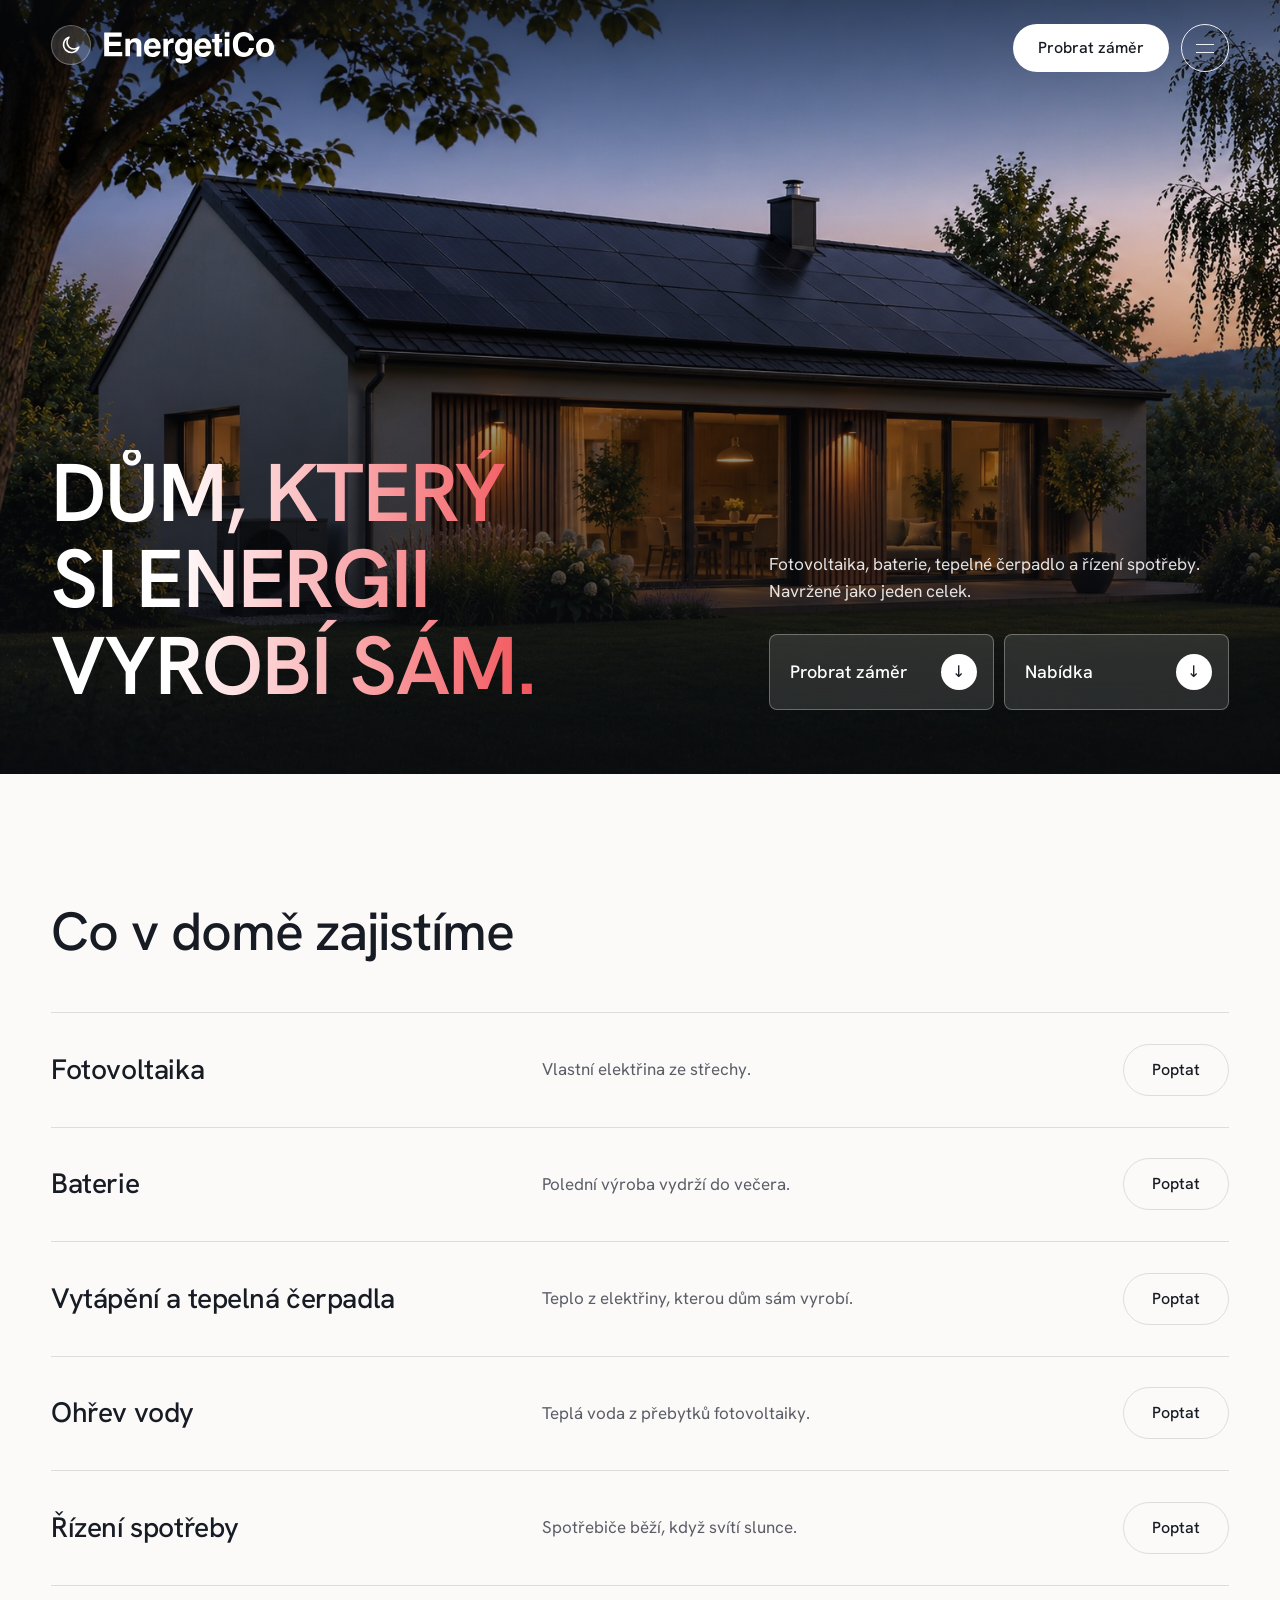
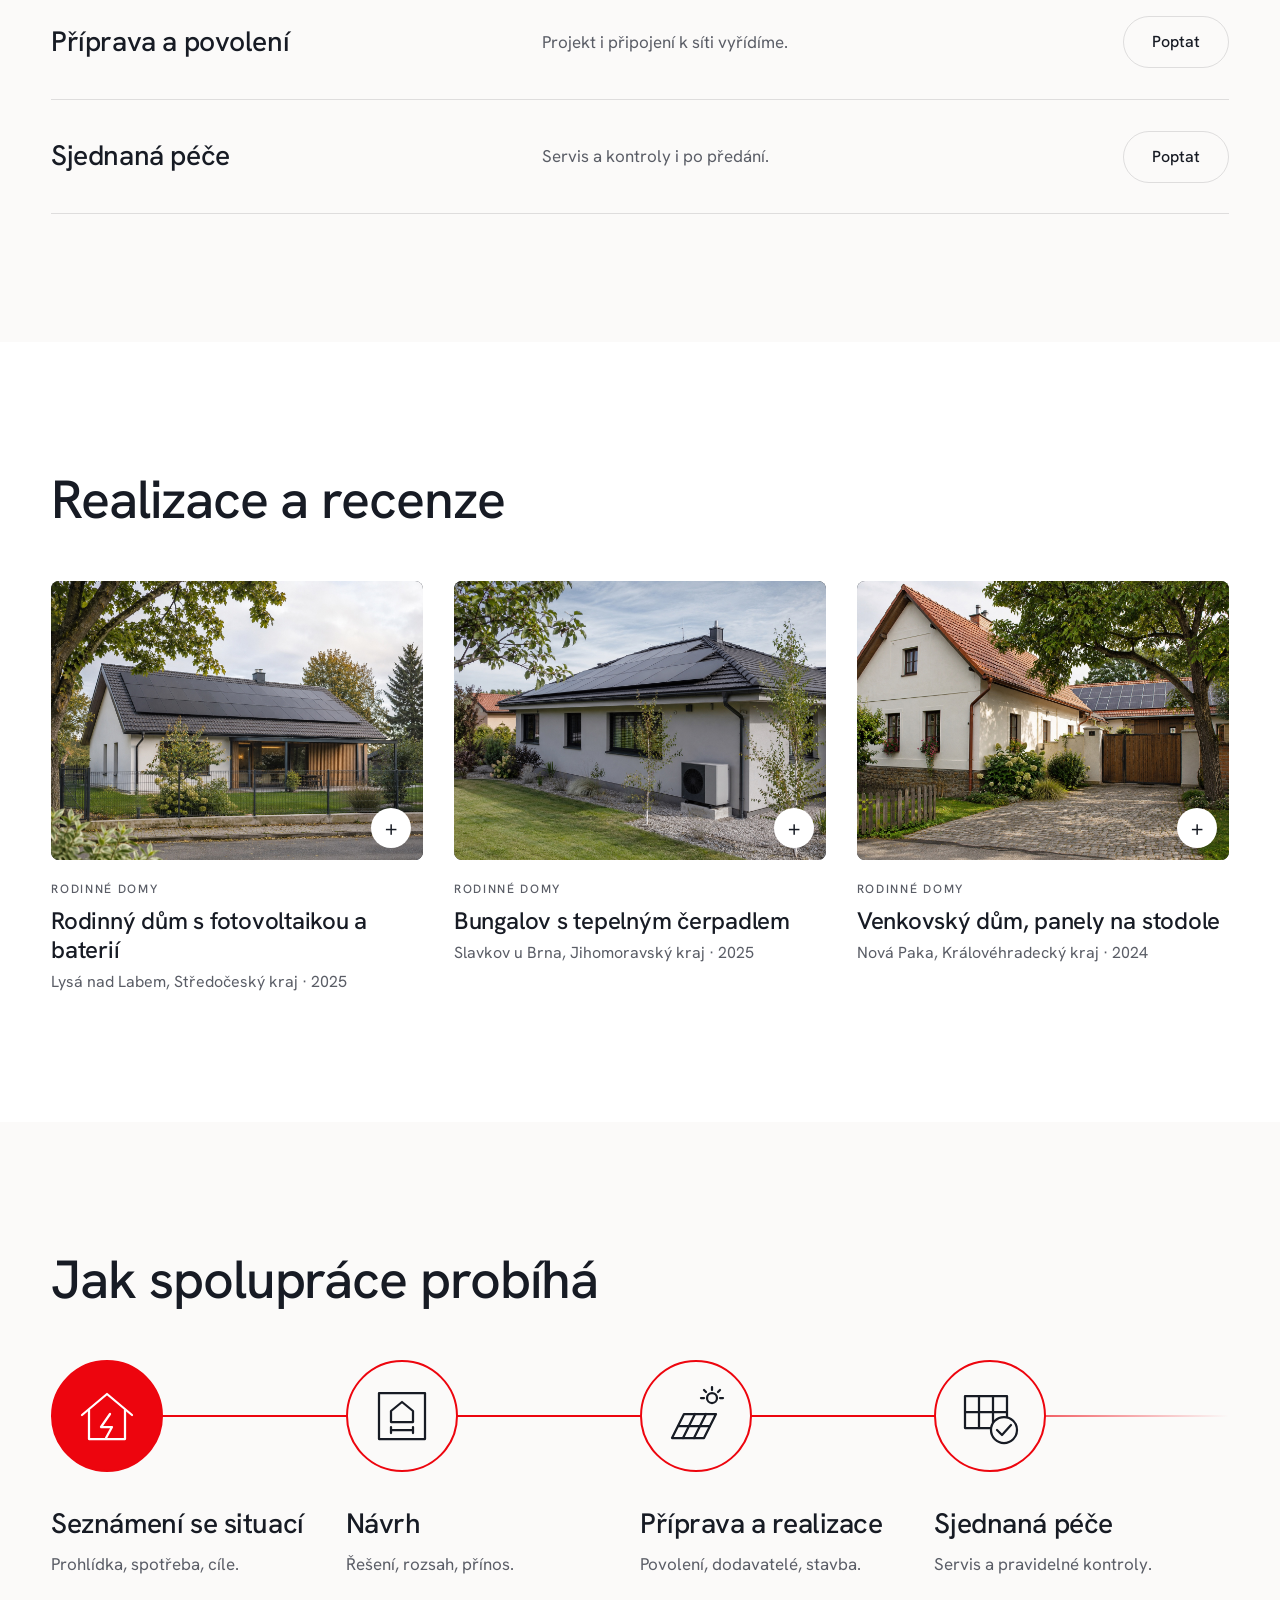
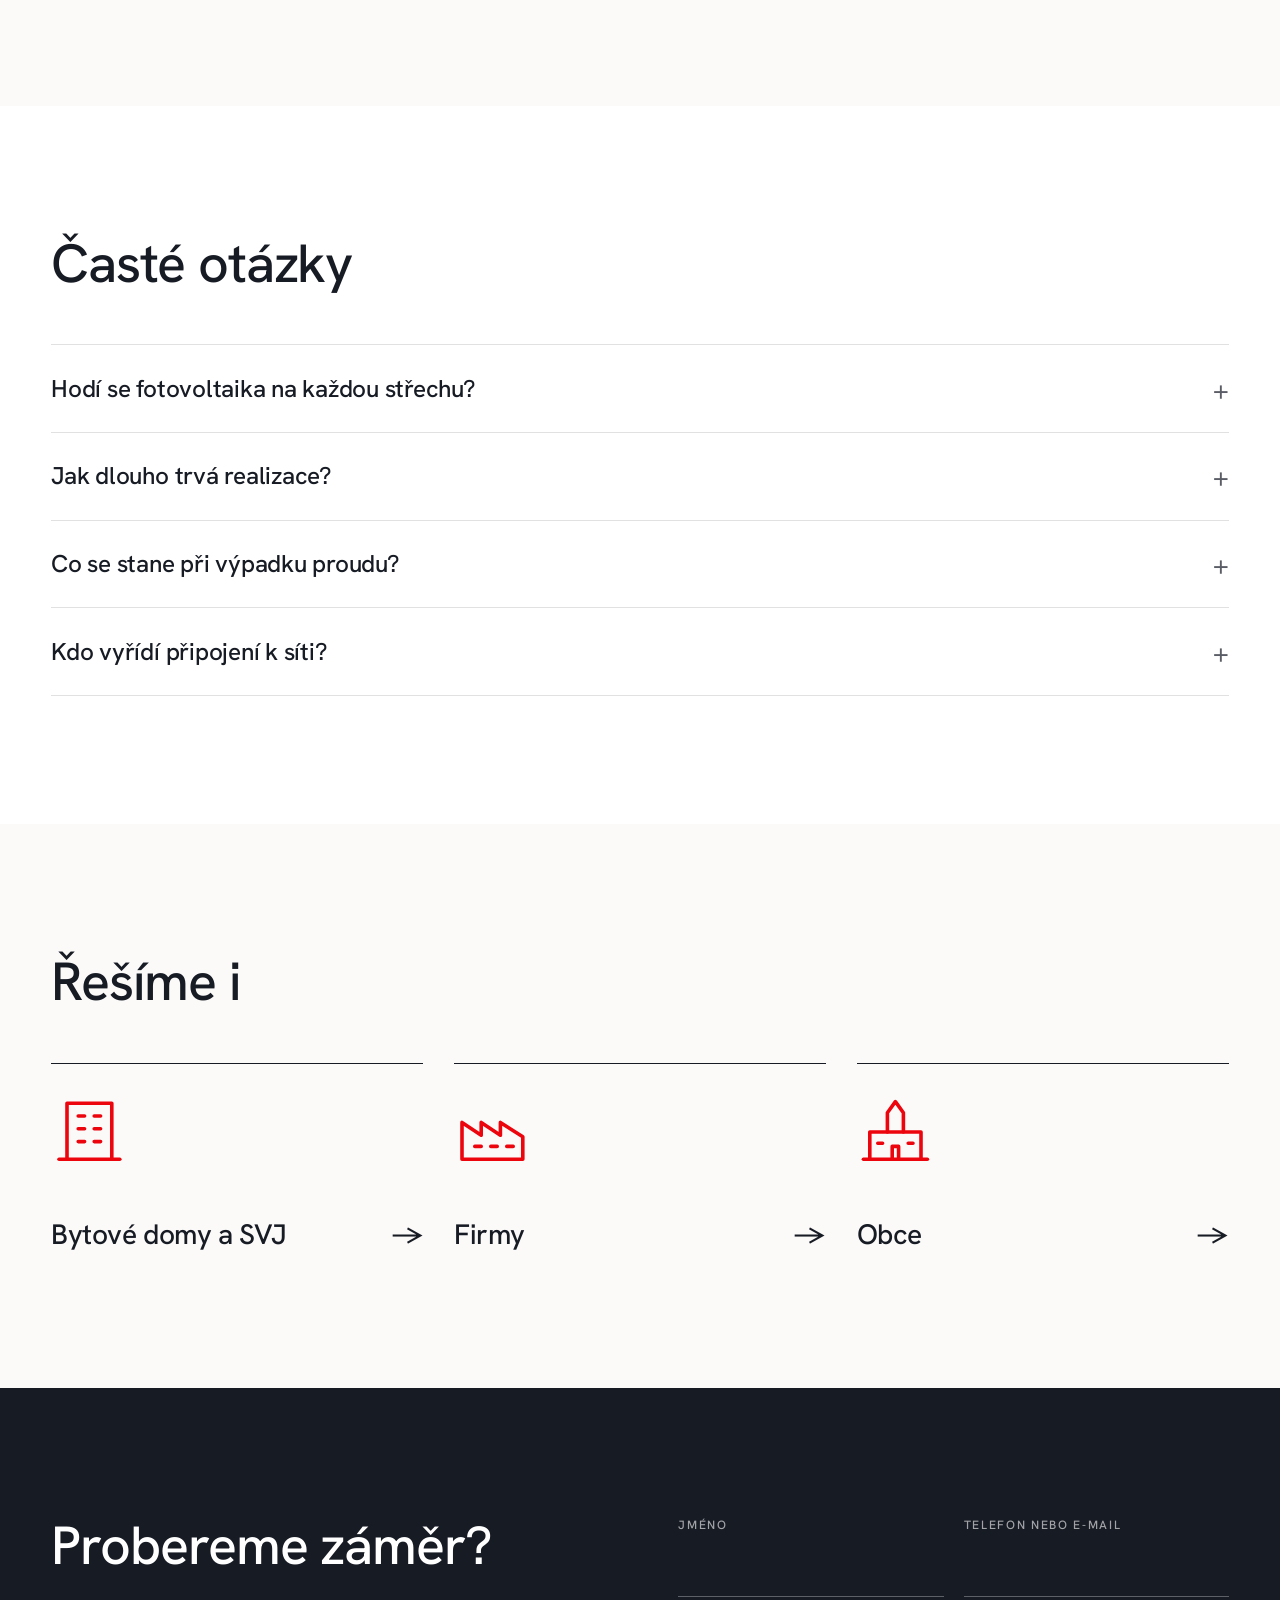
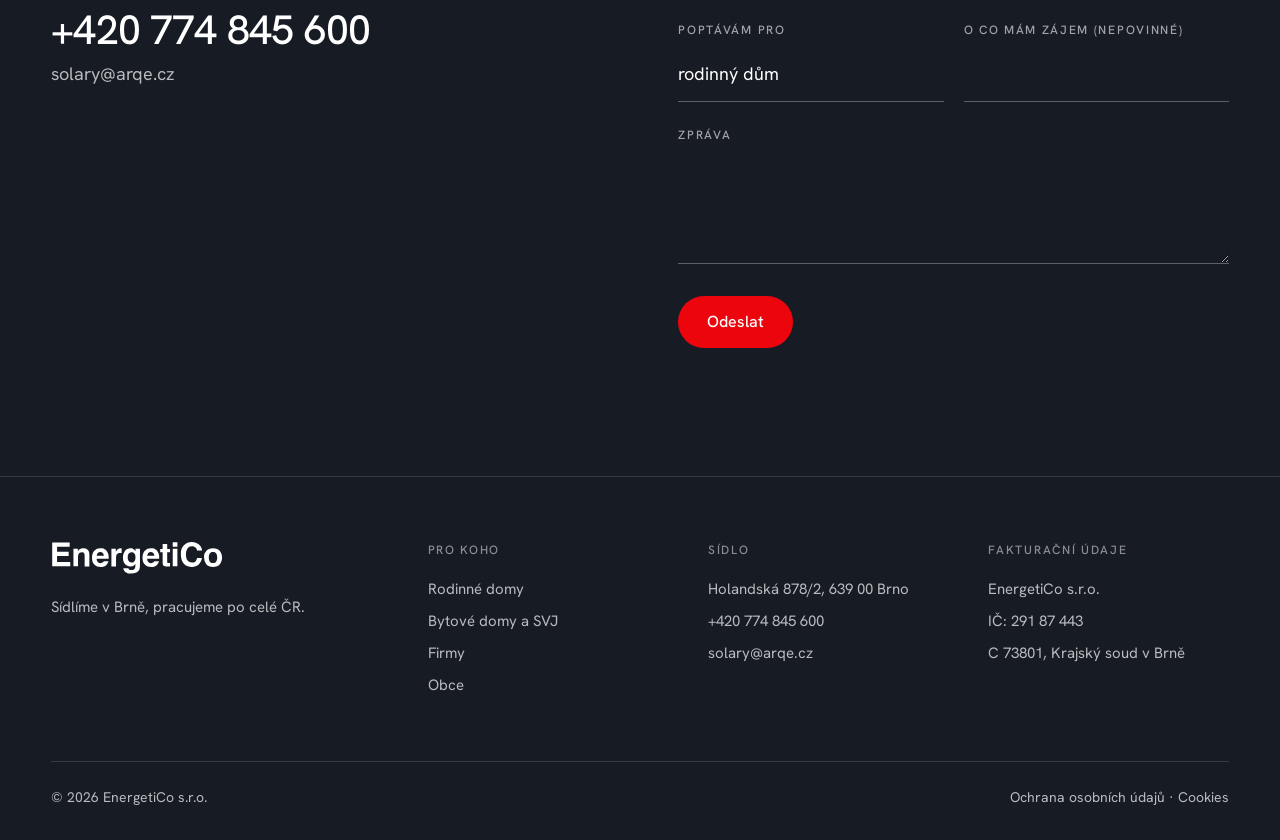
<file: rodinne-domy.html>
<!doctype html>
<html lang="cs">
<head>
  <meta charset="utf-8">
  <meta name="viewport" content="width=device-width, initial-scale=1">
  <title>Rodinné domy — EnergetiCo</title>
  <meta name="description" content="Fotovoltaika, baterie, tepelná čerpadla, ohřev vody a řízení spotřeby pro rodinné domy.">
  <meta name="robots" content="noindex, nofollow"><!-- slepá šablona; před spuštěním odstranit -->
  <script>try{var m=localStorage.getItem("motiv");if(m)document.documentElement.dataset.motiv=m}catch(e){}try{if(sessionStorage.getItem("prechod")){sessionStorage.removeItem("prechod");document.documentElement.classList.add("prichod")}}catch(e){}</script>
  <link rel="preconnect" href="https://fonts.googleapis.com">
  <link rel="preconnect" href="https://fonts.gstatic.com" crossorigin>
  <link href="https://fonts.googleapis.com/css2?family=Hanken+Grotesk:wght@400;500;600&display=swap" rel="stylesheet">
  <link rel="stylesheet" href="assets/css/web.css">
  <script type="module" src="assets/js/web.js"></script>
</head>
<body data-segment="rodinne-domy">

<!-- ===== HLAVIČKA (stejná na všech stránkách) ===== -->
<header class="hlavicka">
  <div class="obal hlavicka__radek">
    <div class="hlavicka__znacka">
      <!-- Přepínač vzhledu jako v Kapse: v tmavém režimu slunce, ve světlém měsíc -->
      <button class="motiv" type="button" aria-label="Přepnout světlý a tmavý režim" title="Přepnout světlý a tmavý režim">
        <svg class="motiv__slunce" viewBox="0 0 24 24" aria-hidden="true"><circle cx="12" cy="12" r="4"/><path d="M12 2.5v2.5M12 19v2.5M2.5 12H5M19 12h2.5M5.3 5.3l1.8 1.8M16.9 16.9l1.8 1.8M5.3 18.7l1.8-1.8M16.9 7.1l1.8-1.8"/></svg>
        <svg class="motiv__mesic" viewBox="0 0 24 24" aria-hidden="true"><path d="M20.5 14.2A8.5 8.5 0 1 1 9.8 3.5a6.6 6.6 0 0 0 10.7 10.7z"/></svg>
      </button>
      <a class="logo" href="index.html"><span>EnergetiCo</span></a>
    </div>
    <nav class="menu" aria-label="Hlavní menu">
      <a href="index.html">Úvod</a>
      <a href="rodinne-domy.html" aria-current="page">Rodinné domy</a>
      <a href="bytove-domy-svj.html">Bytové domy a SVJ</a>
      <a href="firmy.html">Firmy</a>
      <a href="obce.html">Obce</a>
      <a href="sluzby.html">Služby</a>
      <a href="o-nas.html">O nás</a>
    </nav>
    <div class="hlavicka__akce">
      <a class="tl tl--bile" href="#kontakt">Probrat záměr</a>
      <button class="burger" aria-label="Menu" aria-expanded="false"></button>
    </div>
  </div>
</header>

<main>

<!-- ===== ÚVOD ===== -->
<section class="uvod uvod--nizsi">
  <div class="uvod__foto foto" data-soubor="rodinne-domy-uvod.jpg">
    <img src="assets/foto/rodinne-domy-uvod.jpg" alt="" onerror="this.remove()">
  </div>
  <div class="uvod__clona"></div>
  <div class="obal uvod__obsah">
    <h1 class="uvod__nadpis">Dům, který si energii vyrobí sám.</h1>
    <div>
      <p class="uvod__veta">Fotovoltaika, baterie, tepelné čerpadlo a řízení spotřeby. Navržené jako jeden celek.</p>
      <nav class="segmenty" aria-label="Na této stránce">
        <a class="segment segment--dolu" href="#kontakt">Probrat záměr</a>
        <a class="segment segment--dolu" href="#nabidka">Nabídka</a>
      </nav>
    </div>
  </div>
</section>

<!-- Každý řádek má kotvu (id). Stránka Služby na ně odkazuje přímo, např. rodinne-domy.html#fotovoltaika -->
<section class="sekce" id="nabidka">
  <div class="obal">
    <div class="sekce__hlava">
      <h2 class="nadpis">Co v domě zajistíme</h2>
    </div>
    <div class="nabidka">
      <article class="nabidka__radek" id="fotovoltaika">
        <h3>Fotovoltaika</h3>
        <p>Vlastní elektřina ze střechy.</p>
        <a class="tl tl--obrys" href="#kontakt" data-sluzba="Fotovoltaika">Poptat</a>
      </article>
      <article class="nabidka__radek" id="baterie">
        <h3>Baterie</h3>
        <p>Polední výroba vydrží do večera.</p>
        <a class="tl tl--obrys" href="#kontakt" data-sluzba="Baterie">Poptat</a>
      </article>
      <article class="nabidka__radek" id="vytapeni">
        <h3>Vytápění a tepelná čerpadla</h3>
        <p>Teplo z elektřiny, kterou dům sám vyrobí.</p>
        <a class="tl tl--obrys" href="#kontakt" data-sluzba="Vytápění a tepelná čerpadla">Poptat</a>
      </article>
      <article class="nabidka__radek" id="ohrev-vody">
        <h3>Ohřev vody</h3>
        <p>Teplá voda z přebytků fotovoltaiky.</p>
        <a class="tl tl--obrys" href="#kontakt" data-sluzba="Ohřev vody">Poptat</a>
      </article>
      <article class="nabidka__radek" id="rizeni-spotreby">
        <h3>Řízení spotřeby</h3>
        <p>Spotřebiče běží, když svítí slunce.</p>
        <a class="tl tl--obrys" href="#kontakt" data-sluzba="Řízení spotřeby">Poptat</a>
      </article>
      <article class="nabidka__radek" id="priprava">
        <h3>Příprava a povolení</h3>
        <p>Projekt i připojení k síti vyřídíme.</p>
        <a class="tl tl--obrys" href="#kontakt" data-sluzba="Příprava a povolení">Poptat</a>
      </article>
      <article class="nabidka__radek" id="pece">
        <h3>Sjednaná péče</h3>
        <p>Servis a kontroly i po předání.</p>
        <a class="tl tl--obrys" href="#kontakt" data-sluzba="Sjednaná péče">Poptat</a>
      </article>
    </div>
  </div>
</section>

<!-- Z data/reference.json — položky se segmentem "rodinne-domy" -->
<section class="sekce sekce--plocha" id="realizace">
  <div class="obal">
    <div class="sekce__hlava">
      <h2 class="nadpis">Realizace a recenze</h2>
    </div>
    <div class="reference" data-reference="rodinne-domy"></div>
  </div>
</section>

<section class="sekce" id="spoluprace">
  <div class="obal">
    <div class="sekce__hlava">
      <h2 class="nadpis">Jak spolupráce probíhá</h2>
    </div>
    <ol class="kroky">
      <li><svg viewBox="0 0 64 64" aria-hidden="true"><path d="M7 31 32 10l25 21"/><path d="M14 26v29h36V26"/><path d="M35 30 26 43h11l-6 11"/></svg><h3>Seznámení se situací</h3><p>Prohlídka, spotřeba, cíle.</p></li>
      <li><svg viewBox="0 0 64 64" aria-hidden="true"><path d="M9 9h46v46H9z"/><path d="M21 38V27l11-9 11 9v11z"/><path d="M21 46h22M21 43v6M43 43v6"/></svg><h3>Návrh</h3><p>Řešení, rozsah, přínos.</p></li>
      <li><svg viewBox="0 0 64 64" aria-hidden="true"><path d="M8 54 20 30h32L40 54z"/><path d="M14 42h32M31 30 19 54M42 30 30 54"/><circle cx="48" cy="14" r="5"/><path d="M48 3v3M37 14h3M56 14h3M40 6l2 2M56 6l-2 2"/></svg><h3>Příprava a realizace</h3><p>Povolení, dodavatelé, stavba.</p></li>
      <li><svg viewBox="0 0 64 64" aria-hidden="true"><path d="M7 12h42v32H7z"/><path d="M7 28h42M21 12v32M35 12v32"/><circle class="vypln" cx="46" cy="46" r="13"/><path d="m39 46 5 5 9-10"/></svg><h3>Sjednaná péče</h3><p>Servis a pravidelné kontroly.</p></li>
    </ol>
  </div>
</section>

<!-- Otázky jsou zástupné, znění a odpovědi dodá EnergetiCo -->
<section class="sekce sekce--plocha" id="otazky">
  <div class="obal">
    <div class="sekce__hlava">
      <h2 class="nadpis">Časté otázky</h2>
    </div>
    <div class="otazky">
      <details><summary>Hodí se fotovoltaika na každou střechu?</summary><p>Odpověď doplní EnergetiCo.</p></details>
      <details><summary>Jak dlouho trvá realizace?</summary><p>Odpověď doplní EnergetiCo.</p></details>
      <details><summary>Co se stane při výpadku proudu?</summary><p>Odpověď doplní EnergetiCo.</p></details>
      <details><summary>Kdo vyřídí připojení k síti?</summary><p>Odpověď doplní EnergetiCo.</p></details>
    </div>
  </div>
</section>

<section class="sekce" id="dalsi">
  <div class="obal">
    <div class="sekce__hlava">
      <h2 class="nadpis">Řešíme i</h2>
    </div>
    <nav class="dalsi">
      <a href="bytove-domy-svj.html"><svg viewBox="0 0 48 48" aria-hidden="true"><path d="M10 42V7h28v35"/><path d="M5 42h38"/><path d="M17 15h4M27 15h4M17 23h4M27 23h4M17 31h4M27 31h4"/></svg><span>Bytové domy a SVJ</span></a>
      <a href="firmy.html"><svg viewBox="0 0 48 48" aria-hidden="true"><path d="M5 42V19l12 8v-8l12 8v-8l14 9v14z"/><path d="M13 34h4M23 34h4M33 34h4"/></svg><span>Firmy</span></a>
      <a href="obce.html"><svg viewBox="0 0 48 48" aria-hidden="true"><path d="M8 42V25h32v17"/><path d="M19 25V13l5-7 5 7v12"/><path d="M4 42h40"/><path d="M22 42v-8h4v8"/><path d="M13 32h3M32 32h3"/></svg><span>Obce</span></a>
    </nav>
  </div>
</section>

<!-- ===== KONTAKT (stejný na všech stránkách) ===== -->
<section class="kontakt" id="kontakt">
  <div class="obal kontakt__mrizka">
    <div>
      <h2 class="nadpis">Probereme záměr?</h2>
      <a class="kontakt__telefon" href="tel:+420774845600">+420 774 845 600</a>
      <a class="kontakt__mail" href="mailto:solary@arqe.cz">solary@arqe.cz</a>
    </div>
    <form class="formular" novalidate>
      <div class="pole"><label for="f-jmeno">Jméno</label><input id="f-jmeno" name="jmeno" autocomplete="name" required></div>
      <div class="pole"><label for="f-kontakt">Telefon nebo e-mail</label><input id="f-kontakt" name="kontakt" required></div>
      <div class="pole">
        <label for="f-segment">Poptávám pro</label>
        <select id="f-segment" name="segment">
          <option value="">Vyberte</option>
          <option value="rodinne-domy">rodinný dům</option>
          <option value="bytove-domy-svj">bytový dům nebo SVJ</option>
          <option value="firmy">firmu</option>
          <option value="obce">obec</option>
        </select>
      </div>
      <div class="pole"><label for="f-sluzba">O co mám zájem (nepovinné)</label><input id="f-sluzba" name="sluzba"></div>
      <div class="pole pole--cele"><label for="f-zprava">Zpráva</label><textarea id="f-zprava" name="zprava" rows="3"></textarea></div>
      <div class="formular__pata">
        <button class="tl tl--plne" type="submit">Odeslat</button>
        <span class="formular__stav" role="status"></span>
      </div>
    </form>
  </div>
</section>

</main>

<!-- ===== PATIČKA (stejná na všech stránkách) ===== -->
<footer class="paticka">
  <div class="obal">
    <div class="paticka__mrizka">
      <div>
        <a class="logo" href="index.html"><span>EnergetiCo</span></a>
        <p>Sídlíme v Brně, pracujeme po celé ČR.</p>
      </div>
      <div>
        <h3>Pro koho</h3>
        <ul>
          <li><a href="rodinne-domy.html">Rodinné domy</a></li>
          <li><a href="bytove-domy-svj.html">Bytové domy a SVJ</a></li>
          <li><a href="firmy.html">Firmy</a></li>
          <li><a href="obce.html">Obce</a></li>
        </ul>
      </div>
      <div>
        <h3>Sídlo</h3>
        <ul>
          <li>Holandská 878/2, 639 00 Brno</li>
          <li><a href="tel:+420774845600">+420 774 845 600</a></li>
          <li><a href="mailto:solary@arqe.cz">solary@arqe.cz</a></li>
        </ul>
      </div>
      <div>
        <h3>Fakturační údaje</h3>
        <ul>
          <li>EnergetiCo s.r.o.</li>
          <li>IČ: 291 87 443</li>
          <li>C 73801, Krajský soud v Brně</li>
        </ul>
      </div>
    </div>
    <div class="paticka__spodek">
      <span>© 2026 EnergetiCo s.r.o.</span>
      <span><a href="ochrana-udaju.html">Ochrana osobních údajů</a> · <a href="cookies.html">Cookies</a></span>
    </div>
  </div>
</footer>

</body>
</html>
</file>
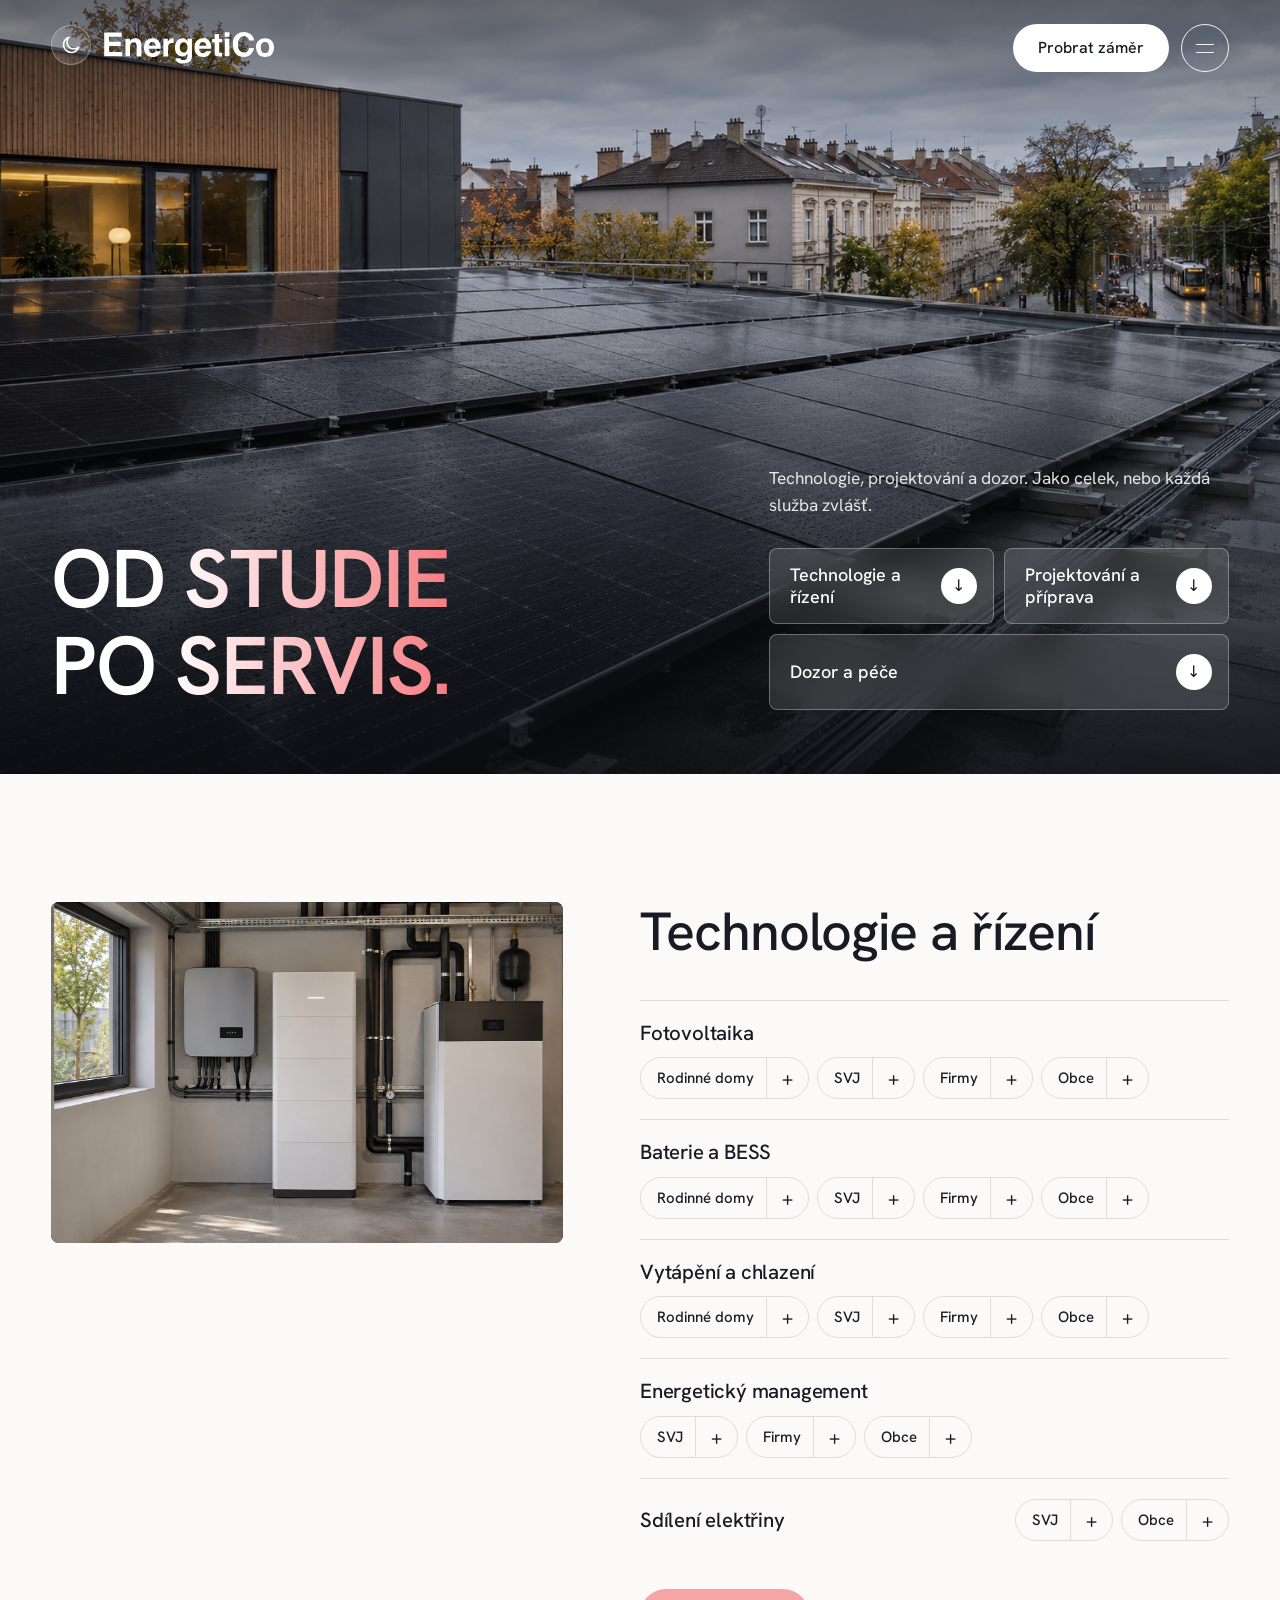
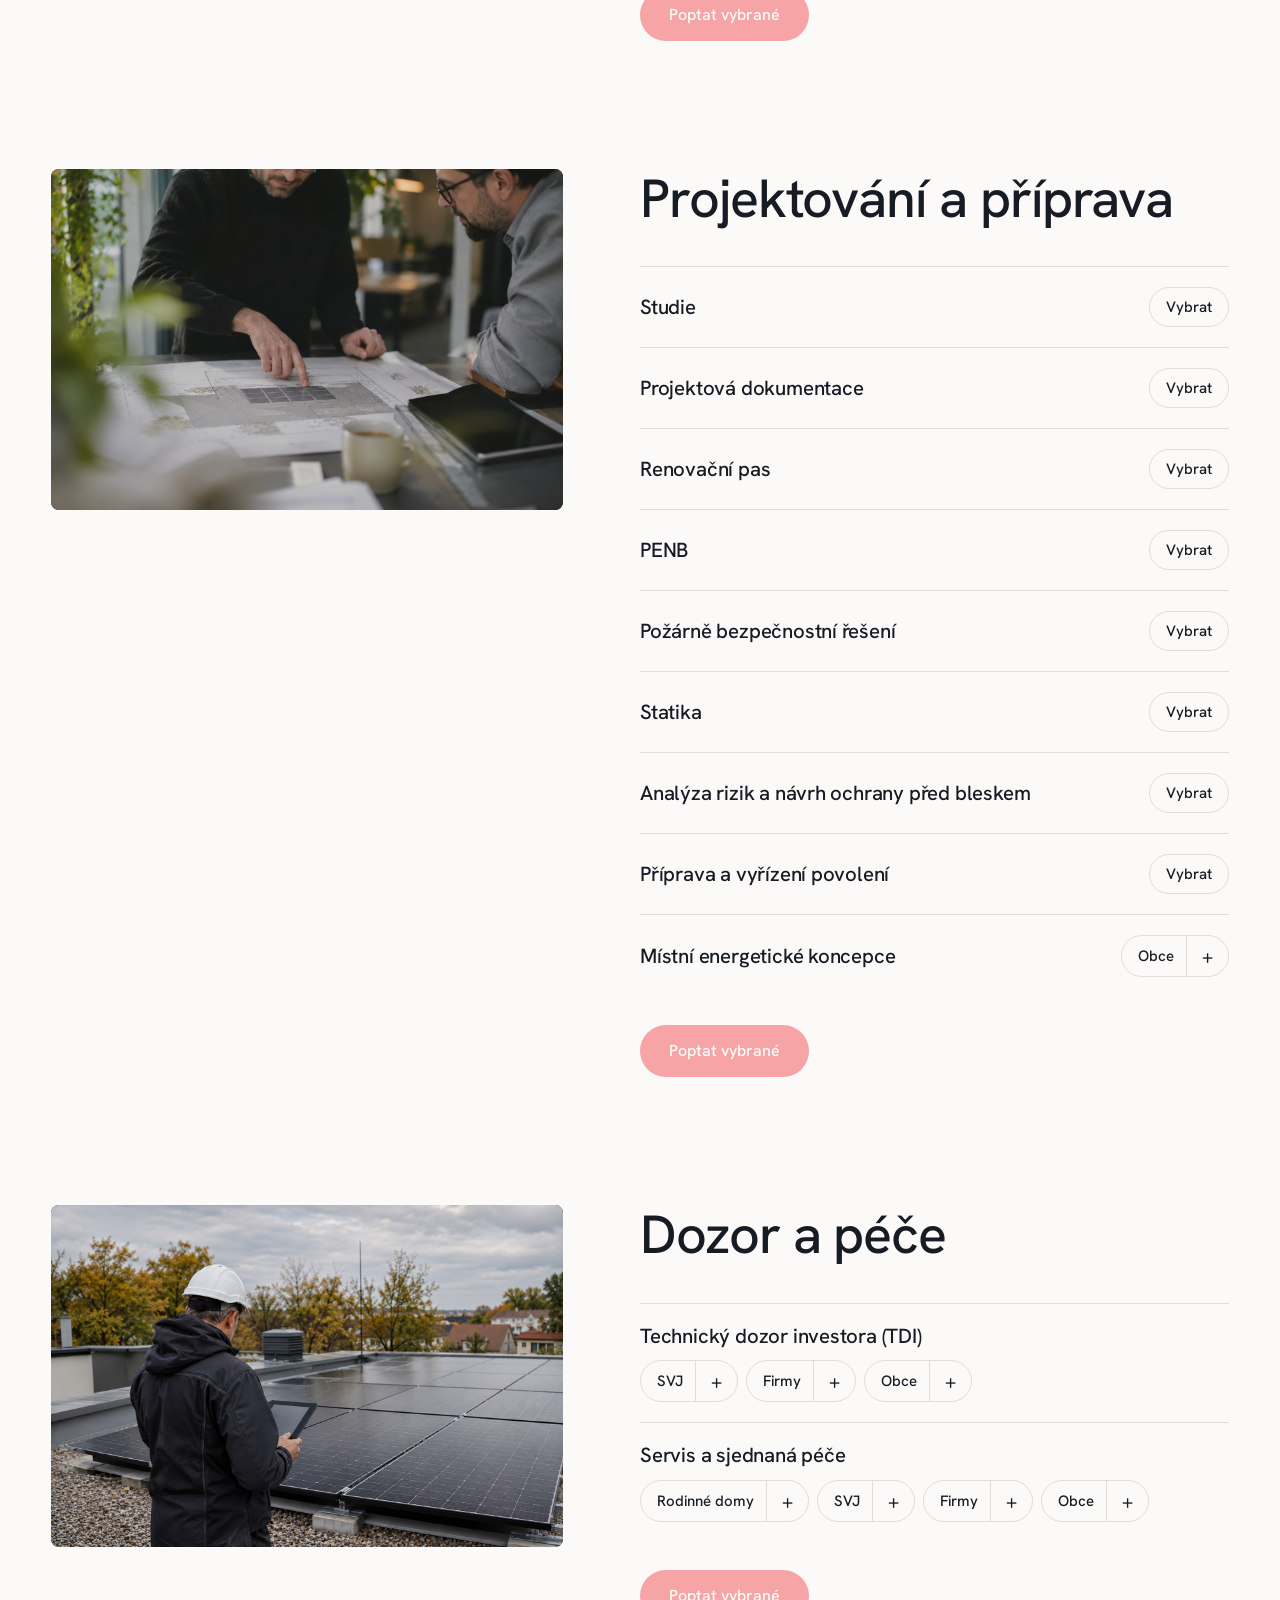
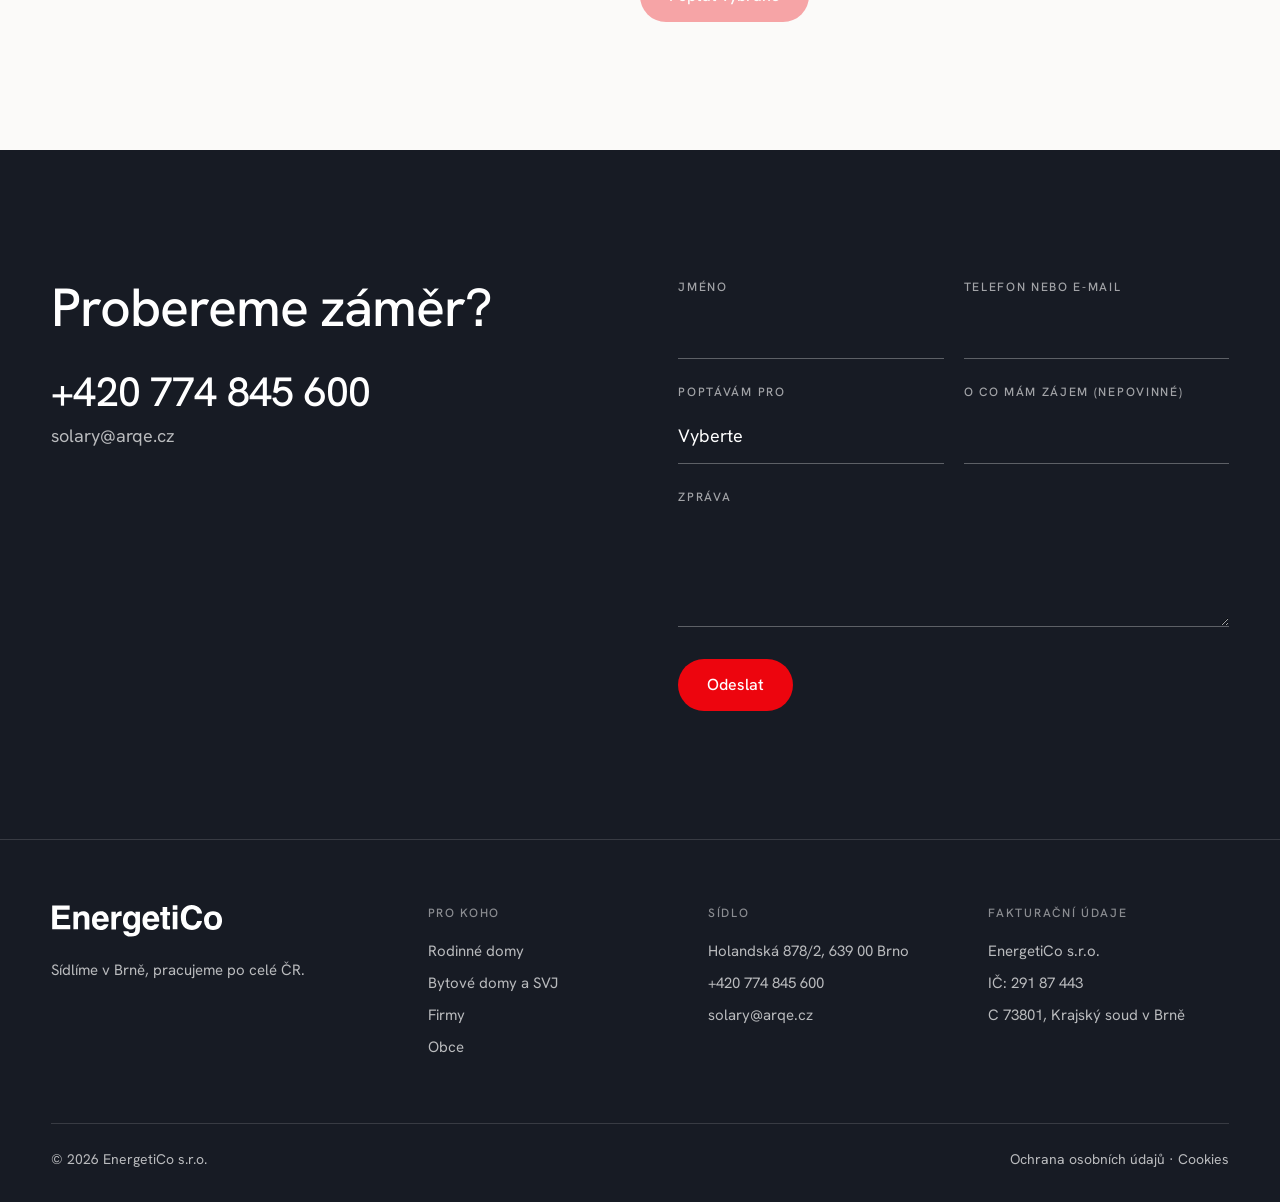
<file: sluzby.html>
<!doctype html>
<html lang="cs">
<head>
  <meta charset="utf-8">
  <meta name="viewport" content="width=device-width, initial-scale=1">
  <title>Služby — EnergetiCo</title>
  <meta name="description" content="Technologie a řízení, projektování a příprava, technický dozor a péče. Vcelku i jednotlivě.">
  <meta name="robots" content="noindex, nofollow"><!-- slepá šablona; před spuštěním odstranit -->
  <script>try{var m=localStorage.getItem("motiv");if(m)document.documentElement.dataset.motiv=m}catch(e){}try{if(sessionStorage.getItem("prechod")){sessionStorage.removeItem("prechod");document.documentElement.classList.add("prichod")}}catch(e){}</script>
  <link rel="preconnect" href="https://fonts.googleapis.com">
  <link rel="preconnect" href="https://fonts.gstatic.com" crossorigin>
  <link href="https://fonts.googleapis.com/css2?family=Hanken+Grotesk:wght@400;500;600&display=swap" rel="stylesheet">
  <link rel="stylesheet" href="assets/css/web.css">
  <script type="module" src="assets/js/web.js"></script>
</head>
<body>

<!-- ===== HLAVIČKA (stejná na všech stránkách) ===== -->
<header class="hlavicka">
  <div class="obal hlavicka__radek">
    <div class="hlavicka__znacka">
      <!-- Přepínač vzhledu jako v Kapse: v tmavém režimu slunce, ve světlém měsíc -->
      <button class="motiv" type="button" aria-label="Přepnout světlý a tmavý režim" title="Přepnout světlý a tmavý režim">
        <svg class="motiv__slunce" viewBox="0 0 24 24" aria-hidden="true"><circle cx="12" cy="12" r="4"/><path d="M12 2.5v2.5M12 19v2.5M2.5 12H5M19 12h2.5M5.3 5.3l1.8 1.8M16.9 16.9l1.8 1.8M5.3 18.7l1.8-1.8M16.9 7.1l1.8-1.8"/></svg>
        <svg class="motiv__mesic" viewBox="0 0 24 24" aria-hidden="true"><path d="M20.5 14.2A8.5 8.5 0 1 1 9.8 3.5a6.6 6.6 0 0 0 10.7 10.7z"/></svg>
      </button>
      <a class="logo" href="index.html"><span>EnergetiCo</span></a>
    </div>
    <nav class="menu" aria-label="Hlavní menu">
      <a href="index.html">Úvod</a>
      <a href="rodinne-domy.html">Rodinné domy</a>
      <a href="bytove-domy-svj.html">Bytové domy a SVJ</a>
      <a href="firmy.html">Firmy</a>
      <a href="obce.html">Obce</a>
      <a href="sluzby.html" aria-current="page">Služby</a>
      <a href="o-nas.html">O nás</a>
    </nav>
    <div class="hlavicka__akce">
      <a class="tl tl--bile" href="#kontakt">Probrat záměr</a>
      <button class="burger" aria-label="Menu" aria-expanded="false"></button>
    </div>
  </div>
</header>

<main>

<!-- ===== ÚVOD ===== -->
<section class="uvod uvod--nizsi">
  <div class="uvod__foto foto" data-soubor="sluzby-uvod.jpg">
    <img src="assets/foto/sluzby-uvod.jpg" alt="" onerror="this.remove()">
  </div>
  <div class="uvod__clona"></div>
  <div class="obal uvod__obsah">
    <h1 class="uvod__nadpis">Od studie po servis.</h1>
    <div>
      <p class="uvod__veta">Technologie, projektování a dozor. Jako celek, nebo každá služba zvlášť.</p>
      <nav class="segmenty" aria-label="Na této stránce">
        <a class="segment segment--dolu" href="#technologie">Technologie a řízení</a>
        <a class="segment segment--dolu" href="#projektovani">Projektování a příprava</a>
        <a class="segment segment--dolu" href="#dozor">Dozor a péče</a>
      </nav>
    </div>
  </div>
</section>

<!-- Každá volba má dvě části: klik na NÁZEV segmentu otevře okno s popisem služby
     (text se bere z řádku segmentové stránky, na který míří href), klik na PLUS ji přidá do poptávky.
     „Poptat vybrané" otevře poptávku. Chování je v assets/js/web.js. -->
<section class="sekce">
  <div class="obal">
    <div class="blok" id="technologie">
      <div class="blok__foto foto foto--3x2 foto--r" data-soubor="sluzby-technologie.jpg">
        <img src="assets/foto/sluzby-technologie.jpg" alt="" decoding="async" onerror="this.remove()">
      </div>
      <div>
        <h2 class="nadpis">Technologie a řízení</h2>
        <div class="sluzba"><h3>Fotovoltaika</h3><div class="cipy"><span class="volba"><a class="volba__nazev" href="rodinne-domy.html#fotovoltaika" title="Co to je">Rodinné domy</a><button class="cip volba__pridat" type="button" data-sluzba="Fotovoltaika" data-segment="rodinne-domy" aria-pressed="false" aria-label="Přidat do poptávky: Fotovoltaika, Rodinné domy"></button></span><span class="volba"><a class="volba__nazev" href="bytove-domy-svj.html#fotovoltaika" title="Co to je">SVJ</a><button class="cip volba__pridat" type="button" data-sluzba="Fotovoltaika" data-segment="bytove-domy-svj" aria-pressed="false" aria-label="Přidat do poptávky: Fotovoltaika, SVJ"></button></span><span class="volba"><a class="volba__nazev" href="firmy.html#fotovoltaika" title="Co to je">Firmy</a><button class="cip volba__pridat" type="button" data-sluzba="Fotovoltaika" data-segment="firmy" aria-pressed="false" aria-label="Přidat do poptávky: Fotovoltaika, Firmy"></button></span><span class="volba"><a class="volba__nazev" href="obce.html#technologie" title="Co to je">Obce</a><button class="cip volba__pridat" type="button" data-sluzba="Fotovoltaika" data-segment="obce" aria-pressed="false" aria-label="Přidat do poptávky: Fotovoltaika, Obce"></button></span></div></div>
        <div class="sluzba"><h3>Baterie a BESS</h3><div class="cipy"><span class="volba"><a class="volba__nazev" href="rodinne-domy.html#baterie" title="Co to je">Rodinné domy</a><button class="cip volba__pridat" type="button" data-sluzba="Baterie a BESS" data-segment="rodinne-domy" aria-pressed="false" aria-label="Přidat do poptávky: Baterie a BESS, Rodinné domy"></button></span><span class="volba"><a class="volba__nazev" href="bytove-domy-svj.html#baterie" title="Co to je">SVJ</a><button class="cip volba__pridat" type="button" data-sluzba="Baterie a BESS" data-segment="bytove-domy-svj" aria-pressed="false" aria-label="Přidat do poptávky: Baterie a BESS, SVJ"></button></span><span class="volba"><a class="volba__nazev" href="firmy.html#bess" title="Co to je">Firmy</a><button class="cip volba__pridat" type="button" data-sluzba="Baterie a BESS" data-segment="firmy" aria-pressed="false" aria-label="Přidat do poptávky: Baterie a BESS, Firmy"></button></span><span class="volba"><a class="volba__nazev" href="obce.html#technologie" title="Co to je">Obce</a><button class="cip volba__pridat" type="button" data-sluzba="Baterie a BESS" data-segment="obce" aria-pressed="false" aria-label="Přidat do poptávky: Baterie a BESS, Obce"></button></span></div></div>
        <div class="sluzba"><h3>Vytápění a chlazení</h3><div class="cipy"><span class="volba"><a class="volba__nazev" href="rodinne-domy.html#vytapeni" title="Co to je">Rodinné domy</a><button class="cip volba__pridat" type="button" data-sluzba="Vytápění a chlazení" data-segment="rodinne-domy" aria-pressed="false" aria-label="Přidat do poptávky: Vytápění a chlazení, Rodinné domy"></button></span><span class="volba"><a class="volba__nazev" href="bytove-domy-svj.html#vytapeni" title="Co to je">SVJ</a><button class="cip volba__pridat" type="button" data-sluzba="Vytápění a chlazení" data-segment="bytove-domy-svj" aria-pressed="false" aria-label="Přidat do poptávky: Vytápění a chlazení, SVJ"></button></span><span class="volba"><a class="volba__nazev" href="firmy.html#vytapeni" title="Co to je">Firmy</a><button class="cip volba__pridat" type="button" data-sluzba="Vytápění a chlazení" data-segment="firmy" aria-pressed="false" aria-label="Přidat do poptávky: Vytápění a chlazení, Firmy"></button></span><span class="volba"><a class="volba__nazev" href="obce.html#technologie" title="Co to je">Obce</a><button class="cip volba__pridat" type="button" data-sluzba="Vytápění a chlazení" data-segment="obce" aria-pressed="false" aria-label="Přidat do poptávky: Vytápění a chlazení, Obce"></button></span></div></div>
        <div class="sluzba"><h3>Energetický management</h3><div class="cipy"><span class="volba"><a class="volba__nazev" href="bytove-domy-svj.html#energeticky-management" title="Co to je">SVJ</a><button class="cip volba__pridat" type="button" data-sluzba="Energetický management" data-segment="bytove-domy-svj" aria-pressed="false" aria-label="Přidat do poptávky: Energetický management, SVJ"></button></span><span class="volba"><a class="volba__nazev" href="firmy.html#energeticky-management" title="Co to je">Firmy</a><button class="cip volba__pridat" type="button" data-sluzba="Energetický management" data-segment="firmy" aria-pressed="false" aria-label="Přidat do poptávky: Energetický management, Firmy"></button></span><span class="volba"><a class="volba__nazev" href="obce.html#energeticky-management" title="Co to je">Obce</a><button class="cip volba__pridat" type="button" data-sluzba="Energetický management" data-segment="obce" aria-pressed="false" aria-label="Přidat do poptávky: Energetický management, Obce"></button></span></div></div>
        <div class="sluzba"><h3>Sdílení elektřiny</h3><div class="cipy"><span class="volba"><a class="volba__nazev" href="bytove-domy-svj.html#sdileni" title="Co to je">SVJ</a><button class="cip volba__pridat" type="button" data-sluzba="Sdílení elektřiny" data-segment="bytove-domy-svj" aria-pressed="false" aria-label="Přidat do poptávky: Sdílení elektřiny, SVJ"></button></span><span class="volba"><a class="volba__nazev" href="obce.html#sdileni" title="Co to je">Obce</a><button class="cip volba__pridat" type="button" data-sluzba="Sdílení elektřiny" data-segment="obce" aria-pressed="false" aria-label="Přidat do poptávky: Sdílení elektřiny, Obce"></button></span></div></div>
        <button class="tl tl--plne blok__poptat" type="button" data-otevrit-kos disabled>Poptat vybrané</button>
      </div>
    </div>
    <div class="blok" id="projektovani">
      <div class="blok__foto foto foto--3x2 foto--r" data-soubor="sluzby-projektovani.jpg">
        <img src="assets/foto/sluzby-projektovani.jpg" alt="" decoding="async" onerror="this.remove()">
      </div>
      <div>
        <h2 class="nadpis">Projektování a příprava</h2>
        <div class="sluzba"><h3>Studie</h3><div class="cipy"><button class="cip" type="button" data-sluzba="Studie" aria-pressed="false">Vybrat</button></div></div>
        <div class="sluzba"><h3>Projektová dokumentace</h3><div class="cipy"><button class="cip" type="button" data-sluzba="Projektová dokumentace" aria-pressed="false">Vybrat</button></div></div>
        <div class="sluzba"><h3>Renovační pas</h3><div class="cipy"><button class="cip" type="button" data-sluzba="Renovační pas" aria-pressed="false">Vybrat</button></div></div>
        <div class="sluzba"><h3>PENB</h3><div class="cipy"><button class="cip" type="button" data-sluzba="PENB" aria-pressed="false">Vybrat</button></div></div>
        <div class="sluzba"><h3>Požárně bezpečnostní řešení</h3><div class="cipy"><button class="cip" type="button" data-sluzba="Požárně bezpečnostní řešení" aria-pressed="false">Vybrat</button></div></div>
        <div class="sluzba"><h3>Statika</h3><div class="cipy"><button class="cip" type="button" data-sluzba="Statika" aria-pressed="false">Vybrat</button></div></div>
        <div class="sluzba"><h3>Analýza rizik a návrh ochrany před bleskem</h3><div class="cipy"><button class="cip" type="button" data-sluzba="Analýza rizik a návrh ochrany před bleskem" aria-pressed="false">Vybrat</button></div></div>
        <div class="sluzba"><h3>Příprava a vyřízení povolení</h3><div class="cipy"><button class="cip" type="button" data-sluzba="Příprava a vyřízení povolení" aria-pressed="false">Vybrat</button></div></div>
        <div class="sluzba"><h3>Místní energetické koncepce</h3><div class="cipy"><span class="volba"><a class="volba__nazev" href="obce.html#koncepce" title="Co to je">Obce</a><button class="cip volba__pridat" type="button" data-sluzba="Místní energetické koncepce" data-segment="obce" aria-pressed="false" aria-label="Přidat do poptávky: Místní energetické koncepce, Obce"></button></span></div></div>
        <button class="tl tl--plne blok__poptat" type="button" data-otevrit-kos disabled>Poptat vybrané</button>
      </div>
    </div>
    <div class="blok" id="dozor">
      <div class="blok__foto foto foto--3x2 foto--r" data-soubor="sluzby-dozor.jpg">
        <img src="assets/foto/sluzby-dozor.jpg" alt="" decoding="async" onerror="this.remove()">
      </div>
      <div>
        <h2 class="nadpis">Dozor a péče</h2>
        <div class="sluzba"><h3>Technický dozor investora (TDI)</h3><div class="cipy"><span class="volba"><a class="volba__nazev" href="bytove-domy-svj.html#tdi" title="Co to je">SVJ</a><button class="cip volba__pridat" type="button" data-sluzba="Technický dozor investora (TDI)" data-segment="bytove-domy-svj" aria-pressed="false" aria-label="Přidat do poptávky: Technický dozor investora (TDI), SVJ"></button></span><span class="volba"><a class="volba__nazev" href="firmy.html#tdi" title="Co to je">Firmy</a><button class="cip volba__pridat" type="button" data-sluzba="Technický dozor investora (TDI)" data-segment="firmy" aria-pressed="false" aria-label="Přidat do poptávky: Technický dozor investora (TDI), Firmy"></button></span><span class="volba"><a class="volba__nazev" href="obce.html#tdi" title="Co to je">Obce</a><button class="cip volba__pridat" type="button" data-sluzba="Technický dozor investora (TDI)" data-segment="obce" aria-pressed="false" aria-label="Přidat do poptávky: Technický dozor investora (TDI), Obce"></button></span></div></div>
        <div class="sluzba"><h3>Servis a sjednaná péče</h3><div class="cipy"><span class="volba"><a class="volba__nazev" href="rodinne-domy.html#pece" title="Co to je">Rodinné domy</a><button class="cip volba__pridat" type="button" data-sluzba="Servis a sjednaná péče" data-segment="rodinne-domy" aria-pressed="false" aria-label="Přidat do poptávky: Servis a sjednaná péče, Rodinné domy"></button></span><span class="volba"><a class="volba__nazev" href="bytove-domy-svj.html#pece" title="Co to je">SVJ</a><button class="cip volba__pridat" type="button" data-sluzba="Servis a sjednaná péče" data-segment="bytove-domy-svj" aria-pressed="false" aria-label="Přidat do poptávky: Servis a sjednaná péče, SVJ"></button></span><span class="volba"><a class="volba__nazev" href="firmy.html#pece" title="Co to je">Firmy</a><button class="cip volba__pridat" type="button" data-sluzba="Servis a sjednaná péče" data-segment="firmy" aria-pressed="false" aria-label="Přidat do poptávky: Servis a sjednaná péče, Firmy"></button></span><span class="volba"><a class="volba__nazev" href="obce.html#pece" title="Co to je">Obce</a><button class="cip volba__pridat" type="button" data-sluzba="Servis a sjednaná péče" data-segment="obce" aria-pressed="false" aria-label="Přidat do poptávky: Servis a sjednaná péče, Obce"></button></span></div></div>
        <button class="tl tl--plne blok__poptat" type="button" data-otevrit-kos disabled>Poptat vybrané</button>
      </div>
    </div>
  </div>
</section>

<!-- ===== KONTAKT (stejný na všech stránkách) ===== -->
<section class="kontakt" id="kontakt">
  <div class="obal kontakt__mrizka">
    <div>
      <h2 class="nadpis">Probereme záměr?</h2>
      <a class="kontakt__telefon" href="tel:+420774845600">+420 774 845 600</a>
      <a class="kontakt__mail" href="mailto:solary@arqe.cz">solary@arqe.cz</a>
    </div>
    <form class="formular" novalidate>
      <div class="pole"><label for="f-jmeno">Jméno</label><input id="f-jmeno" name="jmeno" autocomplete="name" required></div>
      <div class="pole"><label for="f-kontakt">Telefon nebo e-mail</label><input id="f-kontakt" name="kontakt" required></div>
      <div class="pole">
        <label for="f-segment">Poptávám pro</label>
        <select id="f-segment" name="segment">
          <option value="">Vyberte</option>
          <option value="rodinne-domy">rodinný dům</option>
          <option value="bytove-domy-svj">bytový dům nebo SVJ</option>
          <option value="firmy">firmu</option>
          <option value="obce">obec</option>
        </select>
      </div>
      <div class="pole"><label for="f-sluzba">O co mám zájem (nepovinné)</label><input id="f-sluzba" name="sluzba"></div>
      <div class="pole pole--cele"><label for="f-zprava">Zpráva</label><textarea id="f-zprava" name="zprava" rows="3"></textarea></div>
      <div class="formular__pata">
        <button class="tl tl--plne" type="submit">Odeslat</button>
        <span class="formular__stav" role="status"></span>
      </div>
    </form>
  </div>
</section>

</main>

<!-- ===== PATIČKA (stejná na všech stránkách) ===== -->
<footer class="paticka">
  <div class="obal">
    <div class="paticka__mrizka">
      <div>
        <a class="logo" href="index.html"><span>EnergetiCo</span></a>
        <p>Sídlíme v Brně, pracujeme po celé ČR.</p>
      </div>
      <div>
        <h3>Pro koho</h3>
        <ul>
          <li><a href="rodinne-domy.html">Rodinné domy</a></li>
          <li><a href="bytove-domy-svj.html">Bytové domy a SVJ</a></li>
          <li><a href="firmy.html">Firmy</a></li>
          <li><a href="obce.html">Obce</a></li>
        </ul>
      </div>
      <div>
        <h3>Sídlo</h3>
        <ul>
          <li>Holandská 878/2, 639 00 Brno</li>
          <li><a href="tel:+420774845600">+420 774 845 600</a></li>
          <li><a href="mailto:solary@arqe.cz">solary@arqe.cz</a></li>
        </ul>
      </div>
      <div>
        <h3>Fakturační údaje</h3>
        <ul>
          <li>EnergetiCo s.r.o.</li>
          <li>IČ: 291 87 443</li>
          <li>C 73801, Krajský soud v Brně</li>
        </ul>
      </div>
    </div>
    <div class="paticka__spodek">
      <span>© 2026 EnergetiCo s.r.o.</span>
      <span><a href="ochrana-udaju.html">Ochrana osobních údajů</a> · <a href="cookies.html">Cookies</a></span>
    </div>
  </div>
</footer>

</body>
</html>
</file>
<file: assets/css/web.css>
/* EnergetiCo — jediný stylopis webu.
   Barvy, písmo a rozměry se mění jen tady nahoře v proměnných. */

:root {
  --cervena: #ed050e;
  --cervena-tmava: #c70009;
  --logo-najeti: #e3645b; /* barva loga pod myší */
  --antracit: #171b24;
  --antracit-2: #20252f;

  --papir: #fbfaf9;
  --plocha: #ffffff;
  --text: #171b24;
  --tlumeny: #5a5d66;
  --linka: rgba(23, 27, 36, .13);
  --foto-a: #2a303b;
  --foto-b: #12151b;

  --okraj: clamp(20px, 4vw, 80px);
  --sirka: 1680px;
  --mezera-sekce: clamp(72px, 10vw, 160px);
  --r: 8px;
  --pismo: "Hanken Grotesk", system-ui, -apple-system, "Segoe UI", sans-serif;
}

@media (prefers-color-scheme: dark) {
  :root:not([data-motiv="svetly"]):not([data-theme="light"]) {
    --papir: #0f1217;
    --plocha: #171b24;
    --text: #f4f3f1;
    --tlumeny: #a4a7af;
    --linka: rgba(255, 255, 255, .14);
    --foto-a: #262c37;
    --foto-b: #0b0d11;
  }
}
:root[data-motiv="tmavy"], :root[data-theme="dark"]:not([data-motiv="svetly"]) {
  --papir: #0f1217;
  --plocha: #171b24;
  --text: #f4f3f1;
  --tlumeny: #a4a7af;
  --linka: rgba(255, 255, 255, .14);
  --foto-a: #262c37;
  --foto-b: #0b0d11;
}

*, *::before, *::after { box-sizing: border-box; }
html { -webkit-text-size-adjust: 100%; }
html.hladce { scroll-behavior: smooth; } /* zapíná web.js až po usazení stránky */

/* ---------- Přechod mezi stránkami: opona ----------
   Antracitová plocha s červenou hranou přejede zprava přes stránku, pod ní se načte a usadí
   nová stránka a opona odjede doleva. Stavy přidává web.js na <html>:
   .odchod = zatahuje se · .prichod = zatažená od prvního vykreslení · .odkryt = odjíždí. */
html::before {
  content: ""; position: fixed; inset: 0 -6px; z-index: 100; pointer-events: none;
  background: var(--antracit); border-inline: 6px solid var(--cervena);
  transform: translateX(102%);
}
html::after {
  content: ""; position: fixed; left: 50%; top: 50%; z-index: 101; pointer-events: none;
  width: min(220px, 50vw); aspect-ratio: 488.2 / 96.7; transform: translate(-50%, -50%);
  background: #fff; opacity: 0;
  -webkit-mask: url(../img/logo.svg) center / contain no-repeat;
          mask: url(../img/logo.svg) center / contain no-repeat;
}
html.odchod::before { transform: none; transition: transform .4s cubic-bezier(.65, 0, .25, 1); }
html.odchod::after { opacity: 1; transition: opacity .2s .22s; }
html.prichod::before { transform: none; animation: opona-pojistka .5s 4s forwards; }
html.prichod::after { opacity: 1; animation: opona-pojistka-logo .2s 4s forwards; }
html.odkryt::before { transform: translateX(-102%); transition: transform .55s cubic-bezier(.65, 0, .25, 1); }
html.odkryt::after { opacity: 0; transition: opacity .18s; }
/* Kdyby se skript nenačetl, opona po čtyřech vteřinách odjede sama. */
@keyframes opona-pojistka { to { transform: translateX(-102%); } }
@keyframes opona-pojistka-logo { to { opacity: 0; } }
@media (prefers-reduced-motion: reduce) { html::before, html::after { display: none; } }
body {
  margin: 0;
  background: var(--papir);
  color: var(--text);
  font: 400 18px/1.6 var(--pismo);
  -webkit-font-smoothing: antialiased;
}
img { display: block; max-width: 100%; }
a { color: inherit; text-decoration: none; }
h1, h2, h3, p, ul, ol, blockquote, figure { margin: 0; padding: 0; }
ul, ol { list-style: none; }
button, input, select, textarea { font: inherit; color: inherit; }
:focus-visible { outline: 2px solid var(--cervena); outline-offset: 3px; }
[id] { scroll-margin-top: 96px; }

.obal { width: 100%; max-width: var(--sirka); margin: 0 auto; padding: 0 var(--okraj); }

/* ---------- Písmo ---------- */
.navesti {
  font-size: 12px; line-height: 1.4; font-weight: 500;
  letter-spacing: .14em; text-transform: uppercase; color: var(--tlumeny);
}
.nadpis {
  font-size: clamp(30px, 4.2vw, 64px); line-height: 1.1; font-weight: 500;
  letter-spacing: -.02em; text-wrap: balance;
}
.perex { font-size: clamp(17px, 1.3vw, 20px); line-height: 1.65; color: var(--tlumeny); max-width: 60ch; }

/* ---------- Tlačítka ---------- */
.tl {
  display: inline-flex; align-items: center; justify-content: center; gap: 10px;
  min-height: 52px; padding: 0 28px; border-radius: 100px;
  border: 1px solid transparent; cursor: pointer;
  font-size: 16px; font-weight: 500; line-height: 1; white-space: nowrap;
  transition: background .2s, color .2s, border-color .2s;
}
.tl--plne { background: var(--cervena); color: #fff; }
.tl--plne:hover { background: var(--cervena-tmava); }
.tl--bile { background: #fff; color: var(--antracit); }
.tl--bile:hover { background: var(--cervena); color: #fff; }
.tl--obrys { border-color: var(--linka); }
.tl--obrys:hover { border-color: var(--text); }
.odkaz {
  display: inline-flex; align-items: center; gap: 10px;
  font-size: 16px; font-weight: 500; padding-bottom: 4px;
  border-bottom: 1px solid var(--linka); transition: border-color .2s, color .2s;
}
.odkaz::after { content: "→"; transition: transform .2s; }
.odkaz:hover { border-color: var(--cervena); color: var(--cervena); }
.odkaz:hover::after { transform: translateX(4px); }

/* ---------- Hlavička ---------- */
.hlavicka {
  position: fixed; inset: 0 0 auto 0; z-index: 50; color: #fff;
  transition: background .25s, color .25s, border-color .25s;
  border-bottom: 1px solid transparent;
}
.hlavicka__radek {
  display: flex; align-items: center; justify-content: space-between; gap: 24px;
  height: 96px; transition: height .25s;
}
.hlavicka.je-pevna { background: var(--papir); color: var(--text); border-bottom-color: var(--linka); }
.hlavicka.je-pevna .hlavicka__radek { height: 72px; }
.hlavicka.je-pevna .tl--bile { background: var(--cervena); color: #fff; }

.logo {
  display: block; width: 172px; aspect-ratio: 488.2 / 96.7; flex: none;
  background: currentColor;
  -webkit-mask: url(../img/logo.svg) center / contain no-repeat;
          mask: url(../img/logo.svg) center / contain no-repeat;
}
.logo { transition: background-color .2s; }
.logo:hover, .logo:focus-visible { background-color: var(--logo-najeti); }
/* Přepínač vzhledu před logem: jen ikona. V tmavém režimu slunce, ve světlém měsíc. */
.hlavicka__znacka { display: flex; align-items: center; gap: 12px; flex: none; }
.motiv {
  width: 40px; height: 40px; flex: none; border-radius: 50%; padding: 0; cursor: pointer;
  display: grid; place-items: center; color: inherit;
  /* kruhový podklad, ať je vidět, že jde o tlačítko; barvu si bere z textu hlavičky */
  background: color-mix(in srgb, currentColor 14%, transparent);
  border: 1px solid color-mix(in srgb, currentColor 28%, transparent);
  /* logo má pod účařím místo pro spodní tah „g", střed písma je proto výš než střed jeho rámečku */
  position: relative; top: -3px;
  transition: background .2s, border-color .2s, transform .3s;
}
.motiv:hover { background: color-mix(in srgb, currentColor 26%, transparent); border-color: currentColor; transform: rotate(20deg); }
.motiv svg { width: 22px; height: 22px; fill: none; stroke: currentColor; stroke-width: 1.75; stroke-linecap: round; stroke-linejoin: round; }
.motiv__slunce { display: none; }
@media (prefers-color-scheme: dark) {
  :root:not([data-motiv="svetly"]):not([data-theme="light"]) .motiv__slunce { display: block; }
  :root:not([data-motiv="svetly"]):not([data-theme="light"]) .motiv__mesic { display: none; }
}
:root[data-motiv="tmavy"] .motiv__slunce, :root[data-theme="dark"]:not([data-motiv="svetly"]) .motiv__slunce { display: block; }
:root[data-motiv="tmavy"] .motiv__mesic, :root[data-theme="dark"]:not([data-motiv="svetly"]) .motiv__mesic { display: none; }
.logo span { position: absolute; width: 1px; height: 1px; overflow: hidden; clip-path: inset(50%); }

.menu { display: flex; align-items: center; gap: clamp(16px, 2vw, 36px); }
.menu a { font-size: 16px; font-weight: 500; padding: 8px 0; position: relative; white-space: nowrap; }
.menu a::after {
  content: ""; position: absolute; left: 0; right: 0; bottom: 2px; height: 1px;
  background: currentColor; transform: scaleX(0); transform-origin: left; transition: transform .25s;
}
.menu a:hover::after, .menu a[aria-current="page"]::after { transform: scaleX(1); }
.hlavicka__akce { display: flex; align-items: center; gap: 12px; }
.hlavicka .tl { min-height: 48px; padding: 0 24px; }

.burger {
  display: none; width: 48px; height: 48px; border-radius: 100px; cursor: pointer;
  border: 1px solid currentColor; background: none; position: relative; opacity: .9;
}
.burger::before, .burger::after {
  content: ""; position: absolute; left: 14px; right: 14px; height: 1px; background: currentColor;
  transition: transform .2s, top .2s;
}
.burger::before { top: 19px; }
.burger::after { top: 27px; }
.menu-otevrene .burger::before { top: 23px; transform: rotate(45deg); }
.menu-otevrene .burger::after { top: 23px; transform: rotate(-45deg); }

@media (max-width: 1320px) {
  .burger { display: block; }
  .menu {
    position: fixed; inset: 0; z-index: -1; background: var(--antracit); color: #fff;
    flex-direction: column; align-items: flex-start; justify-content: center; gap: 4px;
    padding: 96px var(--okraj) 40px;
    opacity: 0; visibility: hidden; transition: opacity .2s, visibility .2s;
  }
  .menu a { font-size: clamp(26px, 6vw, 40px); padding: 10px 0; }
  .menu-otevrene .menu { opacity: 1; visibility: visible; }
  .menu-otevrene .hlavicka { color: #fff; background: transparent; border-color: transparent; }
  .menu-otevrene { overflow: hidden; }
}
@media (max-width: 560px) {
  .logo { width: 104px; }
  .hlavicka__znacka { gap: 8px; }
  .motiv { width: 34px; height: 34px; top: -2px; }
  .motiv svg { width: 18px; height: 18px; }
  .hlavicka__akce { gap: 8px; }
  .hlavicka__radek { height: 76px; }
  .hlavicka .tl { min-height: 42px; padding: 0 12px; font-size: 14px; }
  .burger { width: 42px; height: 42px; }
  .burger::before, .burger::after { left: 12px; right: 12px; }
  .burger::before { top: 17px; }
  .burger::after { top: 24px; }
  .menu-otevrene .burger::before, .menu-otevrene .burger::after { top: 20px; }
}

/* ---------- Fotografie a zástupné plochy ----------
   Dokud soubor v assets/foto/ neexistuje, je vidět tmavá plocha se jménem souboru. */
.foto {
  position: relative; overflow: hidden; background: linear-gradient(155deg, var(--foto-a), var(--foto-b));
}
.foto::after {
  content: "FOTO · " attr(data-soubor);
  position: absolute; left: 16px; top: 16px;
  font-size: 11px; font-weight: 500; letter-spacing: .12em; text-transform: uppercase;
  color: rgba(255, 255, 255, .5);
}
.foto img { position: absolute; inset: 0; z-index: 1; width: 100%; height: 100%; object-fit: cover; }
.foto--4x3 { aspect-ratio: 4 / 3; }
.foto--4x5 { aspect-ratio: 4 / 5; }
.foto--16x9 { aspect-ratio: 16 / 9; }
.foto--3x2 { aspect-ratio: 3 / 2; }
.foto--r { border-radius: var(--r); }

/* ---------- Úvod (hero) ---------- */
.uvod { position: relative; min-height: 100svh; display: flex; align-items: flex-end; color: #fff; background: var(--antracit); }
.uvod--nizsi { min-height: min(86svh, 900px); }
.uvod__foto { position: absolute; inset: 0; }
.uvod__foto::after { top: 112px; left: var(--okraj); }
/* Dva snímky v úvodu homepage: každý se pomalu přibližuje a prolínají se do sebe. */
.uvod__foto img { transform-origin: 50% 62%; animation: uvod-dalka 18s ease-in-out infinite; }
.uvod__foto .uvod__druha { z-index: 2; opacity: 0; transform-origin: 50% 55%; animation: uvod-blizko 18s ease-in-out infinite; }
.uvod__foto img:only-of-type { animation: none; }
@keyframes uvod-dalka { 0% { transform: scale(1); } 50% { transform: scale(1.12); } 100% { transform: scale(1); } }
@keyframes uvod-blizko {
  0%, 36% { opacity: 0; transform: scale(1); }
  50% { opacity: 1; }
  86% { opacity: 1; }
  100% { opacity: 0; transform: scale(1.06); }
}
@media (prefers-reduced-motion: reduce) { .uvod__foto img { animation: none !important; } }
.uvod__clona {
  position: absolute; inset: 0; z-index: 2; pointer-events: none;
  background:
    linear-gradient(180deg, rgba(10, 12, 16, .55) 0%, rgba(10, 12, 16, 0) 26%),
    linear-gradient(0deg, rgba(10, 12, 16, .88) 0%, rgba(10, 12, 16, .45) 42%, rgba(10, 12, 16, 0) 72%);
}
.uvod__obsah {
  position: relative; z-index: 3;
  display: grid; grid-template-columns: minmax(0, 1fr) minmax(340px, 460px);
  gap: clamp(32px, 5vw, 96px); align-items: end;
  padding-top: 160px; padding-bottom: clamp(32px, 5vw, 80px);
}
.uvod__nadpis {
  font-size: clamp(44px, 8.4vw, 128px); line-height: 1.06; font-weight: 600;
  letter-spacing: -.016em; text-transform: uppercase; text-wrap: balance;
}
/* Stejný přechod jako u velkých čísel: zleva bílá, doprava značková červená. */
@supports ((-webkit-background-clip: text) or (background-clip: text)) {
  .uvod__nadpis {
    background: linear-gradient(90deg, #fff 0%, #fff 18%, var(--cervena) 100%);
    -webkit-background-clip: text; background-clip: text;
    color: transparent; -webkit-text-fill-color: transparent;
  }
}
.uvod--nizsi .uvod__nadpis { font-size: clamp(40px, 6.4vw, 104px); }
.uvod__veta { font-size: clamp(17px, 1.35vw, 21px); line-height: 1.6; color: rgba(255, 255, 255, .88); margin-bottom: 28px; }
.uvod__akce { display: flex; flex-wrap: wrap; gap: 12px; }

.segmenty { display: grid; grid-template-columns: 1fr 1fr; gap: 10px; }
.segment {
  display: flex; align-items: center; justify-content: space-between; gap: 12px;
  min-height: 76px; padding: 14px 16px 14px 20px; border-radius: var(--r);
  background: rgba(255, 255, 255, .12); border: 1px solid rgba(255, 255, 255, .3);
  -webkit-backdrop-filter: blur(16px); backdrop-filter: blur(16px);
  font-size: 18px; font-weight: 500; line-height: 1.2;
  transition: background .2s, border-color .2s;
}
.segment::after {
  content: "→"; flex: none; width: 36px; height: 36px; border-radius: 100px;
  display: grid; place-items: center; background: #fff; color: var(--antracit);
  font-size: 16px; transition: transform .2s;
}
.segment:hover { background: var(--cervena); border-color: var(--cervena); }
/* Odkaz, který vede níž na téže stránce, má šipku dolů. Lichý poslední zabere celou šířku. */
.segment--dolu::after { content: "↓"; }
.segment--dolu:hover::after { transform: translateY(3px); }
.segmenty > :last-child:nth-child(odd) { grid-column: 1 / -1; }
.segment:hover::after { transform: translateX(3px); }

@media (max-width: 980px) {
  .uvod__obsah { grid-template-columns: 1fr; gap: 28px; padding-top: 120px; }
  .uvod__veta { margin-bottom: 20px; max-width: 46ch; }
}
@media (max-width: 640px) {
  /* Tři dlaždice (stránka Služby) mají dlouhé názvy: na úzké obrazovce pod sebou, každá na jeden řádek. */
  .segmenty:has(> :nth-child(3):last-child) { grid-template-columns: 1fr; gap: 8px; }
  .segmenty:has(> :nth-child(3):last-child) .segment { min-height: 56px; }
}
@media (max-width: 480px) {
  .segment { min-height: 68px; padding: 12px 12px 12px 14px; font-size: 15px; }
  .segment::after { width: 30px; height: 30px; font-size: 14px; }
}

/* ---------- Sekce ---------- */
.sekce { padding: var(--mezera-sekce) 0; }
.sekce--plocha { background: var(--plocha); }
.sekce__hlava {
  display: flex; flex-wrap: wrap; align-items: flex-end; justify-content: space-between;
  gap: 20px 48px; margin-bottom: clamp(32px, 4vw, 64px);
}
.sekce__hlava .nadpis { max-width: 22ch; }

/* Čtyři sloupce — propojení řešení */
.propojeni { display: grid; grid-template-columns: repeat(4, 1fr); border-top: 1px solid var(--linka); }
.propojeni li { padding: 32px 32px 8px 0; }
.propojeni li + li { padding-left: 32px; border-left: 1px solid var(--linka); }
.propojeni h3 { font-size: clamp(24px, 2.2vw, 32px); line-height: 1.15; font-weight: 500; letter-spacing: -.015em; margin-bottom: 20px; }
.propojeni ul li { padding: 0; border: 0; font-size: 17px; color: var(--tlumeny); line-height: 1.9; }
@media (max-width: 900px) {
  .propojeni { grid-template-columns: 1fr 1fr; }
  .propojeni li { padding: 24px 20px 24px 0; border-bottom: 1px solid var(--linka); }
  .propojeni li + li { padding-left: 0; border-left: 0; }
  .propojeni li:nth-child(even) { padding-left: 20px; border-left: 1px solid var(--linka); }
}
@media (max-width: 520px) {
  .propojeni { grid-template-columns: 1fr; }
  .propojeni li:nth-child(even) { padding-left: 0; border-left: 0; }
}

/* Reference — vykresluje assets/js/web.js z data/reference.json */
.reference { display: grid; grid-template-columns: repeat(3, 1fr); gap: clamp(20px, 2.4vw, 40px); }
/* Karta realizace je krátká a celá klikací; podrobnosti jsou v okně. */
.ref { cursor: pointer; outline: none; }
/* Z klávesnice se karta zvýrazní stejně jako pod myší, bez rámečku kolem. */
.ref:focus-visible .foto img { transform: scale(1.04); }
.ref:focus-visible .foto::before { background: var(--cervena); color: #fff; }
.ref:focus-visible .ref__nazev { color: var(--cervena); }
.ref .foto img { transition: transform .5s ease; }
.ref:hover .foto img { transform: scale(1.04); }
.ref .foto::before {
  content: "+"; position: absolute; right: 12px; bottom: 12px; z-index: 2;
  width: 40px; height: 40px; border-radius: 50%; display: grid; place-items: center;
  background: #fff; color: var(--antracit); font-size: 22px; line-height: 1; transition: background .2s, color .2s;
}
.ref:hover .foto::before { background: var(--cervena); color: #fff; }
.ref__segment { font-size: 12px; font-weight: 500; letter-spacing: .14em; text-transform: uppercase; color: var(--tlumeny); margin: 20px 0 8px; }
.ref__nazev { font-size: 24px; line-height: 1.2; font-weight: 500; letter-spacing: -.01em; transition: color .2s; }
.ref:hover .ref__nazev { color: var(--cervena); }
.ref__misto { font-size: 16px; color: var(--tlumeny); margin-top: 4px; }
@media (max-width: 900px) { .reference { grid-template-columns: 1fr; } }

/* Průběh spolupráce — cesta zakázky: jedna linka, čtyři zastávky s ikonou k tématu.
   Pořadí nese linka, čísla tu nejsou. Za poslední zastávkou linka doznívá: péče pokračuje. */
.kroky { display: grid; grid-template-columns: repeat(4, 1fr); }
.kroky li { position: relative; padding: 148px 32px 0 0; }
.kroky li::before {
  content: ""; position: absolute; left: 0; right: 0; top: 55px; height: 2px; background: var(--cervena);
}
.kroky li:last-child::before { background: linear-gradient(90deg, var(--cervena), transparent); }
.kroky li::after {
  content: ""; position: absolute; left: 0; top: 0;
  width: 112px; height: 112px; border-radius: 50%;
  background: var(--papir); border: 2px solid var(--cervena);
}
.sekce--plocha .kroky li::after { background: var(--plocha); }
.kroky li:first-child::after { background: var(--cervena); }
.kroky svg {
  position: absolute; left: 24px; top: 24px; z-index: 1; width: 64px; height: 64px; color: var(--text);
  fill: none; stroke: currentColor; stroke-width: 2.25; stroke-linecap: round; stroke-linejoin: round;
}
.kroky .vypln { fill: var(--papir); }
.sekce--plocha .kroky .vypln { fill: var(--plocha); }
.kroky li:first-child svg { color: #fff; }
.kroky h3 { font-size: clamp(24px, 2.2vw, 32px); line-height: 1.15; font-weight: 500; letter-spacing: -.015em; margin-bottom: 10px; }
.kroky p { font-size: 17px; color: var(--tlumeny); }
@media (max-width: 900px) {
  .kroky { grid-template-columns: 1fr; }
  .kroky li { padding: 26px 0 56px 140px; min-height: 168px; }
  .kroky li::before { left: 55px; right: auto; top: 0; bottom: 0; width: 2px; height: auto; }
  .kroky li:last-child::before { background: linear-gradient(180deg, var(--cervena), transparent); }
}
@media (max-width: 520px) {
  .kroky li { padding: 14px 0 44px 100px; min-height: 124px; }
  .kroky li::before { left: 39px; }
  .kroky li::after { width: 80px; height: 80px; }
  .kroky svg { left: 18px; top: 18px; width: 44px; height: 44px; }
}

/* Dva sloupce: fotografie + text */
.dvojice { display: grid; grid-template-columns: minmax(0, 1fr) minmax(0, 1fr); gap: clamp(32px, 6vw, 120px); align-items: center; }
.dvojice--obracene > :first-child { order: 2; }
.dvojice .nadpis { margin-bottom: 32px; }
@media (max-width: 900px) { .dvojice { grid-template-columns: 1fr; } .dvojice--obracene > :first-child { order: 0; } }

/* Nabídka segmentu — řádky s kotvami, na které míří stránka Služby */
.nabidka { border-top: 1px solid var(--linka); }
.nabidka__radek {
  display: grid; grid-template-columns: minmax(0, 1fr) minmax(0, 1.2fr) auto;
  gap: clamp(16px, 3vw, 56px); align-items: center;
  padding: clamp(22px, 2.4vw, 34px) 0; border-bottom: 1px solid var(--linka);
}
.nabidka__radek h3 { font-size: clamp(22px, 2.2vw, 32px); line-height: 1.15; font-weight: 500; letter-spacing: -.015em; }
.nabidka__radek p { font-size: clamp(17px, 1.3vw, 20px); color: var(--tlumeny); }
.nabidka__radek:target h3 { color: var(--cervena); }
.stitek {
  display: inline-block; margin-top: 10px; padding: 5px 12px; border-radius: 100px;
  border: 1px solid var(--linka); font-size: 12px; font-weight: 500; letter-spacing: .06em; color: var(--tlumeny);
}
@media (max-width: 900px) {
  /* Úzká obrazovka: název a věta vlevo pod sebou, tlačítko Poptat vpravo přes oba řádky.
     Text se láme před tlačítkem, mezi nimi zůstává mezera. */
  .nabidka__radek { grid-template-columns: minmax(0, 1fr) auto; gap: 6px 16px; align-items: center; }
  .nabidka__radek h3 { grid-column: 1; grid-row: 1; }
  .nabidka__radek p { grid-column: 1; grid-row: 2; }
  .nabidka__radek .tl { grid-column: 2; grid-row: 1 / span 2; min-height: 44px; min-width: 118px; padding: 0 12px; font-size: 14px; }
}

/* Péče × energetický management */
.pece { display: grid; grid-template-columns: 1fr 1fr; gap: clamp(20px, 2.4vw, 40px); }
.pece__karta { padding: clamp(28px, 3vw, 48px); border-radius: var(--r); background: var(--plocha); border: 1px solid var(--linka); }
.sekce--plocha .pece__karta { background: var(--papir); }
.pece__karta h3 { font-size: 28px; line-height: 1.15; font-weight: 500; letter-spacing: -.015em; margin: 16px 0 12px; }
.pece__karta ul { color: var(--tlumeny); font-size: 17px; line-height: 1.9; margin-bottom: 28px; }
@media (max-width: 760px) { .pece { grid-template-columns: 1fr; } }

/* Pás s čísly */
.cisla { display: grid; grid-template-columns: repeat(3, 1fr); gap: clamp(20px, 2.4vw, 40px); }
.cisla dt { font-size: clamp(48px, 7vw, 112px); line-height: 1; font-weight: 500; letter-spacing: -.03em; }
/* Výplň číslic přechází přes celý pás zleva doprava z barvy textu do značkové červené. */
@supports ((-webkit-background-clip: text) or (background-clip: text)) {
  .cisla {
    background: linear-gradient(90deg, var(--text) 0%, var(--text) 18%, var(--cervena) 100%);
    -webkit-background-clip: text; background-clip: text;
  }
  .cisla dt { color: transparent; -webkit-text-fill-color: transparent; }
}
.cisla dd { margin: 12px 0 0; font-size: 17px; color: var(--tlumeny); }
@media (max-width: 700px) { .cisla { grid-template-columns: 1fr; gap: 32px; } }

/* Časté otázky */
.otazky { border-top: 1px solid var(--linka); }
.otazky details { border-bottom: 1px solid var(--linka); }
.otazky summary {
  display: flex; justify-content: space-between; align-items: center; gap: 24px; cursor: pointer; list-style: none;
  padding: clamp(20px, 2.2vw, 30px) 0; font-size: clamp(20px, 1.9vw, 28px); line-height: 1.25; font-weight: 500; letter-spacing: -.01em;
}
.otazky summary::-webkit-details-marker { display: none; }
.otazky summary::after { content: "+"; flex: none; font-weight: 400; font-size: 28px; line-height: 1; color: var(--tlumeny); transition: transform .2s; }
.otazky details[open] summary::after { transform: rotate(45deg); }
.otazky summary:hover { color: var(--cervena); }
.otazky p { max-width: 70ch; padding: 0 0 28px; color: var(--tlumeny); }

/* Rozcestník na ostatní segmenty — ikona segmentu, název, šipka */
.dalsi { display: grid; grid-template-columns: repeat(3, 1fr); gap: clamp(20px, 2.4vw, 40px); }
.dalsi a {
  display: grid; gap: clamp(28px, 4vw, 64px); padding: 28px 0 8px; border-top: 1px solid var(--text);
  transition: border-color .2s;
}
.dalsi svg {
  width: clamp(64px, 6vw, 96px); height: auto; color: var(--cervena);
  fill: none; stroke: currentColor; stroke-width: 2.25; stroke-linecap: round; stroke-linejoin: round;
}
.dalsi span {
  display: flex; justify-content: space-between; align-items: baseline; gap: 16px;
  font-size: clamp(22px, 2.2vw, 32px); line-height: 1.15; font-weight: 500; letter-spacing: -.015em; transition: color .2s;
}
.dalsi span::after { content: "→"; transition: transform .2s; }
.dalsi a:hover { border-color: var(--cervena); }
.dalsi a:hover span { color: var(--cervena); }
.dalsi a:hover span::after { transform: translateX(4px); }
@media (max-width: 760px) {
  .dalsi { grid-template-columns: 1fr; gap: 0; }
  .dalsi a { grid-template-columns: 56px 1fr; align-items: center; gap: 20px; padding: 20px 0; }
  .dalsi svg { width: 56px; }
}

/* Stránka Služby — obrazové bloky */
.blok { display: grid; grid-template-columns: minmax(0, 1fr) minmax(0, 1.15fr); gap: clamp(32px, 6vw, 120px); align-items: start; }
.blok + .blok { margin-top: var(--mezera-sekce); }
.blok__foto { position: sticky; top: 104px; }
.blok .nadpis { margin-bottom: clamp(24px, 3vw, 40px); }
.sluzba {
  display: flex; flex-wrap: wrap; align-items: center; gap: 12px 20px;
  padding: 20px 0; border-top: 1px solid var(--linka);
}
.sluzba:last-child { border-bottom: 1px solid var(--linka); }
.sluzba h3 { flex: 1 1 240px; font-size: clamp(19px, 1.6vw, 24px); line-height: 1.2; font-weight: 500; letter-spacing: -.01em; }
.cipy { display: flex; flex-wrap: wrap; gap: 8px; }
/* Tlačítko výběru: klik vybírá do poptávky, vybrané je červené se zatržítkem. */
.cip {
  display: inline-flex; align-items: center; min-height: 40px; padding: 0 16px; border-radius: 100px;
  border: 1px solid var(--linka); font-size: 15px; font-weight: 500; white-space: nowrap; cursor: pointer;
  background: none; color: inherit; transition: background .2s, color .2s, border-color .2s;
}
.cip:hover { border-color: var(--text); }
.cip[aria-pressed="true"] { background: var(--cervena); border-color: var(--cervena); color: #fff; }
.cip[aria-pressed="true"]::before { content: "✓"; margin-right: 8px; }
/* Volba = jedna pilulka, dvě části: název otevírá popis, plus přidává do poptávky.
   Šířka se výběrem nemění, takže řádky neposkakují. */
.volba { display: inline-flex; border: 1px solid var(--linka); border-radius: 100px; overflow: hidden; transition: border-color .2s; }
.volba:has(.cip[aria-pressed="true"]) { border-color: var(--cervena); }
.volba__nazev {
  display: inline-flex; align-items: center; min-height: 40px; padding: 0 12px 0 16px;
  font-size: 15px; font-weight: 500; white-space: nowrap; transition: background .2s, color .2s;
}
.volba__nazev:hover { background: var(--text); color: var(--papir); }
.volba .cip { width: 42px; padding: 0; justify-content: center; border: 0; border-left: 1px solid var(--linka); border-radius: 0; }
.volba .cip::before, .volba .cip[aria-pressed="true"]::before { content: "+"; margin: 0; font-size: 20px; font-weight: 400; line-height: 1; }
.volba .cip[aria-pressed="true"]::before { content: "✓"; font-size: 15px; }
.volba .cip:hover { background: var(--cervena); color: #fff; }
.blok__poptat { margin-top: 28px; }
.blok__poptat:disabled { opacity: .35; cursor: default; }
.blok__poptat:disabled:hover { background: var(--cervena); }
/* Na úzké obrazovce fotka nedrží při rolování. Musí zůstat „relative", ne „static":
   obrázek uvnitř je umístěný absolutně a bez toho by z rámečku utekl a zbyla by šedá plocha. */
@media (max-width: 900px) { .blok { grid-template-columns: 1fr; } .blok__foto { position: relative; top: auto; } }

/* O nás — tým a certifikace */
.tym { display: grid; grid-template-columns: repeat(4, 1fr); gap: clamp(20px, 2.4vw, 40px); }
.tym h3 { font-size: 22px; line-height: 1.2; font-weight: 500; letter-spacing: -.01em; margin-top: 16px; }
.tym p { font-size: 16px; color: var(--tlumeny); }
.tym .stitek { margin-top: 10px; }
@media (max-width: 1000px) { .tym { grid-template-columns: 1fr 1fr; } }
.radky { border-top: 1px solid var(--linka); }
.radky li { display: flex; flex-wrap: wrap; justify-content: space-between; gap: 8px 32px; padding: 20px 0; border-bottom: 1px solid var(--linka); font-size: clamp(18px, 1.5vw, 22px); }
.radky span { color: var(--tlumeny); }
.zasady { display: grid; grid-template-columns: repeat(3, 1fr); gap: clamp(20px, 2.4vw, 40px); }
.zasady li { border-top: 1px solid var(--text); padding-top: 24px; font-size: clamp(22px, 2.2vw, 32px); line-height: 1.2; font-weight: 500; letter-spacing: -.015em; }
@media (max-width: 760px) { .zasady { grid-template-columns: 1fr; } }
.pribeh { max-width: 26ch; }
.pribeh + p { max-width: 62ch; margin-top: 32px; font-size: clamp(18px, 1.5vw, 22px); color: var(--tlumeny); }

/* Textové stránky (ochrana údajů, cookies, 404) */
.text { padding: 200px 0 var(--mezera-sekce); max-width: 820px; }
.text h1 { font-size: clamp(36px, 5vw, 72px); line-height: 1.08; font-weight: 600; letter-spacing: -.02em; margin-bottom: 40px; }
.text p { color: var(--tlumeny); margin-bottom: 20px; }
.hlavicka--tmava { background: var(--papir); color: var(--text); border-bottom-color: var(--linka); }
.hlavicka--tmava .tl--bile { background: var(--cervena); color: #fff; }

/* ---------- Kontakt ---------- */
.kontakt { background: var(--antracit); color: #fff; padding: var(--mezera-sekce) 0; }
.kontakt__mrizka { display: grid; grid-template-columns: minmax(0, 1fr) minmax(0, 1fr); gap: clamp(40px, 6vw, 120px); }
.kontakt__telefon {
  display: block; margin-top: 32px;
  font-size: clamp(28px, 3.2vw, 48px); font-weight: 500; letter-spacing: -.02em; line-height: 1.1;
}
.kontakt__telefon:hover { color: var(--cervena); }
.kontakt__mail { display: block; margin-top: 8px; color: rgba(255, 255, 255, .7); }

.formular { display: grid; grid-template-columns: 1fr 1fr; gap: 24px 20px; }
.pole { display: grid; gap: 8px; }
.pole--cele { grid-column: 1 / -1; }
.pole label { font-size: 12px; font-weight: 500; letter-spacing: .14em; text-transform: uppercase; color: rgba(255, 255, 255, .6); }
.pole input, .pole select, .pole textarea {
  width: 100%; min-height: 52px; padding: 12px 0; border: 0; border-bottom: 1px solid rgba(255, 255, 255, .3);
  background: transparent; color: #fff; font-size: 18px; border-radius: 0; outline: 0;
  transition: border-color .2s;
}
.pole select { appearance: none; -webkit-appearance: none; cursor: pointer; }
.pole select option { color: #171b24; }
.pole textarea { min-height: 96px; resize: vertical; }
.pole input:focus, .pole select:focus, .pole textarea:focus { border-bottom-color: #fff; }
.formular__pata { grid-column: 1 / -1; display: flex; align-items: center; flex-wrap: wrap; gap: 20px; margin-top: 8px; }
.formular__stav { font-size: 15px; color: rgba(255, 255, 255, .7); }
@media (max-width: 900px) { .kontakt__mrizka { grid-template-columns: 1fr; } }
@media (max-width: 520px) { .formular { grid-template-columns: 1fr; } }

/* ---------- Poptávka (koš) a okno s popisem služby ---------- */
[hidden] { display: none !important; }
/* Jakmile je něco v poptávce, „Probrat záměr" v hlavičce zmizí a jeho místo i vzhled převezme „Poptávám · n". */
.ma-kos .hlavicka__akce > .tl--bile { display: none; }
.kos-tl { background: #fff; border-color: #fff; color: var(--antracit); }
.kos-tl:hover, .hlavicka.je-pevna .kos-tl, .hlavicka--tmava .kos-tl { background: var(--cervena); border-color: var(--cervena); color: #fff; }
.hlavicka.je-pevna .kos-tl:hover, .hlavicka--tmava .kos-tl:hover { background: var(--cervena-tmava); border-color: var(--cervena-tmava); }
.okno {
  border: 0; padding: clamp(28px, 4vw, 48px); background: var(--antracit); color: #fff;
  max-width: none; max-height: none; overflow-y: auto;
}
.okno::backdrop { background: rgba(10, 12, 16, .62); }
.okno--kos { margin: 0 0 0 auto; width: min(560px, 100%); height: 100dvh; }
.okno--detail { width: min(640px, calc(100% - 32px)); border-radius: var(--r); }
/* Okno realizace: fotka nahoře přes celou šířku, pod ní text a recenze */
.okno--realizace { width: min(900px, calc(100% - 32px)); max-height: calc(100dvh - 32px); padding: 0; border-radius: var(--r); }
.okno--realizace .okno__zavrit { z-index: 3; background: rgba(10, 12, 16, .55); }
.okno__obsah { padding: clamp(24px, 4vw, 48px); }
.okno__obsah .okno__nadpis { margin-right: 0; margin-bottom: 20px; }
.okno__citat { margin: 0 0 32px; font-size: clamp(19px, 1.8vw, 24px); line-height: 1.4; }
.okno__citat cite { display: block; margin-top: 12px; font-style: normal; font-size: 15px; color: rgba(255, 255, 255, .6); }
.okno__zavrit {
  position: absolute; top: 20px; right: 20px; width: 44px; height: 44px; border-radius: 50%;
  border: 1px solid rgba(255, 255, 255, .3); background: none; color: #fff; font-size: 22px; line-height: 1; cursor: pointer;
}
.okno__zavrit:hover { border-color: #fff; }
.okno__nadpis { font-size: clamp(28px, 3vw, 40px); line-height: 1.1; font-weight: 500; letter-spacing: -.02em; margin: 0 56px 28px 0; }
.okno .navesti { color: rgba(255, 255, 255, .6); margin-bottom: 12px; }
.okno__text { font-size: 19px; color: rgba(255, 255, 255, .8); margin-bottom: 32px; }
.okno__akce { display: flex; flex-wrap: wrap; align-items: center; gap: 20px 28px; }
.okno .odkaz { border-color: rgba(255, 255, 255, .3); }
.okno .formular { grid-template-columns: 1fr; margin-top: 36px; }
/* Položky poptávky: plné dlaždice se zatržítkem, ať se nepletou s poli formuláře (ta jsou podtržená). */
.kos__seznam { grid-column: 1 / -1; display: grid; gap: 8px; }
.kos__seznam:empty { display: none; }
.kos__seznam li {
  display: grid; grid-template-columns: 28px 1fr auto; align-items: center; gap: 14px;
  padding: 12px 10px 12px 14px; border-radius: var(--r); background: rgba(255, 255, 255, .09);
}
.kos__seznam li::before {
  content: "✓"; width: 28px; height: 28px; border-radius: 50%; display: grid; place-items: center;
  background: var(--cervena); color: #fff; font-size: 14px; font-weight: 600;
}
.kos__sluzba { font-size: 17px; font-weight: 500; line-height: 1.3; }
.kos__segment { display: block; font-size: 13px; font-weight: 400; color: rgba(255, 255, 255, .6); }
.kos__pryc {
  width: 36px; height: 36px; border-radius: 50%; border: 0;
  background: none; color: rgba(255, 255, 255, .6); font-size: 20px; line-height: 1; cursor: pointer;
  transition: background .2s, color .2s;
}
.kos__pryc:hover { background: rgba(255, 255, 255, .14); color: #fff; }
.kos__prazdny { color: rgba(255, 255, 255, .7); }
.kos__prazdny a { text-decoration: underline; }
.kos-tl--skok { animation: kos-skok .5s ease-out; }
@keyframes kos-skok {
  0% { transform: scale(1); }
  35% { transform: scale(1.14); background: var(--cervena); border-color: var(--cervena); color: #fff; }
  100% { transform: scale(1); }
}
/* Služba, která už v poptávce je */
.tl.je-v-kosi { background: var(--cervena); border-color: var(--cervena); color: #fff; }
.odkaz.je-v-kosi { color: var(--cervena); border-color: var(--cervena); }
.odkaz.je-v-kosi::after { content: none; }
.tl--obrys-svetly { border-color: rgba(255, 255, 255, .3); color: #fff; background: none; }
.tl--obrys-svetly:hover { border-color: #fff; }
/* Krátká hláška po přidání do poptávky */
.oznameni {
  position: fixed; left: 50%; bottom: 24px; z-index: 60; transform: translate(-50%, 16px);
  display: flex; align-items: center; gap: 16px; max-width: calc(100% - 32px);
  padding: 12px 12px 12px 22px; border-radius: 100px;
  background: var(--antracit); color: #fff; border: 1px solid rgba(255, 255, 255, .22);
  font-size: 15px; opacity: 0; pointer-events: none; transition: opacity .25s, transform .25s;
}
.oznameni.je-videt { opacity: 1; transform: translate(-50%, 0); pointer-events: auto; }
.oznameni span { overflow: hidden; text-overflow: ellipsis; white-space: nowrap; }
.oznameni button {
  flex: none; min-height: 36px; padding: 0 16px; border-radius: 100px; border: 0; cursor: pointer;
  background: var(--cervena); color: #fff; font-size: 14px; font-weight: 500;
}

/* ---------- Patička ---------- */
.paticka { background: var(--antracit); color: rgba(255, 255, 255, .7); border-top: 1px solid rgba(255, 255, 255, .14); padding: 64px 0 32px; font-size: 15px; }
.paticka__mrizka { display: grid; grid-template-columns: 1.4fr 1fr 1fr 1fr; gap: 40px; }
.paticka .logo { color: #fff; margin-bottom: 20px; }
.paticka h3 { font-size: 12px; font-weight: 500; letter-spacing: .14em; text-transform: uppercase; color: rgba(255, 255, 255, .5); margin-bottom: 16px; }
.paticka li { margin-bottom: 8px; }
.paticka a:hover { color: #fff; }
.paticka__spodek {
  display: flex; flex-wrap: wrap; justify-content: space-between; align-items: center; gap: 16px;
  margin-top: 56px; padding-top: 24px; border-top: 1px solid rgba(255, 255, 255, .14); font-size: 14px;
}
@media (max-width: 900px) { .paticka__mrizka { grid-template-columns: 1fr 1fr; } }
@media (max-width: 520px) { .paticka__mrizka { grid-template-columns: 1fr; } }

@media (prefers-reduced-motion: reduce) {
  html { scroll-behavior: auto; }
  *, *::before, *::after { transition: none !important; }
}
</file>
